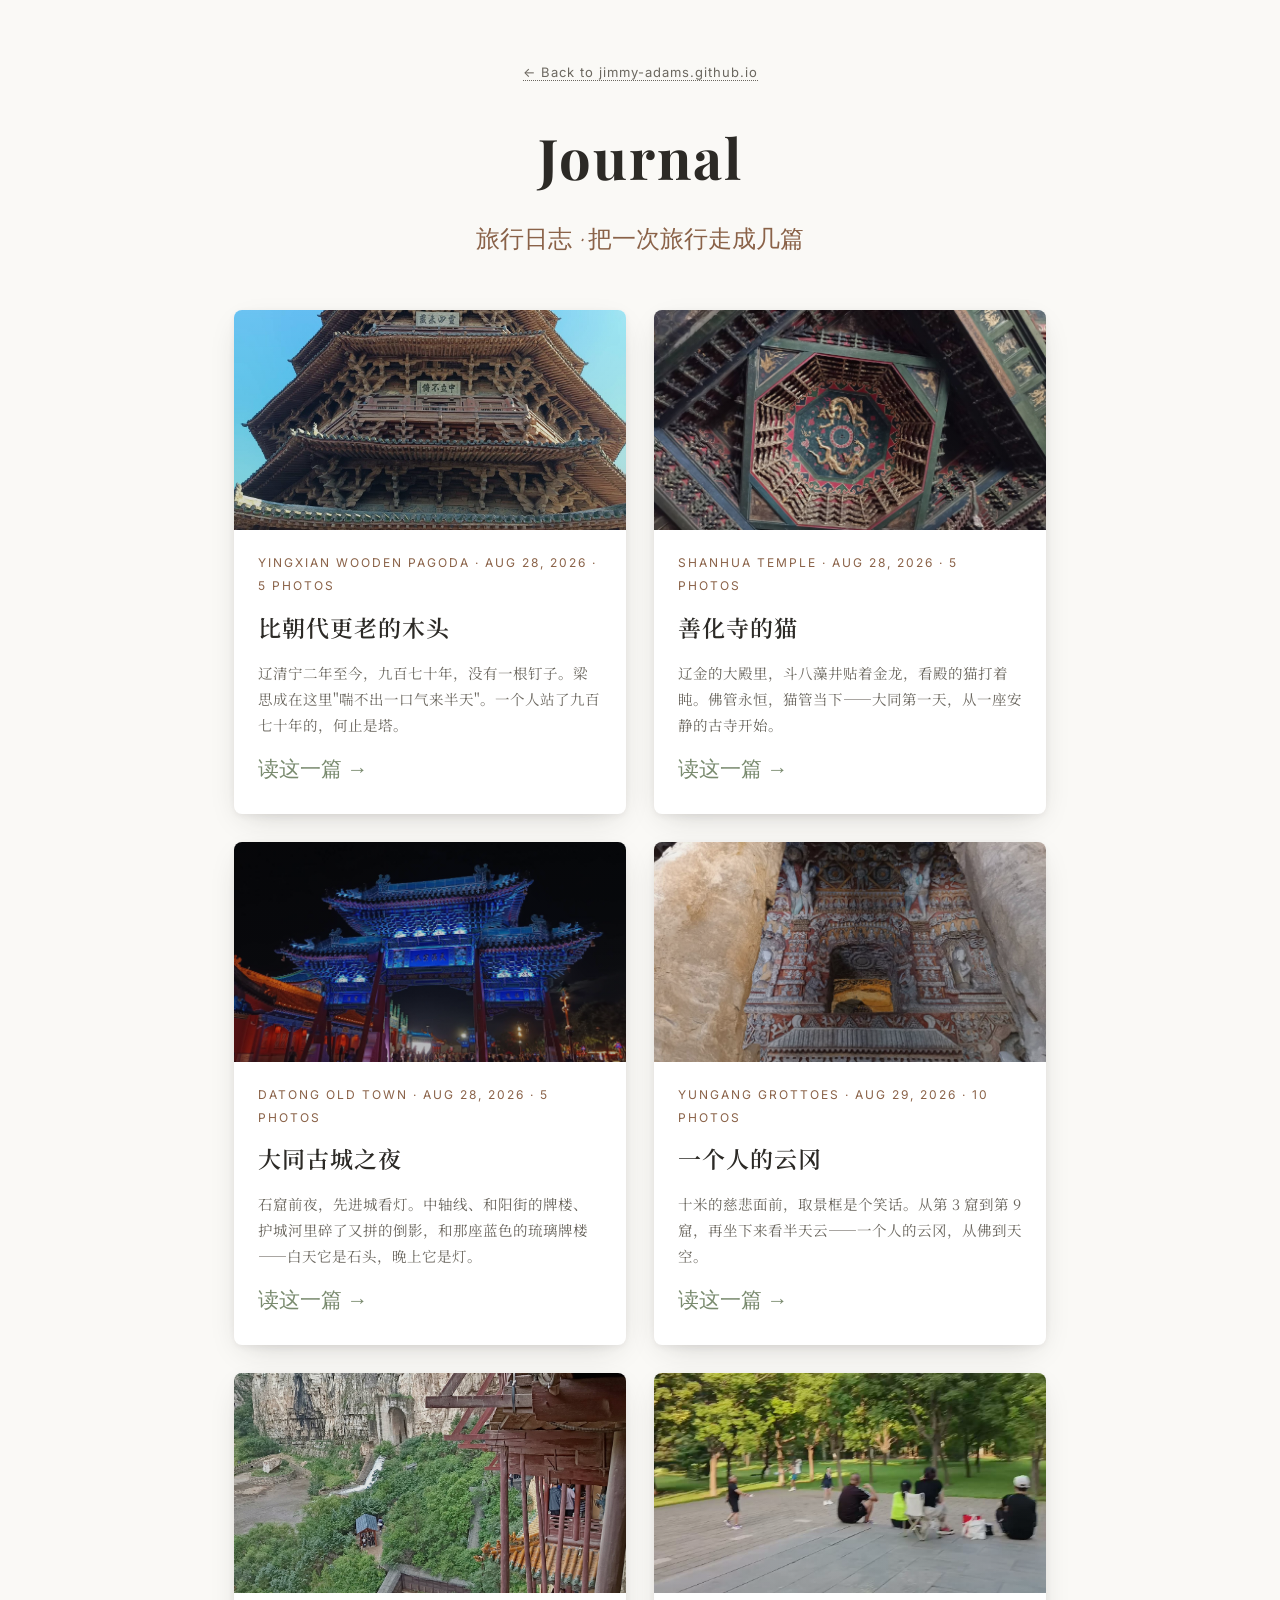
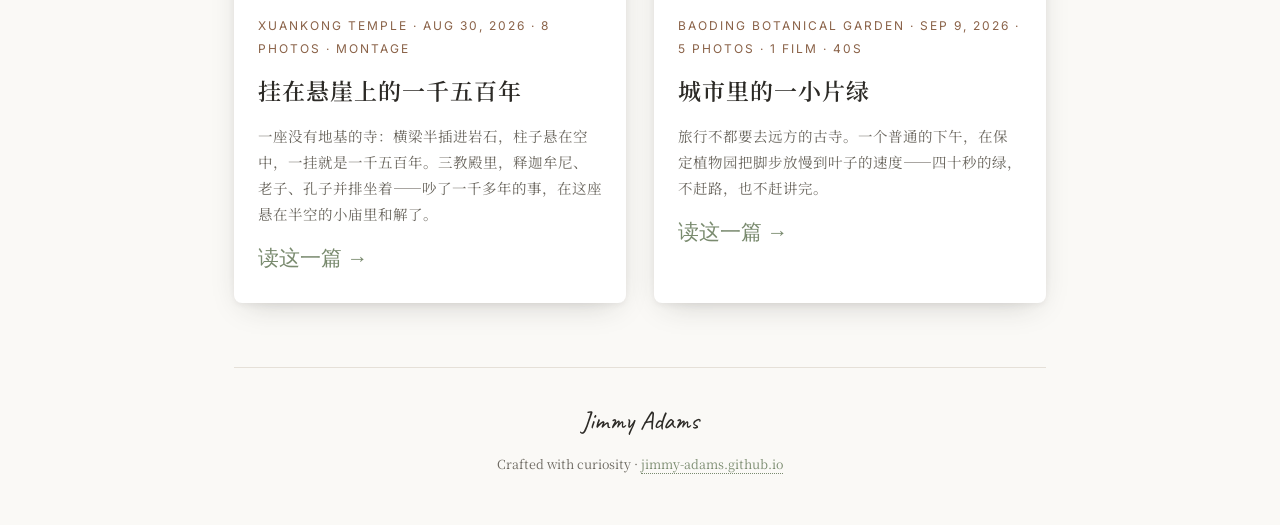
<file: journal/index.html>
<!DOCTYPE html>
<html lang="zh-CN">
<head>
  <meta charset="UTF-8">
  <meta name="viewport" content="width=device-width, initial-scale=1.0">
  <title>Journal · Jimmy's Travel Journals</title>
  <link rel="preconnect" href="https://fonts.googleapis.com">
  <link rel="preconnect" href="https://fonts.gstatic.com" crossorigin>
  <link href="https://fonts.googleapis.com/css2?family=Playfair+Display:ital,wght@0,400;0,700;1,400&family=Inter:wght@300;400;500&family=Caveat:wght@400;700&family=Noto+Serif+SC:wght@400;600&display=swap" rel="stylesheet">
  <style>
    :root {
      --bg: #FAF9F6;
      --ink: #2C2A26;
      --ink-soft: #6B675F;
      --sand: #A67B5B;
      --sand-deep: #8A6248;
      --moss: #7A8B6F;
      --line: #E5E0D8;
    }
    * { margin: 0; padding: 0; box-sizing: border-box; }
    body {
      background: var(--bg);
      color: var(--ink);
      font-family: 'Noto Serif SC', 'Inter', serif;
      line-height: 1.9;
      -webkit-font-smoothing: antialiased;
      min-height: 100vh;
    }

    .page { max-width: 860px; margin: 0 auto; padding: 0 24px; }

    header.top {
      padding: 56px 0 36px;
      text-align: center;
    }
    header.top .back-home {
      font-family: 'Inter', sans-serif;
      font-size: 13px;
      letter-spacing: 1px;
      color: var(--ink-soft);
      text-decoration: none;
      border-bottom: 1px dotted var(--ink-soft);
    }
    header.top h1 {
      font-family: 'Playfair Display', 'Noto Serif SC', serif;
      font-size: clamp(36px, 6vw, 56px);
      font-weight: 700;
      margin-top: 18px;
      letter-spacing: 2px;
    }
    header.top .sub {
      font-family: 'Caveat', cursive;
      font-size: 24px;
      color: var(--sand-deep);
      margin-top: 6px;
    }

    .cards {
      display: grid;
      grid-template-columns: repeat(auto-fit, minmax(340px, 1fr));
      gap: 28px;
      padding: 12px 0 64px;
    }

    a.card {
      display: block;
      text-decoration: none;
      color: var(--ink);
      background: #fff;
      border-radius: 8px;
      overflow: hidden;
      box-shadow: 0 10px 30px -12px rgba(44,42,38,.25), 0 2px 6px rgba(44,42,38,.06);
      transition: transform .35s ease, box-shadow .35s ease;
    }
    a.card:hover {
      transform: translateY(-6px);
      box-shadow: 0 22px 44px -16px rgba(44,42,38,.35), 0 4px 10px rgba(44,42,38,.08);
    }
    .card .cover {
      height: 220px;
      background-size: cover;
      background-position: center;
    }
    .card .body { padding: 22px 24px 24px; }
    .card .meta {
      font-family: 'Inter', sans-serif;
      font-size: 12px;
      letter-spacing: 2px;
      color: var(--sand-deep);
      text-transform: uppercase;
    }
    .card h2 {
      font-family: 'Noto Serif SC', serif;
      font-weight: 600;
      font-size: 23px;
      letter-spacing: 1px;
      margin: 8px 0 10px;
    }
    .card p {
      font-size: 14.5px;
      color: var(--ink-soft);
      line-height: 1.8;
    }
    .card .more {
      font-family: 'Caveat', cursive;
      font-size: 21px;
      color: var(--moss);
      margin-top: 12px;
      display: block;
    }

    footer.page-foot {
      text-align: center;
      padding: 28px 20px 48px;
      color: var(--ink-soft);
      border-top: 1px solid var(--line);
    }
    footer.page-foot a { color: var(--moss); text-decoration: none; border-bottom: 1px dotted var(--moss); }
    footer.page-foot .hand-sign { font-family: 'Caveat', cursive; font-size: 26px; color: var(--ink); }
  </style>
  <style>
    .visits { margin-top: 16px; font-family: 'Inter', -apple-system, sans-serif;
      font-size: 12.5px; letter-spacing: 1px; color: #6B675F; }
  </style>
</head>
<body>
  <div class="page">
    <header class="top">
      <a class="back-home" href="../">← Back to jimmy-adams.github.io</a>
      <h1>Journal</h1>
      <div class="sub">旅行日志 · 把一次旅行走成几篇</div>
    </header>

    <div class="cards">
      <a class="card" href="yingxian/">
        <div class="cover" style="background-image: linear-gradient(180deg, rgba(18,22,30,.05), rgba(18,22,30,.18)), url('yingxian/photos/01-pagoda-north.jpg');"></div>
        <div class="body">
          <div class="meta">Yingxian Wooden Pagoda · Aug 28, 2026 · 5 photos</div>
          <h2>比朝代更老的木头</h2>
          <p>辽清宁二年至今，九百七十年，没有一根钉子。梁思成在这里"喘不出一口气来半天"。一个人站了九百七十年的，何止是塔。</p>
          <span class="more">读这一篇 →</span>
        </div>
      </a>

      <a class="card" href="shanhua/">
        <div class="cover" style="background-image: linear-gradient(180deg, rgba(20,16,12,.05), rgba(20,16,12,.15)), url('shanhua/photos/03-caisson.jpg');"></div>
        <div class="body">
          <div class="meta">Shanhua Temple · Aug 28, 2026 · 5 photos</div>
          <h2>善化寺的猫</h2>
          <p>辽金的大殿里，斗八藻井贴着金龙，看殿的猫打着盹。佛管永恒，猫管当下——大同第一天，从一座安静的古寺开始。</p>
          <span class="more">读这一篇 →</span>
        </div>
      </a>

      <a class="card" href="datong-night/">
        <div class="cover" style="background-image: linear-gradient(180deg, rgba(10,14,22,.1), rgba(10,14,22,.3)), url('datong-night/photos/05-blue-paifang.jpg');"></div>
        <div class="body">
          <div class="meta">Datong Old Town · Aug 28, 2026 · 5 photos</div>
          <h2>大同古城之夜</h2>
          <p>石窟前夜，先进城看灯。中轴线、和阳街的牌楼、护城河里碎了又拼的倒影，和那座蓝色的琉璃牌楼——白天它是石头，晚上它是灯。</p>
          <span class="more">读这一篇 →</span>
        </div>
      </a>

      <a class="card" href="yungang/">
        <div class="cover" style="background-image: linear-gradient(180deg, rgba(20,16,12,.05), rgba(20,16,12,.15)), url('yungang/photos/06-cave9-gateway.jpg');"></div>
        <div class="body">
          <div class="meta">Yungang Grottoes · Aug 29, 2026 · 10 photos</div>
          <h2>一个人的云冈</h2>
          <p>十米的慈悲面前，取景框是个笑话。从第 3 窟到第 9 窟，再坐下来看半天云——一个人的云冈，从佛到天空。</p>
          <span class="more">读这一篇 →</span>
        </div>
      </a>

      <a class="card" href="xuankong/">
        <div class="cover" style="background-image: linear-gradient(180deg, rgba(20,16,12,.05), rgba(20,16,12,.15)), url('xuankong/photos/02-hanging-view.jpg');"></div>
        <div class="body">
          <div class="meta">Xuankong Temple · Aug 30, 2026 · 8 photos · montage</div>
          <h2>挂在悬崖上的一千五百年</h2>
          <p>一座没有地基的寺：横梁半插进岩石，柱子悬在空中，一挂就是一千五百年。三教殿里，释迦牟尼、老子、孔子并排坐着——吵了一千多年的事，在这座悬在半空的小庙里和解了。</p>
          <span class="more">读这一篇 →</span>
        </div>
      </a>

      <a class="card" href="baoding/">
        <div class="cover" style="background-image: linear-gradient(180deg, rgba(20,16,12,.05), rgba(20,16,12,.15)), url('baoding/poster.jpg');"></div>
        <div class="body">
          <div class="meta">Baoding Botanical Garden · Sep 9, 2026 · 5 photos · 1 film · 40s</div>
          <h2>城市里的一小片绿</h2>
          <p>旅行不都要去远方的古寺。一个普通的下午，在保定植物园把脚步放慢到叶子的速度——四十秒的绿，不赶路，也不赶讲完。</p>
          <span class="more">读这一篇 →</span>
        </div>
      </a>

</div>

    <footer class="page-foot">
      <div class="hand-sign">Jimmy Adams</div>
      <p style="font-size:12.5px; margin-top:8px;">Crafted with curiosity · <a href="../">jimmy-adams.github.io</a></p>
        <div id="visit-count" class="visits"></div>
</footer>
  </div>
  <script src="/assets/stats.js" defer></script>
</body>
</html>
</file>
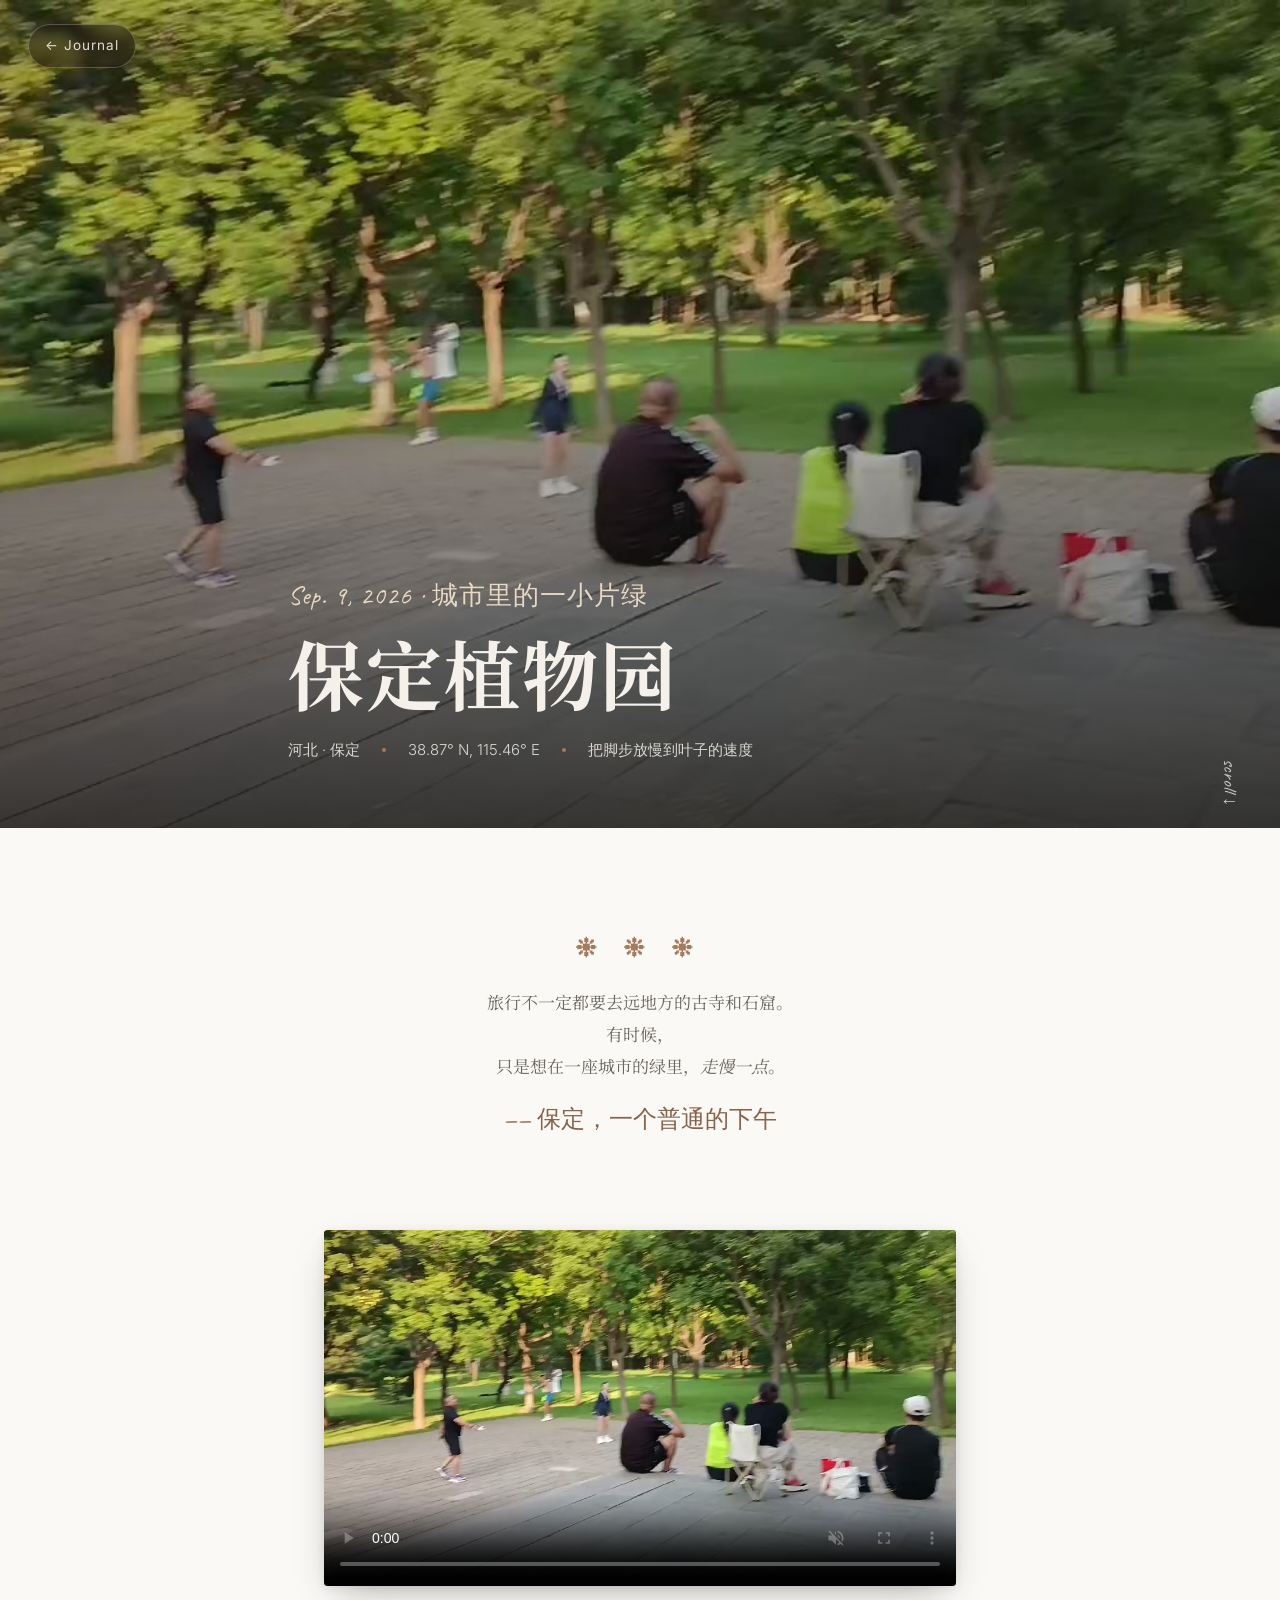
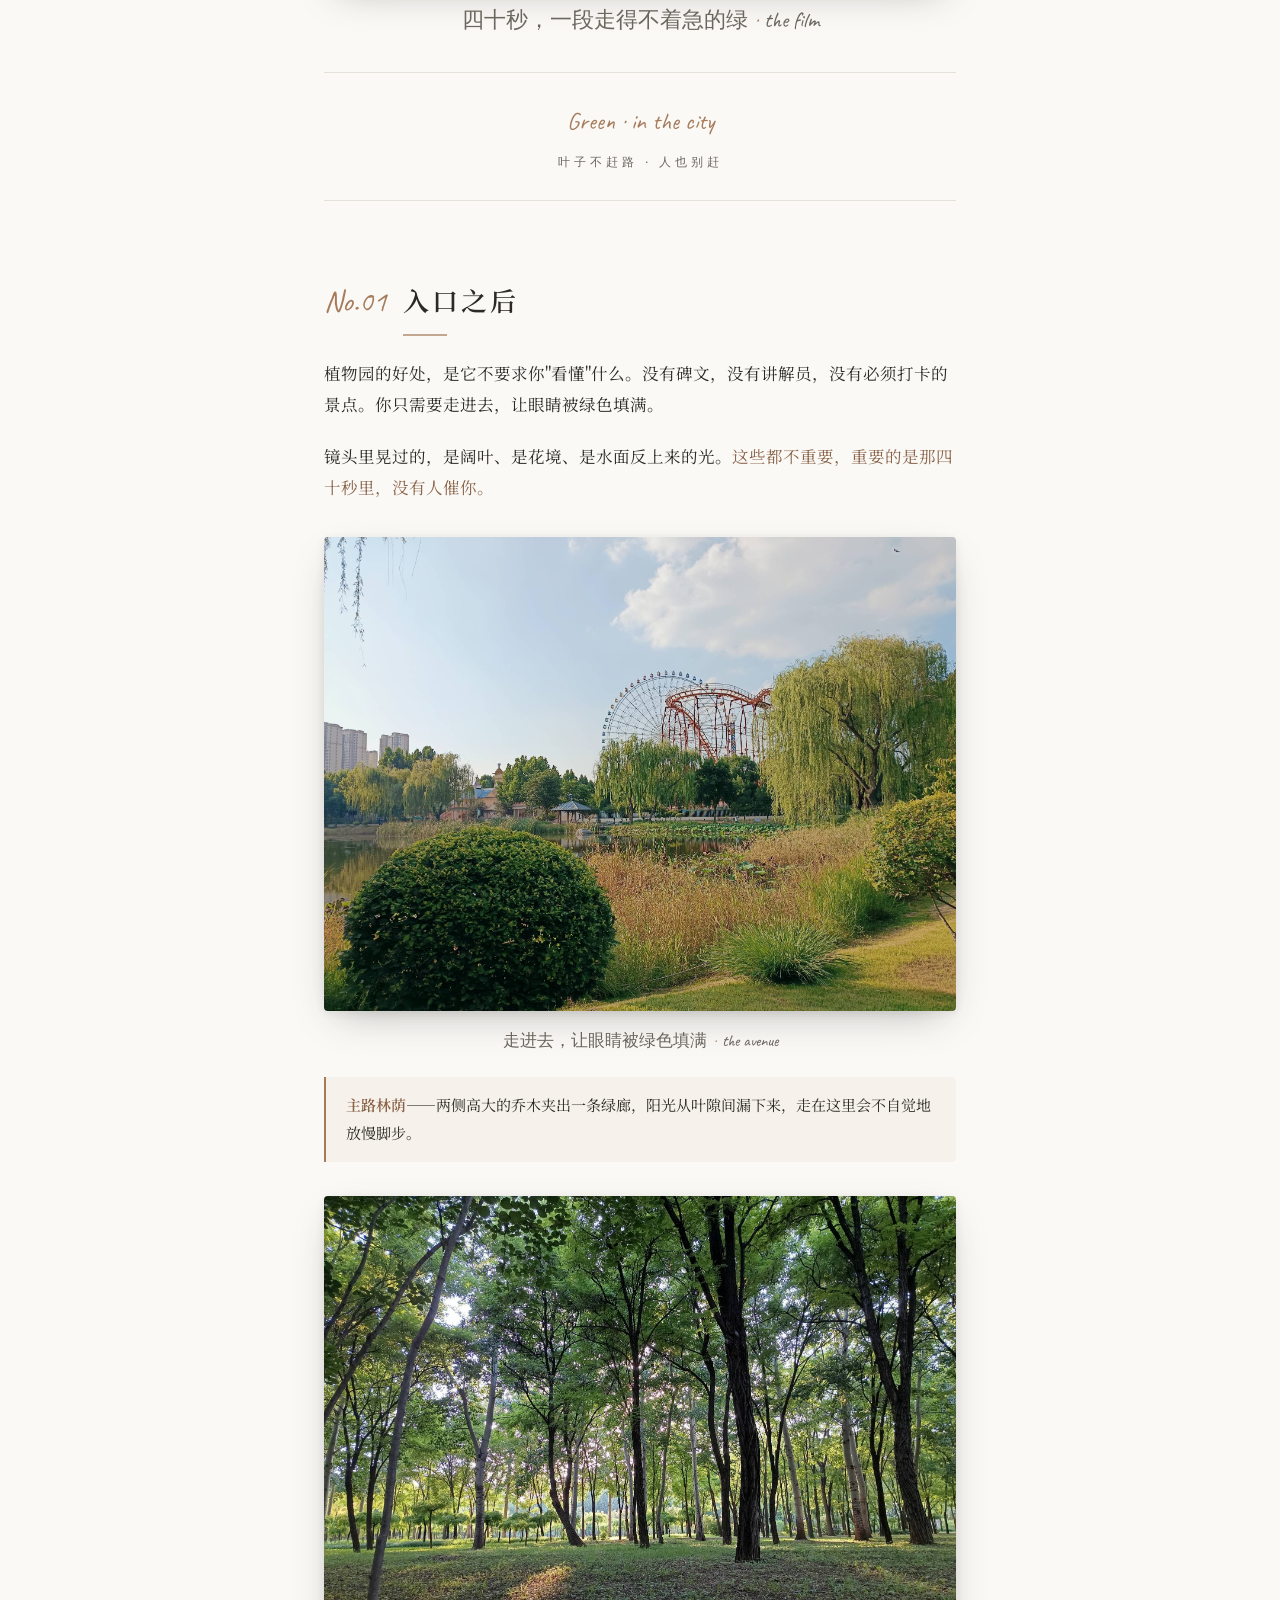
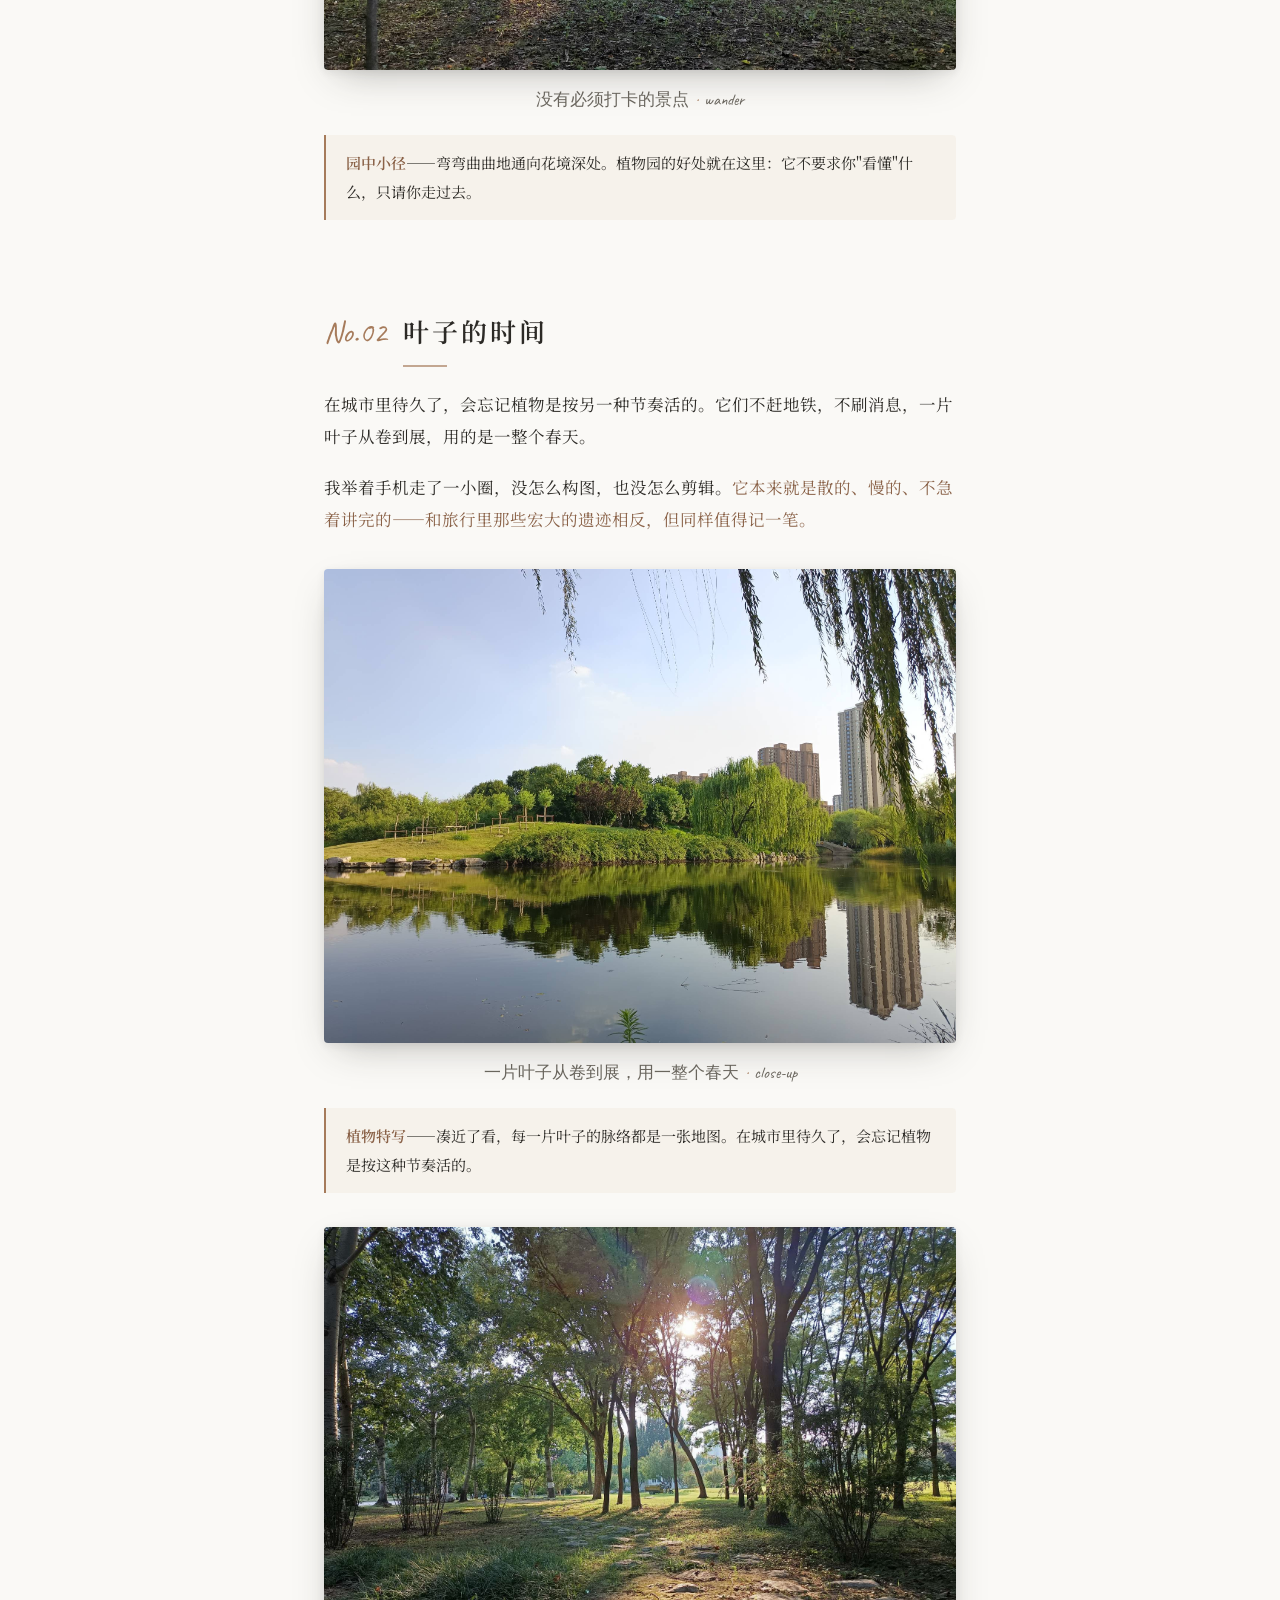
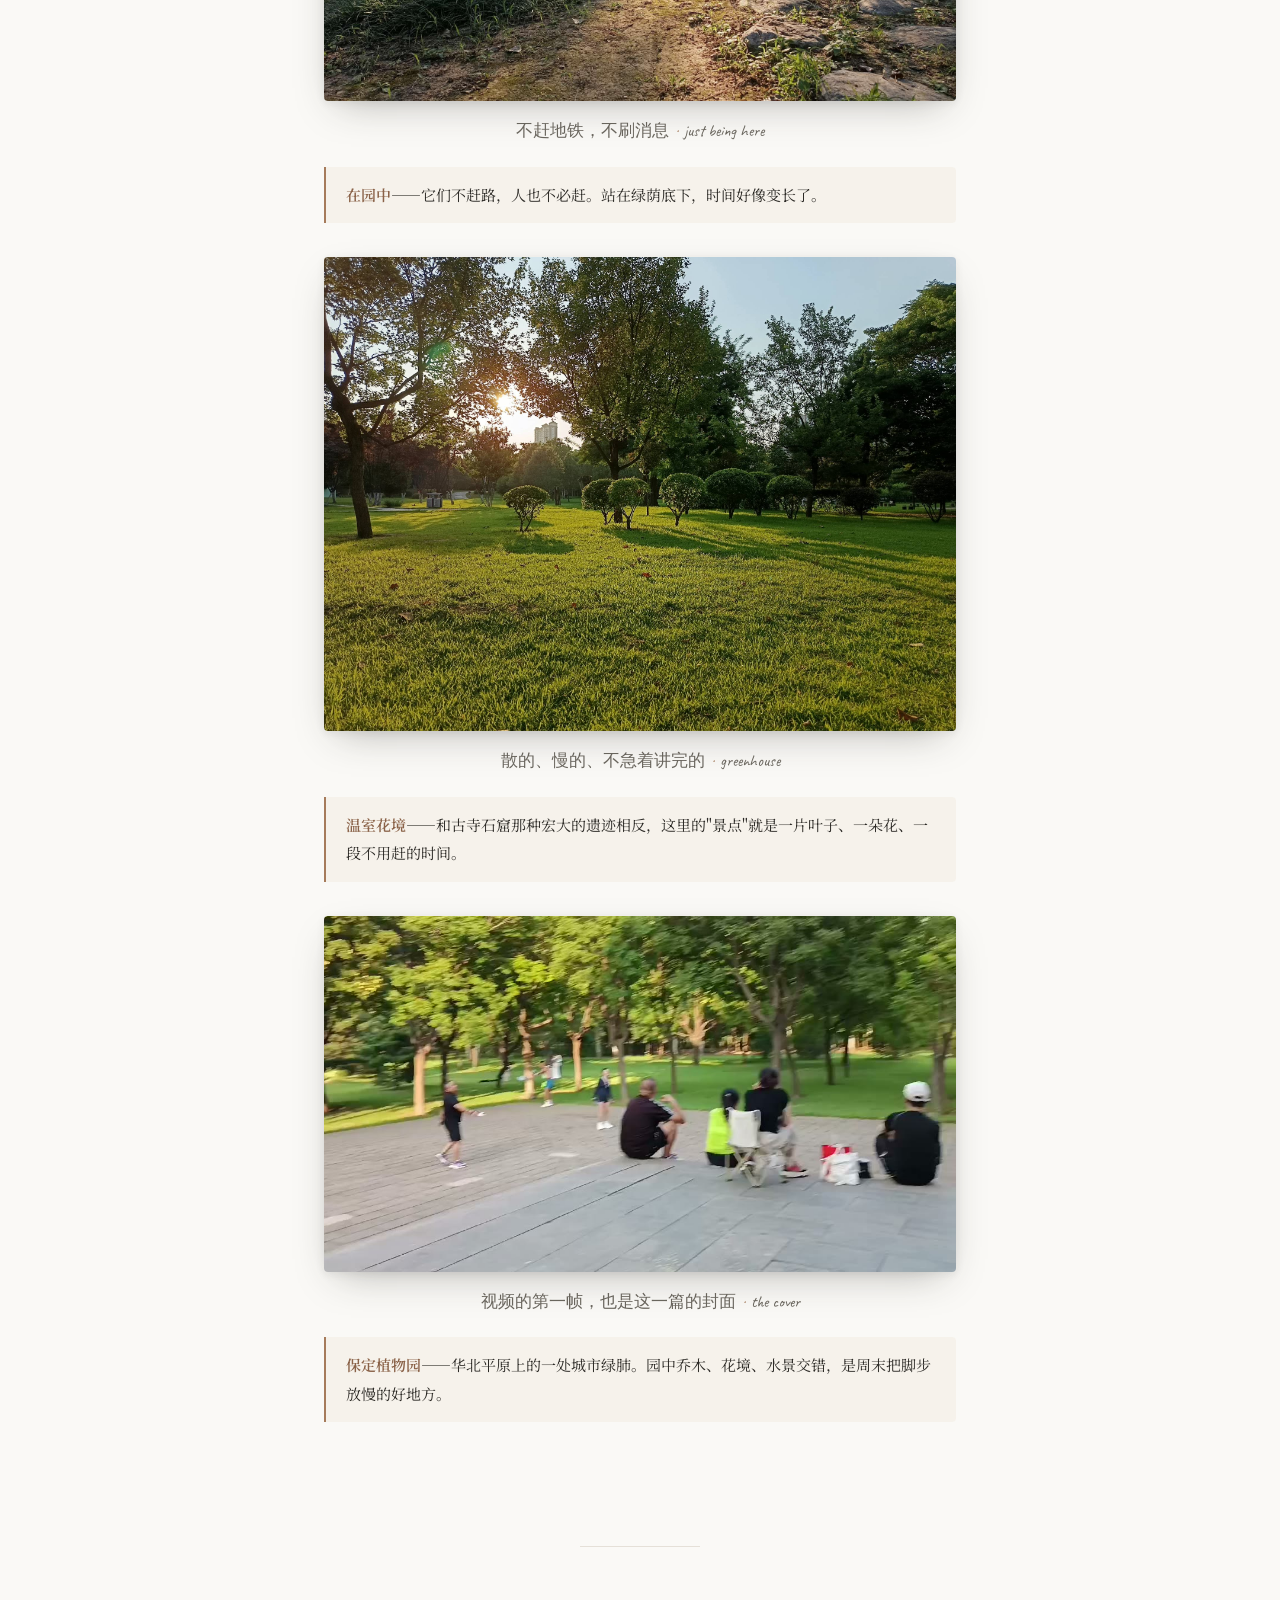
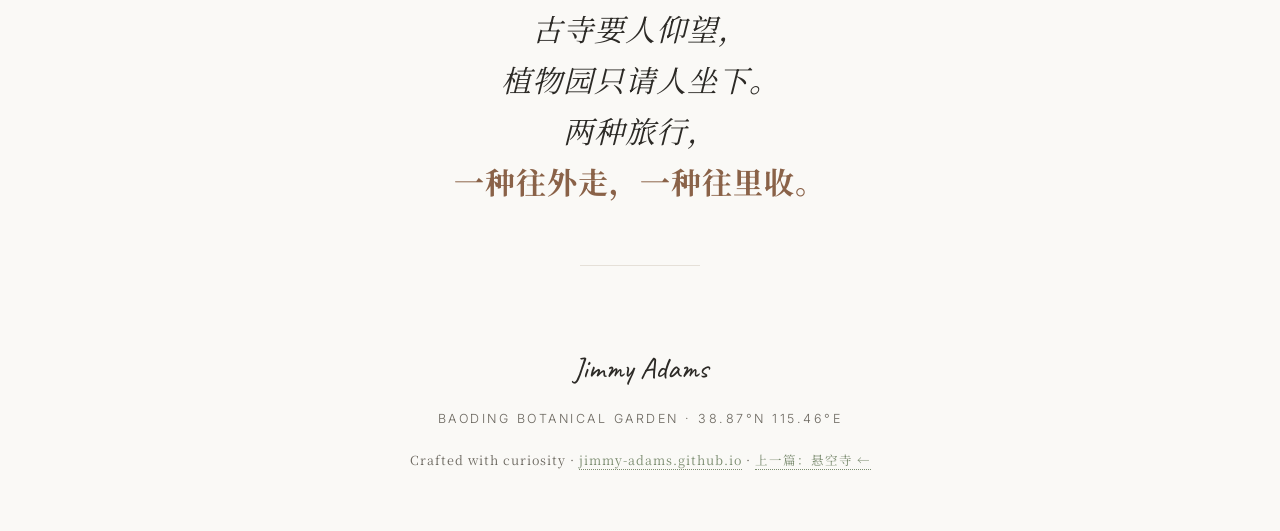
<file: journal/baoding/index.html>
<!DOCTYPE html>
<html lang="zh-CN">
<head>
  <meta charset="UTF-8">
  <meta name="viewport" content="width=device-width, initial-scale=1.0">
  <title>城市里的一小片绿 · Jimmy's Travel Journal</title>
  <link rel="preconnect" href="https://fonts.googleapis.com">
  <link rel="preconnect" href="https://fonts.gstatic.com" crossorigin>
  <link href="https://fonts.googleapis.com/css2?family=Playfair+Display:ital,wght@0,400;0,700;1,400&family=Inter:wght@300;400;500&family=Caveat:wght@400;700&family=Noto+Serif+SC:wght@400;600&display=swap" rel="stylesheet">
  <style>
    :root {
      --bg: #FAF9F6;
      --ink: #2C2A26;
      --ink-soft: #6B675F;
      --sand: #A67B5B;
      --sand-deep: #8A6248;
      --moss: #7A8B6F;
      --line: #E5E0D8;
    }
    * { margin: 0; padding: 0; box-sizing: border-box; }
    html { scroll-behavior: smooth; }
    body {
      background: var(--bg);
      color: var(--ink);
      font-family: 'Noto Serif SC', 'Inter', serif;
      line-height: 1.9;
      -webkit-font-smoothing: antialiased;
    }

    /* ---------- Hero ---------- */
    .hero {
      position: relative;
      min-height: 92vh;
      display: flex;
      align-items: flex-end;
      background-image: linear-gradient(180deg, rgba(20,16,12,.25) 0%, rgba(20,16,12,.15) 40%, rgba(20,16,12,.78) 100%), url('poster.jpg');
      background-size: cover;
      background-position: center 50%;
    }
    .hero-inner {
      width: 100%;
      max-width: 760px;
      margin: 0 auto;
      padding: 0 28px 64px;
      color: #F5F1EA;
    }
    .hero-meta {
      font-family: 'Caveat', cursive;
      font-size: 26px;
      color: #E8D9C4;
      letter-spacing: 1px;
    }
    .hero h1 {
      font-family: 'Playfair Display', 'Noto Serif SC', serif;
      font-size: clamp(44px, 8vw, 76px);
      font-weight: 700;
      line-height: 1.15;
      margin: 10px 0 18px;
      letter-spacing: 2px;
    }
    .hero-sub {
      font-family: 'Inter', sans-serif;
      font-weight: 300;
      font-size: 15px;
      color: rgba(245,241,234,.85);
      display: flex;
      flex-wrap: wrap;
      gap: 8px 22px;
      align-items: center;
    }
    .hero-sub .dot { width: 4px; height: 4px; border-radius: 50%; background: var(--sand); }
    .hero-scroll {
      position: absolute;
      bottom: 22px;
      right: 32px;
      font-family: 'Caveat', cursive;
      color: rgba(245,241,234,.75);
      font-size: 19px;
      writing-mode: vertical-rl;
      animation: floaty 2.6s ease-in-out infinite;
    }
    @keyframes floaty { 0%,100% { transform: translateY(0); } 50% { transform: translateY(8px); } }

    /* ---------- 主体 ---------- */
    .journal { max-width: 680px; margin: 0 auto; padding: 72px 24px 40px; }

    .prologue { text-align: center; padding: 26px 0 54px; }
    .prologue .ornament { font-size: 22px; color: var(--sand); letter-spacing: 10px; }
    .prologue p { font-size: 17px; color: var(--ink-soft); margin-top: 18px; }
    .prologue .hand {
      font-family: 'Caveat', cursive;
      font-size: 24px;
      color: var(--sand-deep);
      display: block;
      margin-top: 14px;
    }

    .part-divider {
      text-align: center;
      margin: 0 0 72px;
      padding: 26px 0;
      border-top: 1px solid var(--line);
      border-bottom: 1px solid var(--line);
    }
    .part-divider .cn { font-family: 'Caveat', cursive; font-size: 24px; color: var(--sand); }
    .part-divider .en { font-family: 'Inter', sans-serif; font-size: 12px; letter-spacing: 4px; color: var(--ink-soft); margin-top: 6px; }

    section.chapter { margin: 0 0 84px; }
    .chapter-head { display: flex; align-items: baseline; gap: 16px; margin-bottom: 22px; }
    .chapter-no { font-family: 'Caveat', cursive; font-size: 30px; color: var(--sand); white-space: nowrap; }
    .chapter-title {
      font-family: 'Noto Serif SC', serif;
      font-weight: 600;
      font-size: 26px;
      letter-spacing: 3px;
    }
    .chapter-title::after {
      content: '';
      display: block;
      width: 44px; height: 2px;
      background: var(--sand);
      margin-top: 10px;
      opacity: .65;
    }
    .chapter p { margin-bottom: 20px; font-size: 16.5px; }
    .chapter p em { font-style: normal; color: var(--sand-deep); }

    /* 视频 */
    .vlog-wrap { margin: 34px 0 30px; }
    .vlog-wrap video {
      width: 100%;
      display: block;
      border-radius: 4px;
      background: #14100C;
      box-shadow: 0 14px 38px -14px rgba(44,42,38,.4), 0 2px 8px rgba(44,42,38,.08);
    }
    .vlog-caption {
      font-family: 'Caveat', cursive;
      font-size: 22px;
      color: var(--ink-soft);
      text-align: center;
      margin: 14px 0 0;
    }
    .vlog-caption span { color: var(--sand); margin: 0 6px; }

    .photo-card { margin: 34px 0 26px; }
    .photo-frame {
      position: relative;
      border-radius: 4px;
      overflow: hidden;
      box-shadow: 0 14px 38px -14px rgba(44,42,38,.35), 0 2px 8px rgba(44,42,38,.08);
    }
    .photo-frame img { width: 100%; display: block; transition: transform 1.2s ease; }
    .photo-frame:hover img { transform: scale(1.025); }
    .photo-caption {
      font-family: 'Caveat', cursive;
      font-size: 22px;
      color: var(--ink-soft);
      text-align: center;
      margin: 14px 0 0;
    }
    .photo-caption span { color: var(--sand); margin: 0 6px; }
    .photo-note {
      background: rgba(244,238,228,.6);
      border-left: 2px solid var(--sand);
      padding: 14px 20px;
      margin-top: 14px;
      font-size: 15px;
      color: var(--ink);
      border-radius: 0 4px 4px 0;
    }
    .photo-note em { font-style: normal; color: var(--sand-deep); font-weight: 600; }

    .reveal { opacity: 0; transform: translateY(26px); transition: opacity .9s ease, transform .9s ease; }
    .reveal.visible { opacity: 1; transform: none; }

    /* ---------- 尾声 ---------- */
    .epilogue {
      max-width: 680px;
      margin: 0 auto 30px;
      padding: 58px 24px;
      text-align: center;
      position: relative;
    }
    .epilogue::before, .epilogue::after {
      content: '';
      position: absolute;
      left: 50%; transform: translateX(-50%);
      width: 120px; height: 1px;
      background: var(--line);
    }
    .epilogue::before { top: 0; }
    .epilogue::after { bottom: 0; }
    .epilogue .quote {
      font-family: 'Playfair Display', 'Noto Serif SC', serif;
      font-size: clamp(22px, 3.6vw, 30px);
      font-style: italic;
      line-height: 1.7;
      letter-spacing: 1px;
    }
    .epilogue .quote strong { font-style: normal; color: var(--sand-deep); }

    /* ---------- Footer ---------- */
    footer { text-align: center; padding: 44px 20px 58px; color: var(--ink-soft); }
    footer .hand-sign { font-family: 'Caveat', cursive; font-size: 30px; color: var(--ink); }
    footer .coords {
      font-family: 'Inter', sans-serif;
      font-weight: 300;
      font-size: 12.5px;
      letter-spacing: 2.5px;
      color: var(--ink-soft);
      margin-top: 10px;
    }
    footer .foot-note { font-size: 12.5px; margin-top: 18px; letter-spacing: 1px; }
    footer .foot-note a { color: var(--moss); text-decoration: none; border-bottom: 1px dotted var(--moss); }
  </style>
  <style>
    .visits { margin-top: 16px; font-family: 'Inter', -apple-system, sans-serif;
      font-size: 12.5px; letter-spacing: 1px; color: #6B675F; }
  </style>
</head>
<body>

  <!-- Hero -->
  <header class="hero">
    <a class="hero-back" href="../" style="position:absolute;top:24px;left:28px;font-family:Inter,sans-serif;font-size:13.5px;letter-spacing:1px;color:rgba(245,241,234,.9);text-decoration:none;background:rgba(20,16,12,.45);padding:8px 16px;border-radius:999px;backdrop-filter:blur(6px);border:1px solid rgba(245,241,234,.25);z-index:5;">← Journal</a>
    <div class="hero-inner">
      <div class="hero-meta">Sep. 9, 2026 · 城市里的一小片绿</div>
      <h1>保定植物园</h1>
      <div class="hero-sub">
        <span>河北 · 保定</span>
        <span class="dot"></span>
        <span>38.87° N, 115.46° E</span>
        <span class="dot"></span>
        <span>把脚步放慢到叶子的速度</span>
      </div>
    </div>
    <div class="hero-scroll">scroll ↓</div>
  </header>

  <div class="journal">
    <!-- 序 -->
    <div class="prologue reveal">
      <div class="ornament">❋ ❋ ❋</div>
      <p>旅行不一定都要去远地方的古寺和石窟。<br>
      有时候，<br>
      只是想在一座城市的绿里，<em>走慢一点</em>。</p>
      <span class="hand">—— 保定，一个普通的下午</span>
    </div>

    <!-- 视频 -->
    <div class="vlog-wrap reveal">
      <video src="baoding.mp4" controls muted playsinline preload="metadata" poster="poster.jpg"></video>
      <p class="photo-caption">四十秒，一段走得不着急的绿<span>·</span>the film</p>
    </div>

    <!-- ============ 上篇 · 绿 ============ -->
    <div class="part-divider reveal">
      <div class="cn">Green · in the city</div>
      <div class="en">叶子不赶路 · 人也别赶</div>
    </div>

    <!-- 第一章 -->
    <section class="chapter reveal">
      <div class="chapter-head">
        <span class="chapter-no">No.01</span>
        <h2 class="chapter-title">入口之后</h2>
      </div>
      <p>植物园的好处，是它不要求你"看懂"什么。没有碑文，没有讲解员，没有必须打卡的景点。你只需要走进去，让眼睛被绿色填满。</p>
      <p>镜头里晃过的，是阔叶、是花境、是水面反上来的光。<em>这些都不重要，重要的是那四十秒里，没有人催你。</em></p>
      <div class="photo-card">
        <div class="photo-frame">
          <img src="photos/01-avenue.jpg" alt="植物园林荫大道" loading="lazy">
        </div>
        <p class="photo-caption">走进去，让眼睛被绿色填满<span>·</span>the avenue</p>
        <div class="photo-note"><em>主路林荫</em>——两侧高大的乔木夹出一条绿廊，阳光从叶隙间漏下来，走在这里会不自觉地放慢脚步。</div>
      </div>
      <div class="photo-card">
        <div class="photo-frame">
          <img src="photos/04-garden-path.jpg" alt="园中小径" loading="lazy">
        </div>
        <p class="photo-caption">没有必须打卡的景点<span>·</span>wander</p>
        <div class="photo-note"><em>园中小径</em>——弯弯曲曲地通向花境深处。植物园的好处就在这里：它不要求你"看懂"什么，只请你走过去。</div>
      </div>
    </section>

    <!-- 第二章 -->
    <section class="chapter reveal">
      <div class="chapter-head">
        <span class="chapter-no">No.02</span>
        <h2 class="chapter-title">叶子的时间</h2>
      </div>
      <p>在城市里待久了，会忘记植物是按另一种节奏活的。它们不赶地铁，不刷消息，一片叶子从卷到展，用的是一整个春天。</p>
      <p>我举着手机走了一小圈，没怎么构图，也没怎么剪辑。<em>它本来就是散的、慢的、不急着讲完的——和旅行里那些宏大的遗迹相反，但同样值得记一笔。</em></p>
      <div class="photo-card">
        <div class="photo-frame">
          <img src="photos/02-plants-close.jpg" alt="植物特写" loading="lazy">
        </div>
        <p class="photo-caption">一片叶子从卷到展，用一整个春天<span>·</span>close-up</p>
        <div class="photo-note"><em>植物特写</em>——凑近了看，每一片叶子的脉络都是一张地图。在城市里待久了，会忘记植物是按这种节奏活的。</div>
      </div>
      <div class="photo-card">
        <div class="photo-frame">
          <img src="photos/03-portrait.jpg" alt="在植物园里" loading="lazy">
        </div>
        <p class="photo-caption">不赶地铁，不刷消息<span>·</span>just being here</p>
        <div class="photo-note"><em>在园中</em>——它们不赶路，人也不必赶。站在绿荫底下，时间好像变长了。</div>
      </div>
      <div class="photo-card">
        <div class="photo-frame">
          <img src="photos/05-greenhouse.jpg" alt="温室与花境" loading="lazy">
        </div>
        <p class="photo-caption">散的、慢的、不急着讲完的<span>·</span>greenhouse</p>
        <div class="photo-note"><em>温室花境</em>——和古寺石窟那种宏大的遗迹相反，这里的"景点"就是一片叶子、一朵花、一段不用赶的时间。</div>
      </div>
      <div class="photo-card">
        <div class="photo-frame">
          <img src="poster.jpg" alt="保定植物园" loading="lazy">
        </div>
        <p class="photo-caption">视频的第一帧，也是这一篇的封面<span>·</span>the cover</p>
        <div class="photo-note"><em>保定植物园</em>——华北平原上的一处城市绿肺。园中乔木、花境、水景交错，是周末把脚步放慢的好地方。</div>
      </div>
    </section>

  </div>

  <!-- 尾声 -->
  <div class="epilogue reveal">
    <p class="quote">古寺要人仰望，<br>植物园只请人坐下。<br>两种旅行，<br><strong>一种往外走，一种往里收。</strong></p>
  </div>

  <footer>
    <div class="hand-sign">Jimmy Adams</div>
    <div class="coords">BAODING BOTANICAL GARDEN · 38.87°N 115.46°E</div>
    <p class="foot-note">Crafted with curiosity · <a href="https://jimmy-adams.github.io">jimmy-adams.github.io</a> · <a href="../xuankong/">上一篇：悬空寺 ←</a></p>
    <div id="visit-count" class="visits"></div>
  </footer>

  <script>
    const io = new IntersectionObserver((entries) => {
      entries.forEach(e => { if (e.isIntersecting) { e.target.classList.add('visible'); io.unobserve(e.target); } });
    }, { threshold: 0.08 });
    document.querySelectorAll('.reveal').forEach(el => io.observe(el));
  </script>
  <script src="/assets/stats.js" defer></script>
</body>
</html>
</file>
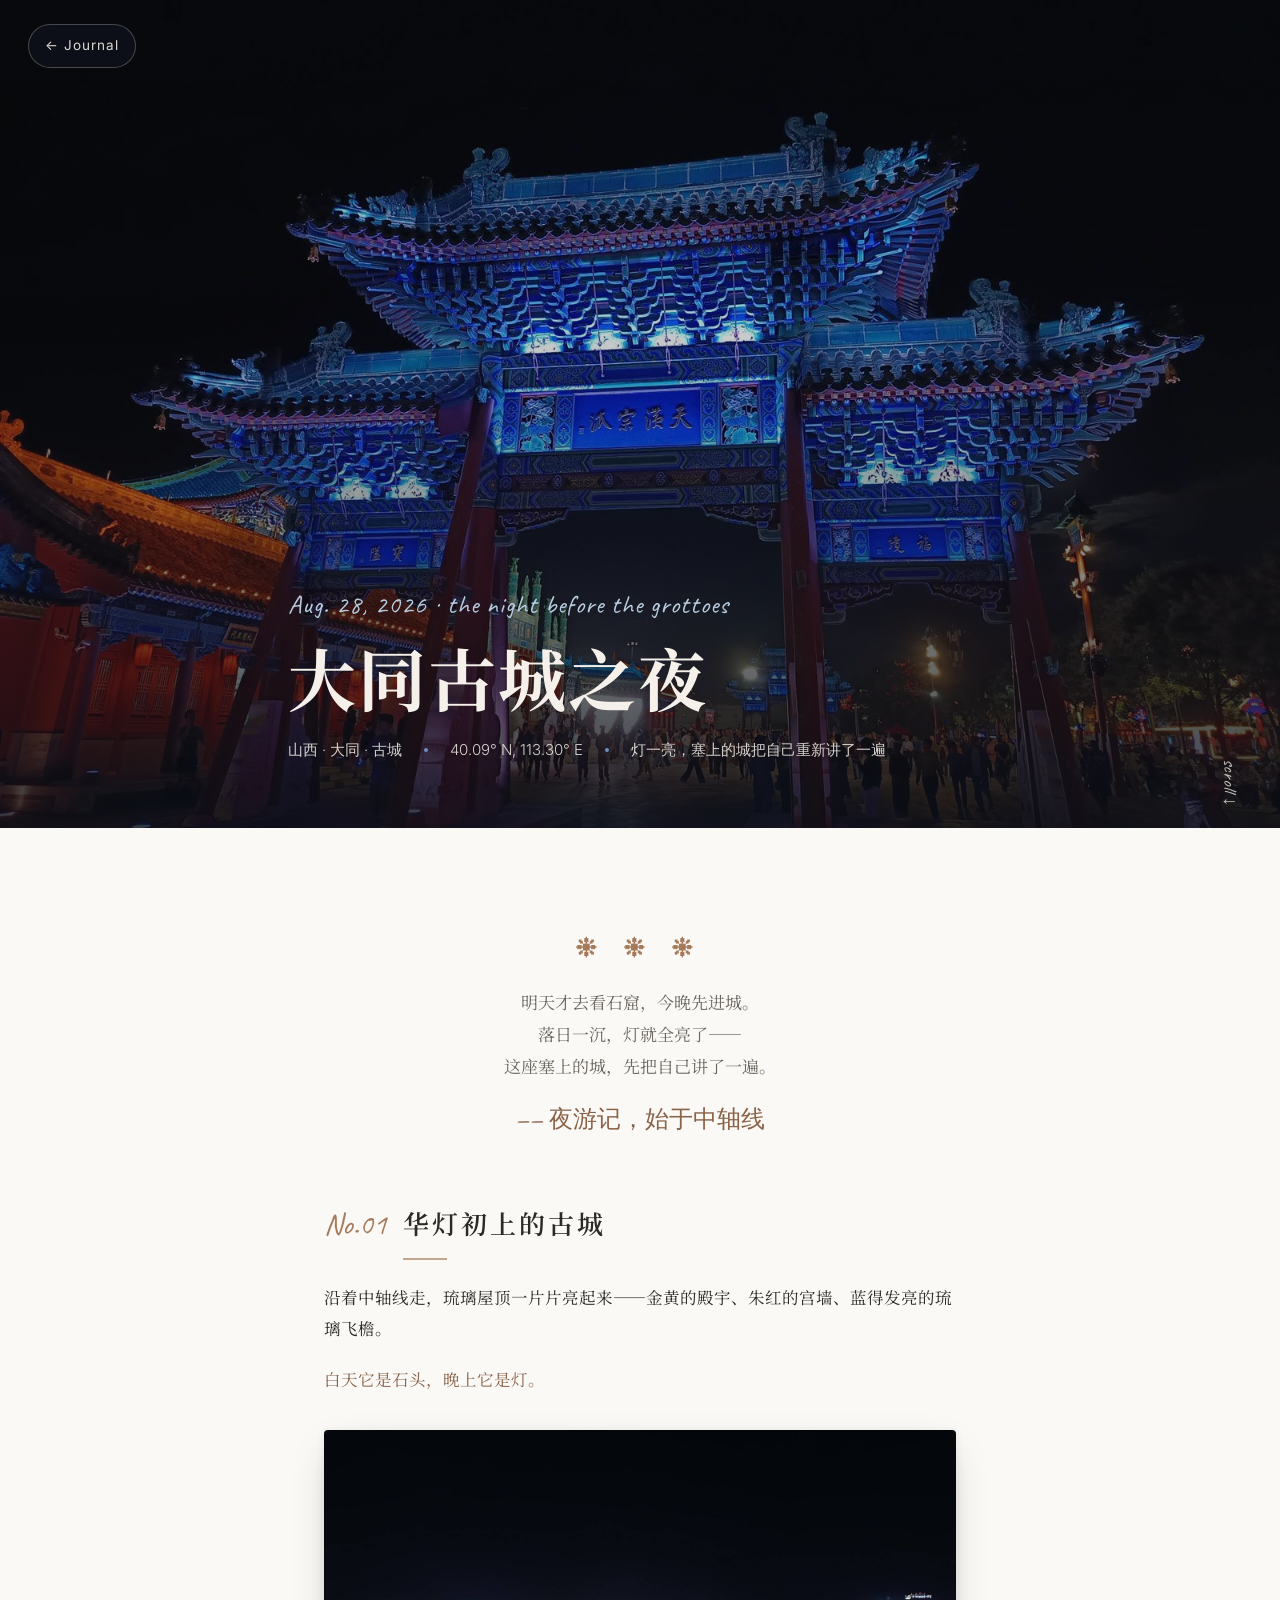
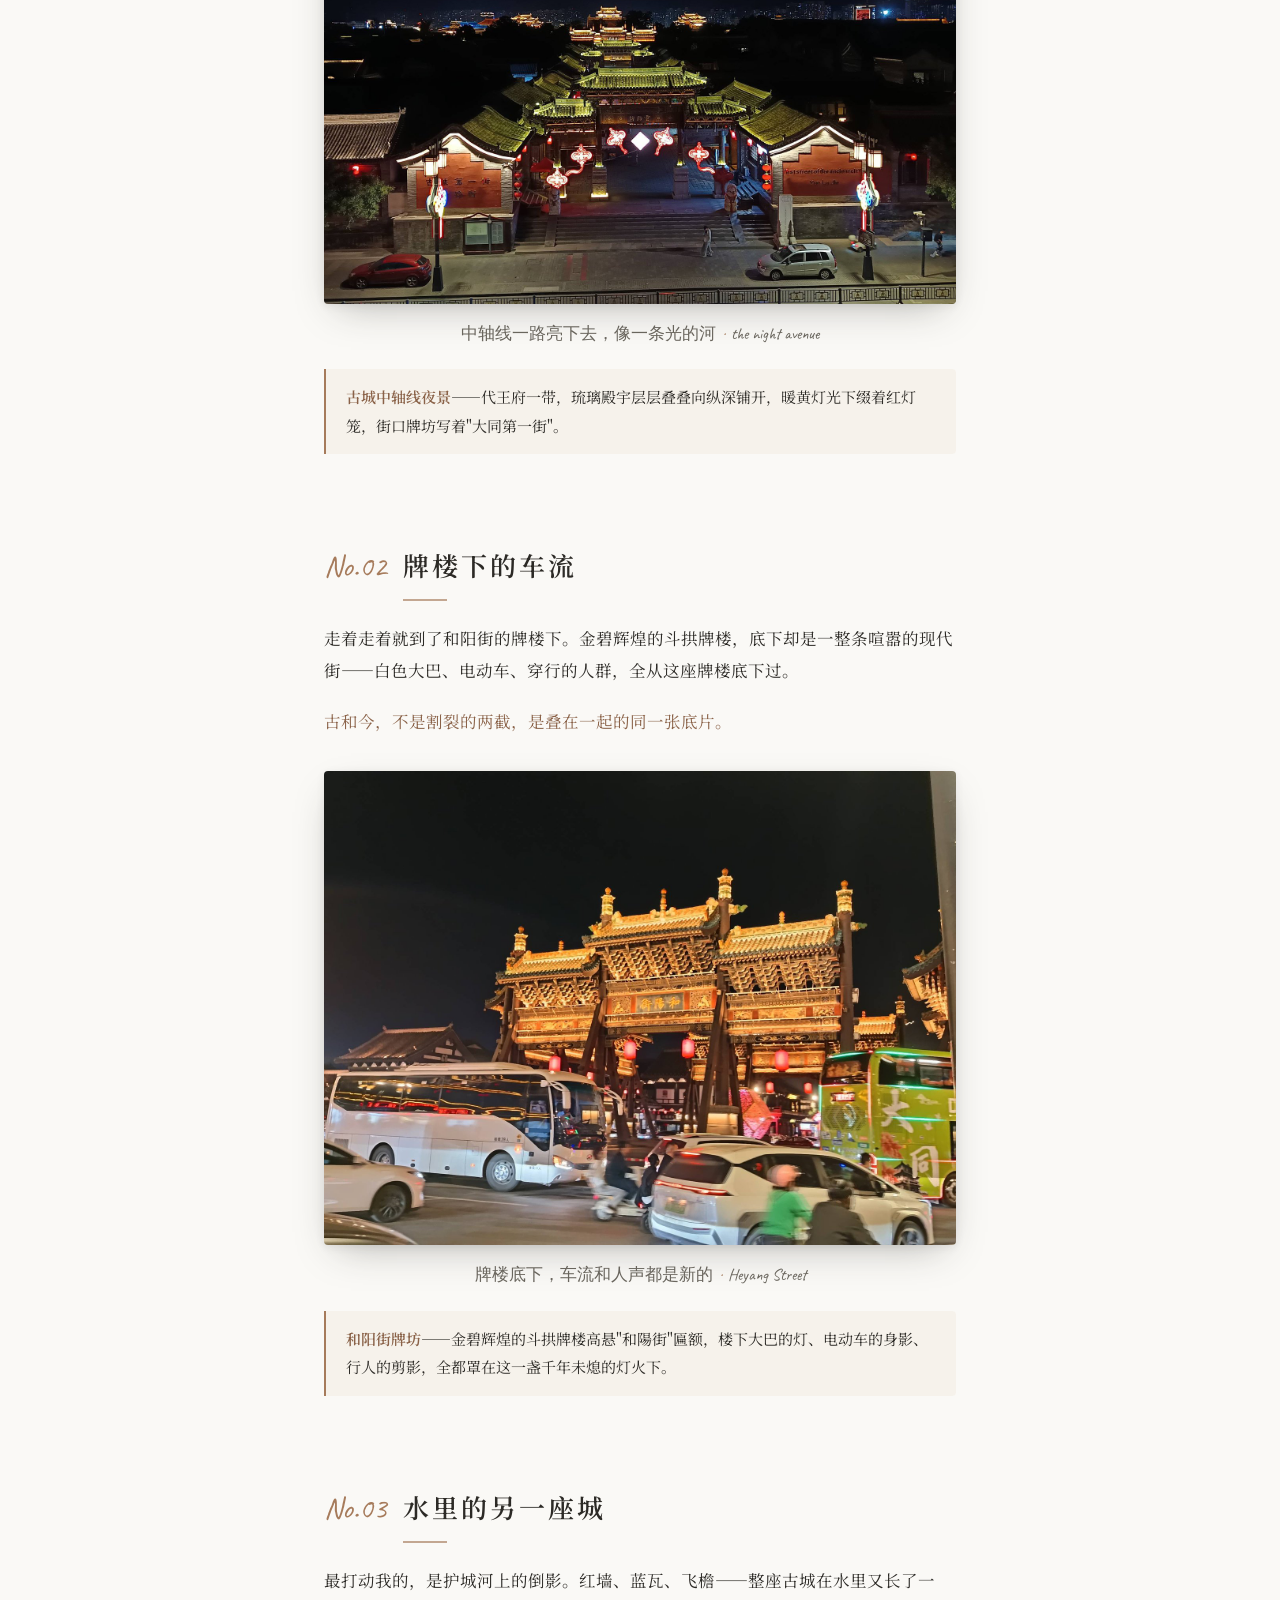
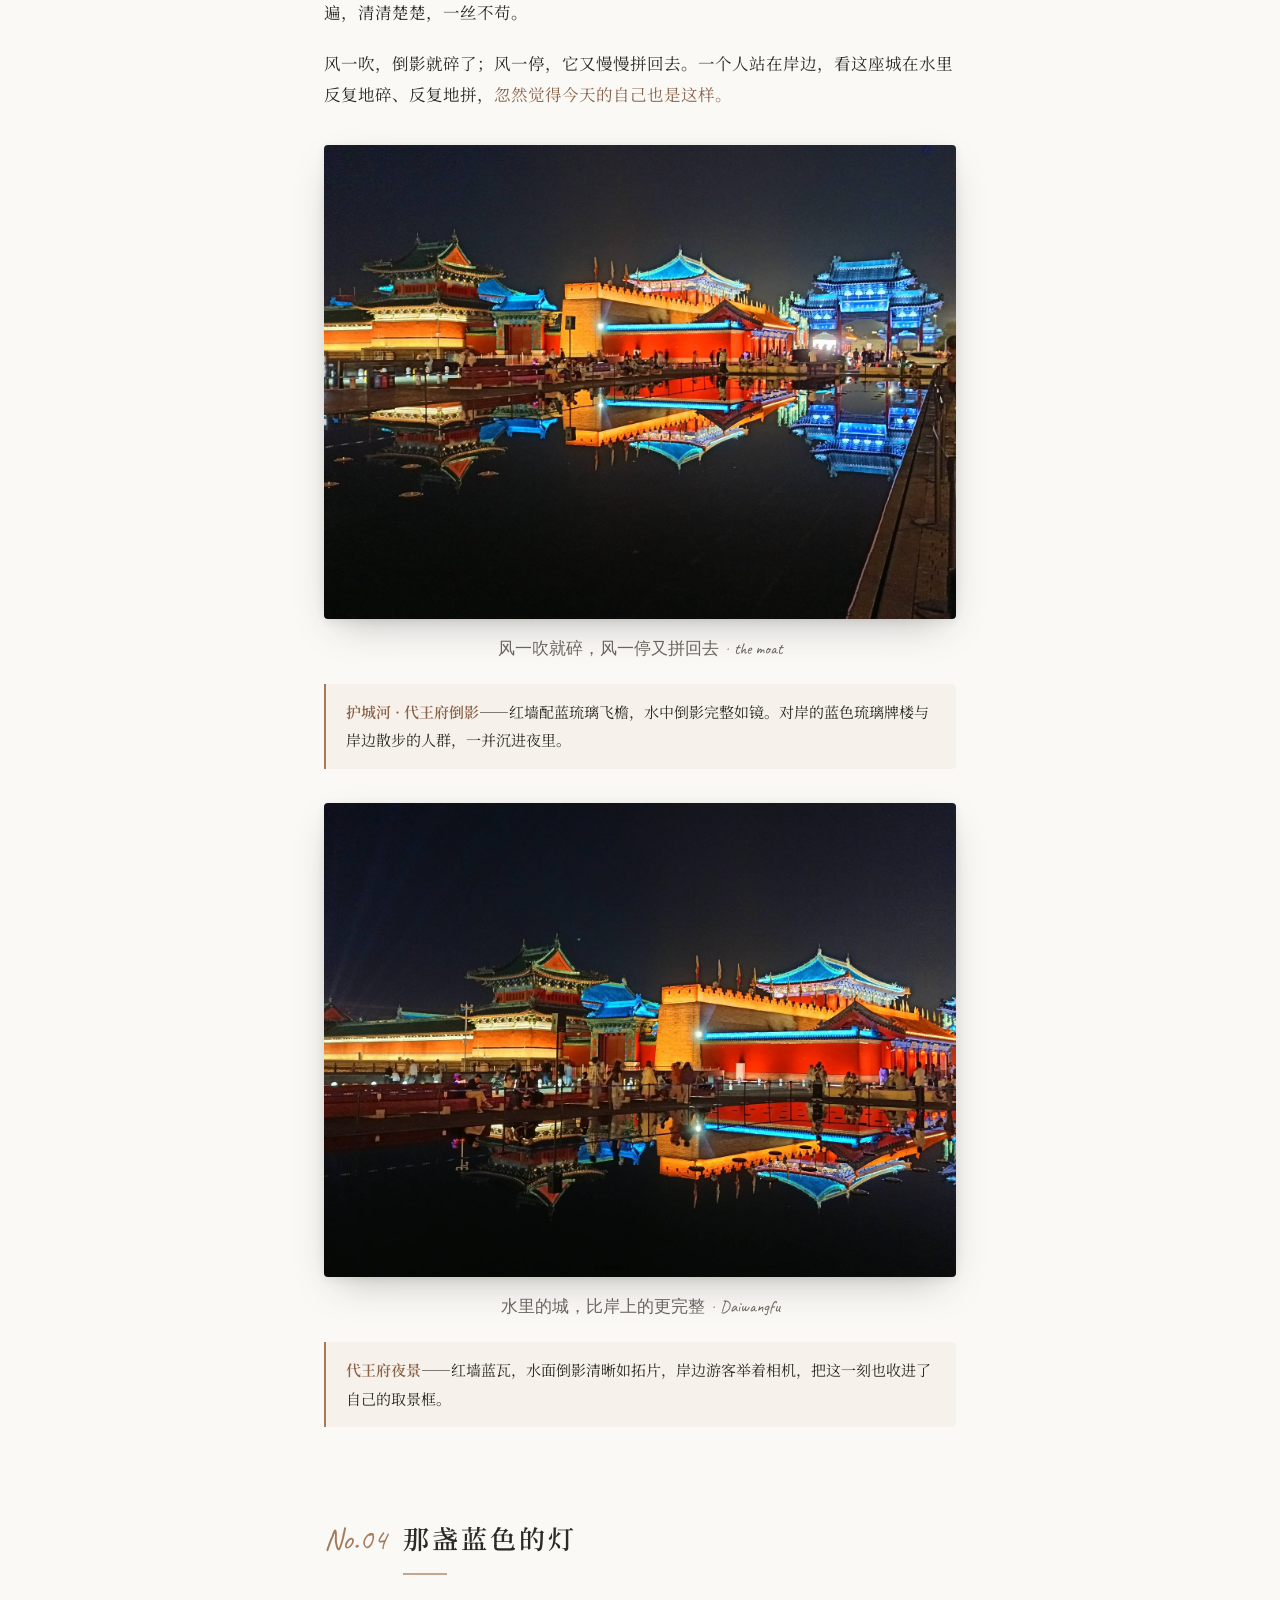
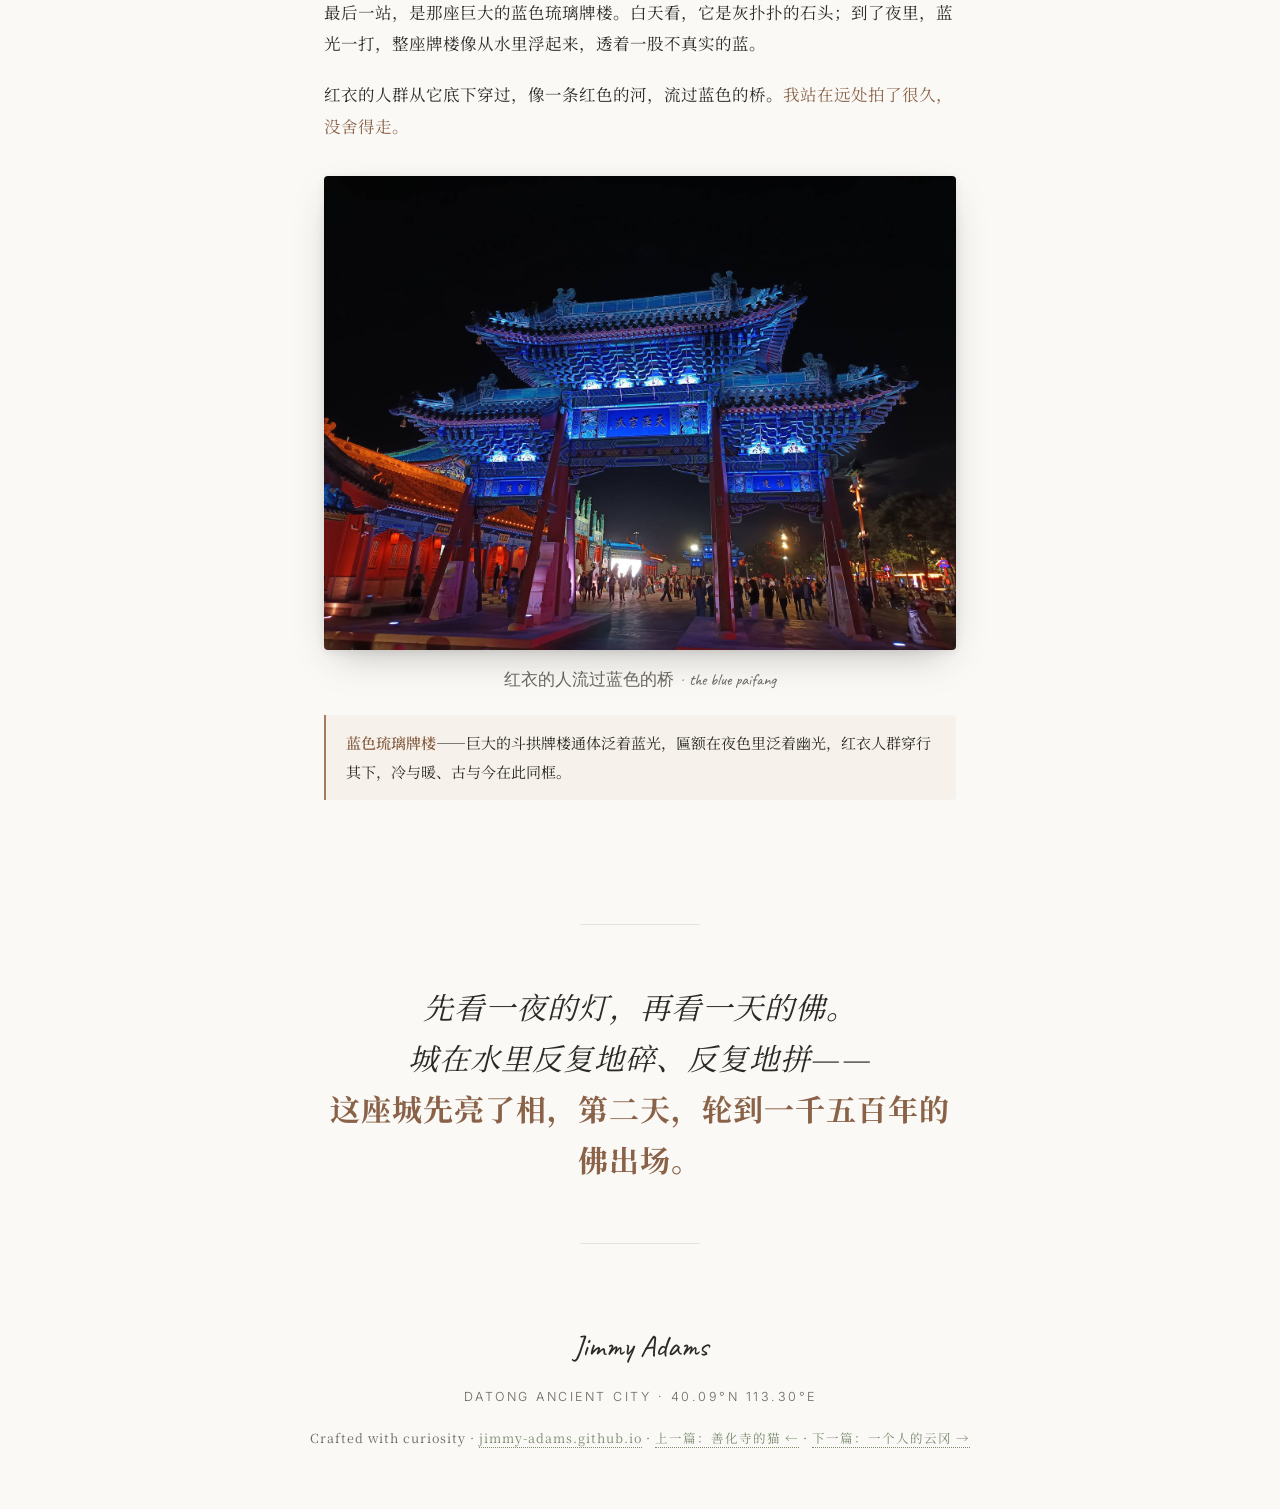
<file: journal/datong-night/index.html>
<!DOCTYPE html>
<html lang="zh-CN">
<head>
  <meta charset="UTF-8">
  <meta name="viewport" content="width=device-width, initial-scale=1.0">
  <title>大同古城之夜 · Jimmy's Travel Journal</title>
  <link rel="preconnect" href="https://fonts.googleapis.com">
  <link rel="preconnect" href="https://fonts.gstatic.com" crossorigin>
  <link href="https://fonts.googleapis.com/css2?family=Playfair+Display:ital,wght@0,400;0,700;1,400&family=Inter:wght@300;400;500&family=Caveat:wght@400;700&family=Noto+Serif+SC:wght@400;600&display=swap" rel="stylesheet">
  <style>
    :root {
      --bg: #FAF9F6;
      --ink: #2C2A26;
      --ink-soft: #6B675F;
      --sand: #A67B5B;
      --sand-deep: #8A6248;
      --moss: #7A8B6F;
      --line: #E5E0D8;
      --night: #1E2A3A;
    }
    * { margin: 0; padding: 0; box-sizing: border-box; }
    html { scroll-behavior: smooth; }
    body {
      background: var(--bg);
      color: var(--ink);
      font-family: 'Noto Serif SC', 'Inter', serif;
      line-height: 1.9;
      -webkit-font-smoothing: antialiased;
    }

    /* ---------- Hero（夜景深蓝调） ---------- */
    .hero {
      position: relative;
      min-height: 92vh;
      display: flex;
      align-items: flex-end;
      background-image: linear-gradient(180deg, rgba(10,14,22,.35) 0%, rgba(10,14,22,.2) 40%, rgba(10,14,22,.82) 100%), url('photos/05-blue-paifang.jpg');
      background-size: cover;
      background-position: center 60%;
    }
    .hero-inner {
      width: 100%;
      max-width: 760px;
      margin: 0 auto;
      padding: 0 28px 64px;
      color: #F5F1EA;
    }
    .hero-meta {
      font-family: 'Caveat', cursive;
      font-size: 26px;
      color: #B8CCE0;
      letter-spacing: 1px;
    }
    .hero h1 {
      font-family: 'Playfair Display', 'Noto Serif SC', serif;
      font-size: clamp(40px, 7vw, 68px);
      font-weight: 700;
      line-height: 1.15;
      margin: 10px 0 18px;
      letter-spacing: 2px;
    }
    .hero-sub {
      font-family: 'Inter', sans-serif;
      font-weight: 300;
      font-size: 15px;
      color: rgba(245,241,234,.85);
      display: flex;
      flex-wrap: wrap;
      gap: 8px 22px;
      align-items: center;
    }
    .hero-sub .dot { width: 4px; height: 4px; border-radius: 50%; background: #6E93C0; }
    .hero-back {
      position: absolute;
      top: 24px;
      left: 28px;
      font-family: 'Inter', sans-serif;
      font-size: 13.5px;
      letter-spacing: 1px;
      color: rgba(245,241,234,.9);
      text-decoration: none;
      background: rgba(20,26,38,.45);
      padding: 8px 16px;
      border-radius: 999px;
      backdrop-filter: blur(6px);
      border: 1px solid rgba(245,241,234,.25);
      transition: background .3s;
    }
    .hero-back:hover { background: rgba(20,26,38,.7); }
    .hero-scroll {
      position: absolute;
      bottom: 22px;
      right: 32px;
      font-family: 'Caveat', cursive;
      color: rgba(245,241,234,.75);
      font-size: 19px;
      writing-mode: vertical-rl;
      animation: floaty 2.6s ease-in-out infinite;
    }
    @keyframes floaty { 0%,100% { transform: translateY(0); } 50% { transform: translateY(8px); } }

    /* ---------- 主体 ---------- */
    .journal { max-width: 680px; margin: 0 auto; padding: 72px 24px 40px; }

    .prologue {
      text-align: center;
      padding: 26px 0 54px;
    }
    .prologue .ornament { font-size: 22px; color: var(--sand); letter-spacing: 10px; }
    .prologue p {
      font-size: 17px;
      color: var(--ink-soft);
      margin-top: 18px;
    }
    .prologue .hand {
      font-family: 'Caveat', cursive;
      font-size: 24px;
      color: var(--sand-deep);
      display: block;
      margin-top: 14px;
    }

    section.chapter { margin: 0 0 84px; }

    .chapter-head { display: flex; align-items: baseline; gap: 16px; margin-bottom: 22px; }
    .chapter-no {
      font-family: 'Caveat', cursive;
      font-size: 30px;
      color: var(--sand);
      white-space: nowrap;
    }
    .chapter-title {
      font-family: 'Noto Serif SC', serif;
      font-weight: 600;
      font-size: 26px;
      letter-spacing: 3px;
    }
    .chapter-title::after {
      content: '';
      display: block;
      width: 44px; height: 2px;
      background: var(--sand);
      margin-top: 10px;
      opacity: .65;
    }

    .chapter p { margin-bottom: 20px; font-size: 16.5px; }
    .chapter p em { font-style: normal; color: var(--sand-deep); }

    .photo-card { margin: 34px 0 26px; }
    .photo-frame {
      position: relative;
      border-radius: 4px;
      overflow: hidden;
      box-shadow: 0 14px 38px -14px rgba(44,42,38,.35), 0 2px 8px rgba(44,42,38,.08);
    }
    .photo-frame img { width: 100%; display: block; transition: transform 1.2s ease; }
    .photo-frame:hover img { transform: scale(1.025); }
    .photo-caption {
      font-family: 'Caveat', cursive;
      font-size: 22px;
      color: var(--ink-soft);
      text-align: center;
      margin: 14px 0 0;
    }
    .photo-caption span { color: var(--sand); margin: 0 6px; }
    .photo-note {
      background: rgba(244,238,228,.6);
      border-left: 2px solid var(--sand);
      padding: 14px 20px;
      margin-top: 14px;
      font-size: 15px;
      color: var(--ink);
      border-radius: 0 4px 4px 0;
    }
    .photo-note em { font-style: normal; color: var(--sand-deep); font-weight: 600; }

    .reveal { opacity: 0; transform: translateY(26px); transition: opacity .9s ease, transform .9s ease; }
    .reveal.visible { opacity: 1; transform: none; }

    /* ---------- 尾声 ---------- */
    .epilogue {
      max-width: 680px;
      margin: 0 auto 30px;
      padding: 58px 24px;
      text-align: center;
      position: relative;
    }
    .epilogue::before, .epilogue::after {
      content: '';
      position: absolute;
      left: 50%; transform: translateX(-50%);
      width: 120px; height: 1px;
      background: var(--line);
    }
    .epilogue::before { top: 0; }
    .epilogue::after { bottom: 0; }
    .epilogue .quote {
      font-family: 'Playfair Display', 'Noto Serif SC', serif;
      font-size: clamp(22px, 3.6vw, 30px);
      font-style: italic;
      line-height: 1.7;
      letter-spacing: 1px;
    }
    .epilogue .quote strong { font-style: normal; color: var(--sand-deep); }

    footer {
      text-align: center;
      padding: 44px 20px 58px;
      color: var(--ink-soft);
    }
    footer .hand-sign { font-family: 'Caveat', cursive; font-size: 30px; color: var(--ink); }
    footer .coords {
      font-family: 'Inter', sans-serif;
      font-weight: 300;
      font-size: 12.5px;
      letter-spacing: 2.5px;
      color: var(--ink-soft);
      margin-top: 10px;
    }
    footer .foot-note { font-size: 12.5px; margin-top: 18px; letter-spacing: 1px; }
    footer .foot-note a { color: var(--moss); text-decoration: none; border-bottom: 1px dotted var(--moss); }
  </style>
  <style>
    .visits { margin-top: 16px; font-family: 'Inter', -apple-system, sans-serif;
      font-size: 12.5px; letter-spacing: 1px; color: #6B675F; }
  </style>
</head>
<body>

  <!-- Hero -->
  <header class="hero">
    <a class="hero-back" href="../">← Journal</a>
    <div class="hero-inner">
      <div class="hero-meta">Aug. 28, 2026 · the night before the grottoes</div>
      <h1>大同古城之夜</h1>
      <div class="hero-sub">
        <span>山西 · 大同 · 古城</span>
        <span class="dot"></span>
        <span>40.09° N, 113.30° E</span>
        <span class="dot"></span>
        <span>灯一亮，塞上的城把自己重新讲了一遍</span>
      </div>
    </div>
    <div class="hero-scroll">scroll ↓</div>
  </header>

  <!-- 序 -->
  <div class="journal">
    <div class="prologue reveal">
      <div class="ornament">❋ ❋ ❋</div>
      <p>明天才去看石窟，今晚先进城。<br>
      落日一沉，灯就全亮了——<br>
      这座塞上的城，先把自己讲了一遍。</p>
      <span class="hand">—— 夜游记，始于中轴线</span>
    </div>

    <!-- 第一章 -->
    <section class="chapter reveal">
      <div class="chapter-head">
        <span class="chapter-no">No.01</span>
        <h2 class="chapter-title">华灯初上的古城</h2>
      </div>
      <p>沿着中轴线走，琉璃屋顶一片片亮起来——金黄的殿宇、朱红的宫墙、蓝得发亮的琉璃飞檐。</p>
      <p><em>白天它是石头，晚上它是灯。</em></p>
      <div class="photo-card">
        <div class="photo-frame">
          <img src="photos/01-avenue.jpg" alt="大同古城中轴线夜景" loading="lazy">
        </div>
        <p class="photo-caption">中轴线一路亮下去，像一条光的河<span>·</span>the night avenue</p>
        <div class="photo-note"><em>古城中轴线夜景</em>——代王府一带，琉璃殿宇层层叠叠向纵深铺开，暖黄灯光下缀着红灯笼，街口牌坊写着"大同第一街"。</div>
      </div>
    </section>

    <!-- 第二章 -->
    <section class="chapter reveal">
      <div class="chapter-head">
        <span class="chapter-no">No.02</span>
        <h2 class="chapter-title">牌楼下的车流</h2>
      </div>
      <p>走着走着就到了和阳街的牌楼下。金碧辉煌的斗拱牌楼，底下却是一整条喧嚣的现代街——白色大巴、电动车、穿行的人群，全从这座牌楼底下过。</p>
      <p><em>古和今，不是割裂的两截，是叠在一起的同一张底片。</em></p>
      <div class="photo-card">
        <div class="photo-frame">
          <img src="photos/02-heyang-gate.jpg" alt="和阳街牌坊夜景" loading="lazy">
        </div>
        <p class="photo-caption">牌楼底下，车流和人声都是新的<span>·</span>Heyang Street</p>
        <div class="photo-note"><em>和阳街牌坊</em>——金碧辉煌的斗拱牌楼高悬"和陽街"匾额，楼下大巴的灯、电动车的身影、行人的剪影，全都罩在这一盏千年未熄的灯火下。</div>
      </div>
    </section>

    <!-- 第三章 -->
    <section class="chapter reveal">
      <div class="chapter-head">
        <span class="chapter-no">No.03</span>
        <h2 class="chapter-title">水里的另一座城</h2>
      </div>
      <p>最打动我的，是护城河上的倒影。红墙、蓝瓦、飞檐——整座古城在水里又长了一遍，清清楚楚，一丝不苟。</p>
      <p>风一吹，倒影就碎了；风一停，它又慢慢拼回去。一个人站在岸边，看这座城在水里反复地碎、反复地拼，<em>忽然觉得今天的自己也是这样。</em></p>
      <div class="photo-card">
        <div class="photo-frame">
          <img src="photos/03-moat-reflection.jpg" alt="护城河夜景倒影" loading="lazy">
        </div>
        <p class="photo-caption">风一吹就碎，风一停又拼回去<span>·</span>the moat</p>
        <div class="photo-note"><em>护城河 · 代王府倒影</em>——红墙配蓝琉璃飞檐，水中倒影完整如镜。对岸的蓝色琉璃牌楼与岸边散步的人群，一并沉进夜里。</div>
      </div>
      <div class="photo-card">
        <div class="photo-frame">
          <img src="photos/04-daiwangfu-night.jpg" alt="代王府夜景倒影" loading="lazy">
        </div>
        <p class="photo-caption">水里的城，比岸上的更完整<span>·</span>Daiwangfu</p>
        <div class="photo-note"><em>代王府夜景</em>——红墙蓝瓦，水面倒影清晰如拓片，岸边游客举着相机，把这一刻也收进了自己的取景框。</div>
      </div>
    </section>

    <!-- 第四章 -->
    <section class="chapter reveal">
      <div class="chapter-head">
        <span class="chapter-no">No.04</span>
        <h2 class="chapter-title">那盏蓝色的灯</h2>
      </div>
      <p>最后一站，是那座巨大的蓝色琉璃牌楼。白天看，它是灰扑扑的石头；到了夜里，蓝光一打，整座牌楼像从水里浮起来，透着一股不真实的蓝。</p>
      <p>红衣的人群从它底下穿过，像一条红色的河，流过蓝色的桥。<em>我站在远处拍了很久，没舍得走。</em></p>
      <div class="photo-card">
        <div class="photo-frame">
          <img src="photos/05-blue-paifang.jpg" alt="蓝色琉璃牌楼夜景" loading="lazy">
        </div>
        <p class="photo-caption">红衣的人流过蓝色的桥<span>·</span>the blue paifang</p>
        <div class="photo-note"><em>蓝色琉璃牌楼</em>——巨大的斗拱牌楼通体泛着蓝光，匾额在夜色里泛着幽光，红衣人群穿行其下，冷与暖、古与今在此同框。</div>
      </div>
    </section>
  </div>

  <!-- 尾声 -->
  <div class="epilogue reveal">
    <p class="quote">先看一夜的灯，再看一天的佛。<br>城在水里反复地碎、反复地拼——<br><strong>这座城先亮了相，第二天，轮到一千五百年的佛出场。</strong></p>
  </div>

  <footer>
    <div class="hand-sign">Jimmy Adams</div>
    <div class="coords">DATONG ANCIENT CITY · 40.09°N 113.30°E</div>
    <p class="foot-note">Crafted with curiosity · <a href="https://jimmy-adams.github.io">jimmy-adams.github.io</a> · <a href="../shanhua/">上一篇：善化寺的猫 ←</a> · <a href="../yungang/">下一篇：一个人的云冈 →</a></p>
      <div id="visit-count" class="visits"></div>
</footer>

  <script>
    const io = new IntersectionObserver((entries) => {
      entries.forEach(e => { if (e.isIntersecting) { e.target.classList.add('visible'); io.unobserve(e.target); } });
    }, { threshold: 0.08 });
    document.querySelectorAll('.reveal').forEach(el => io.observe(el));
  </script>
  <script src="/assets/stats.js" defer></script>
</body>
</html>
</file>
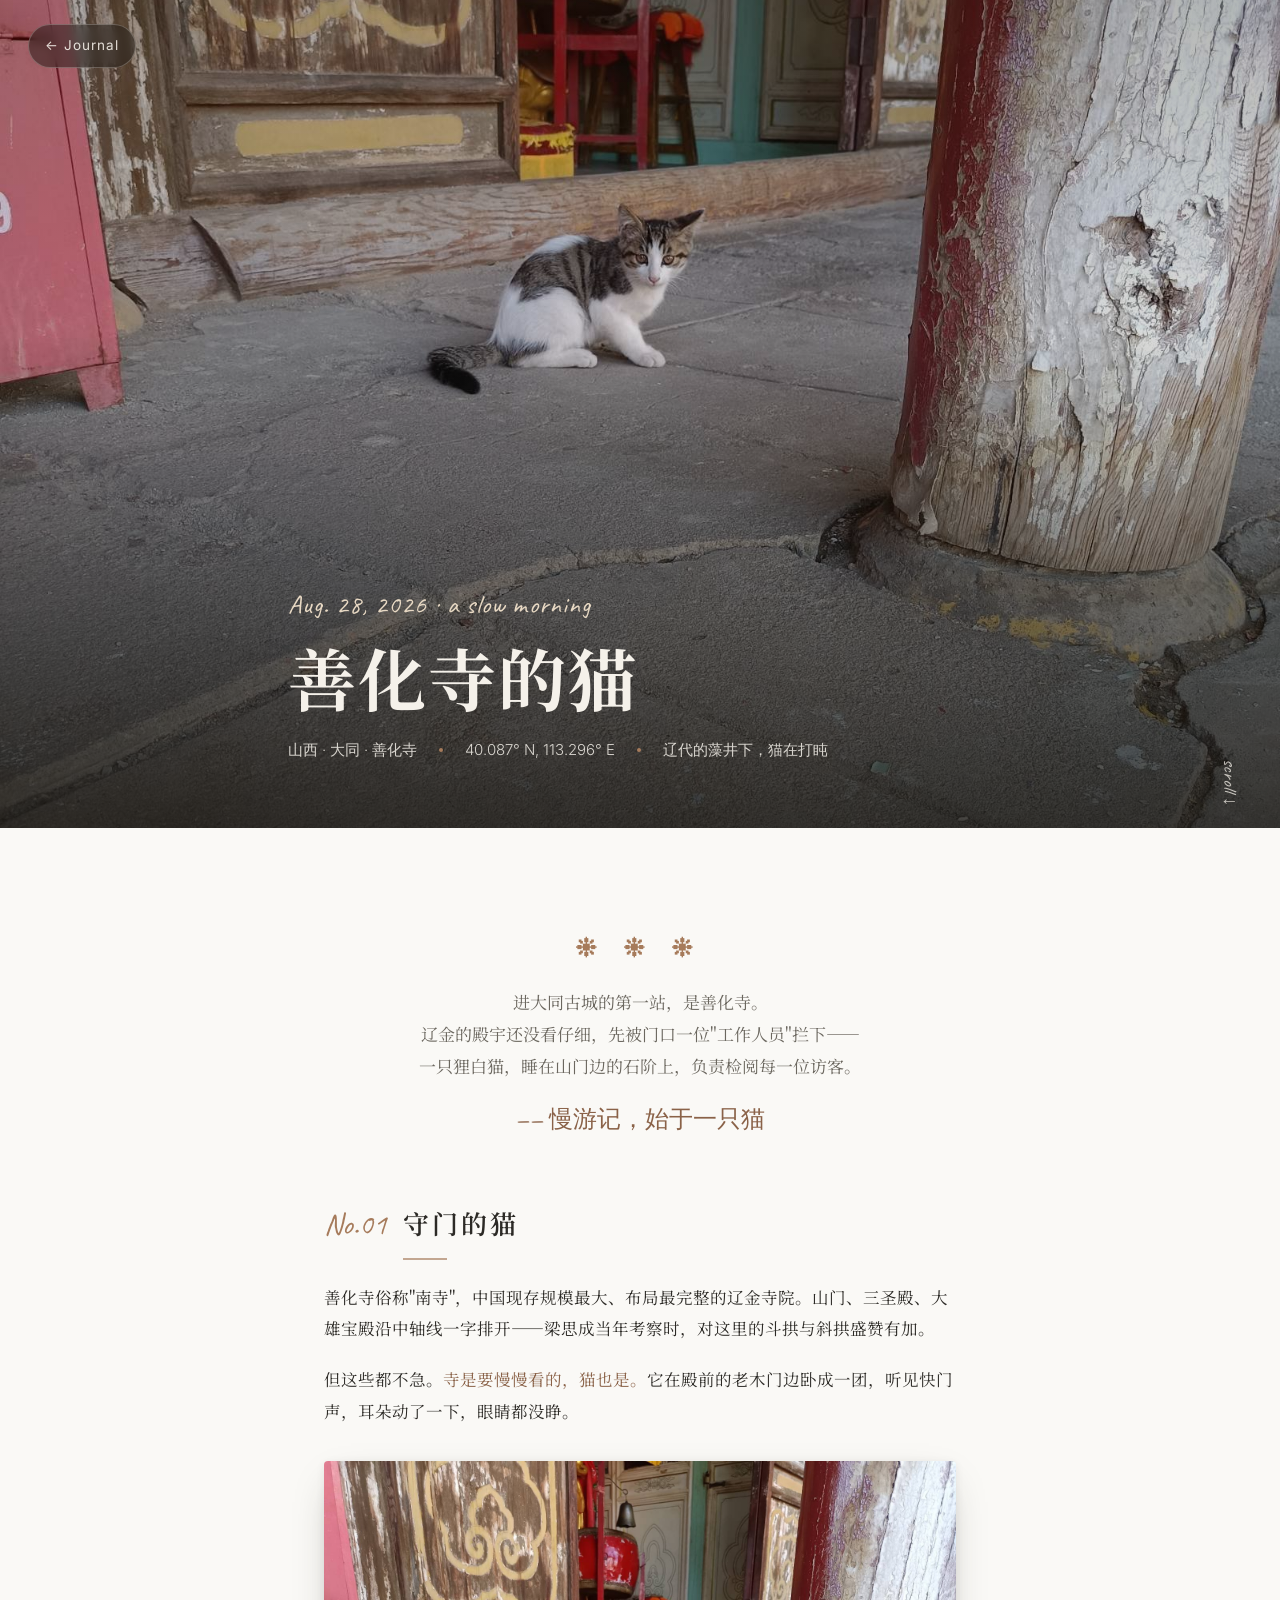
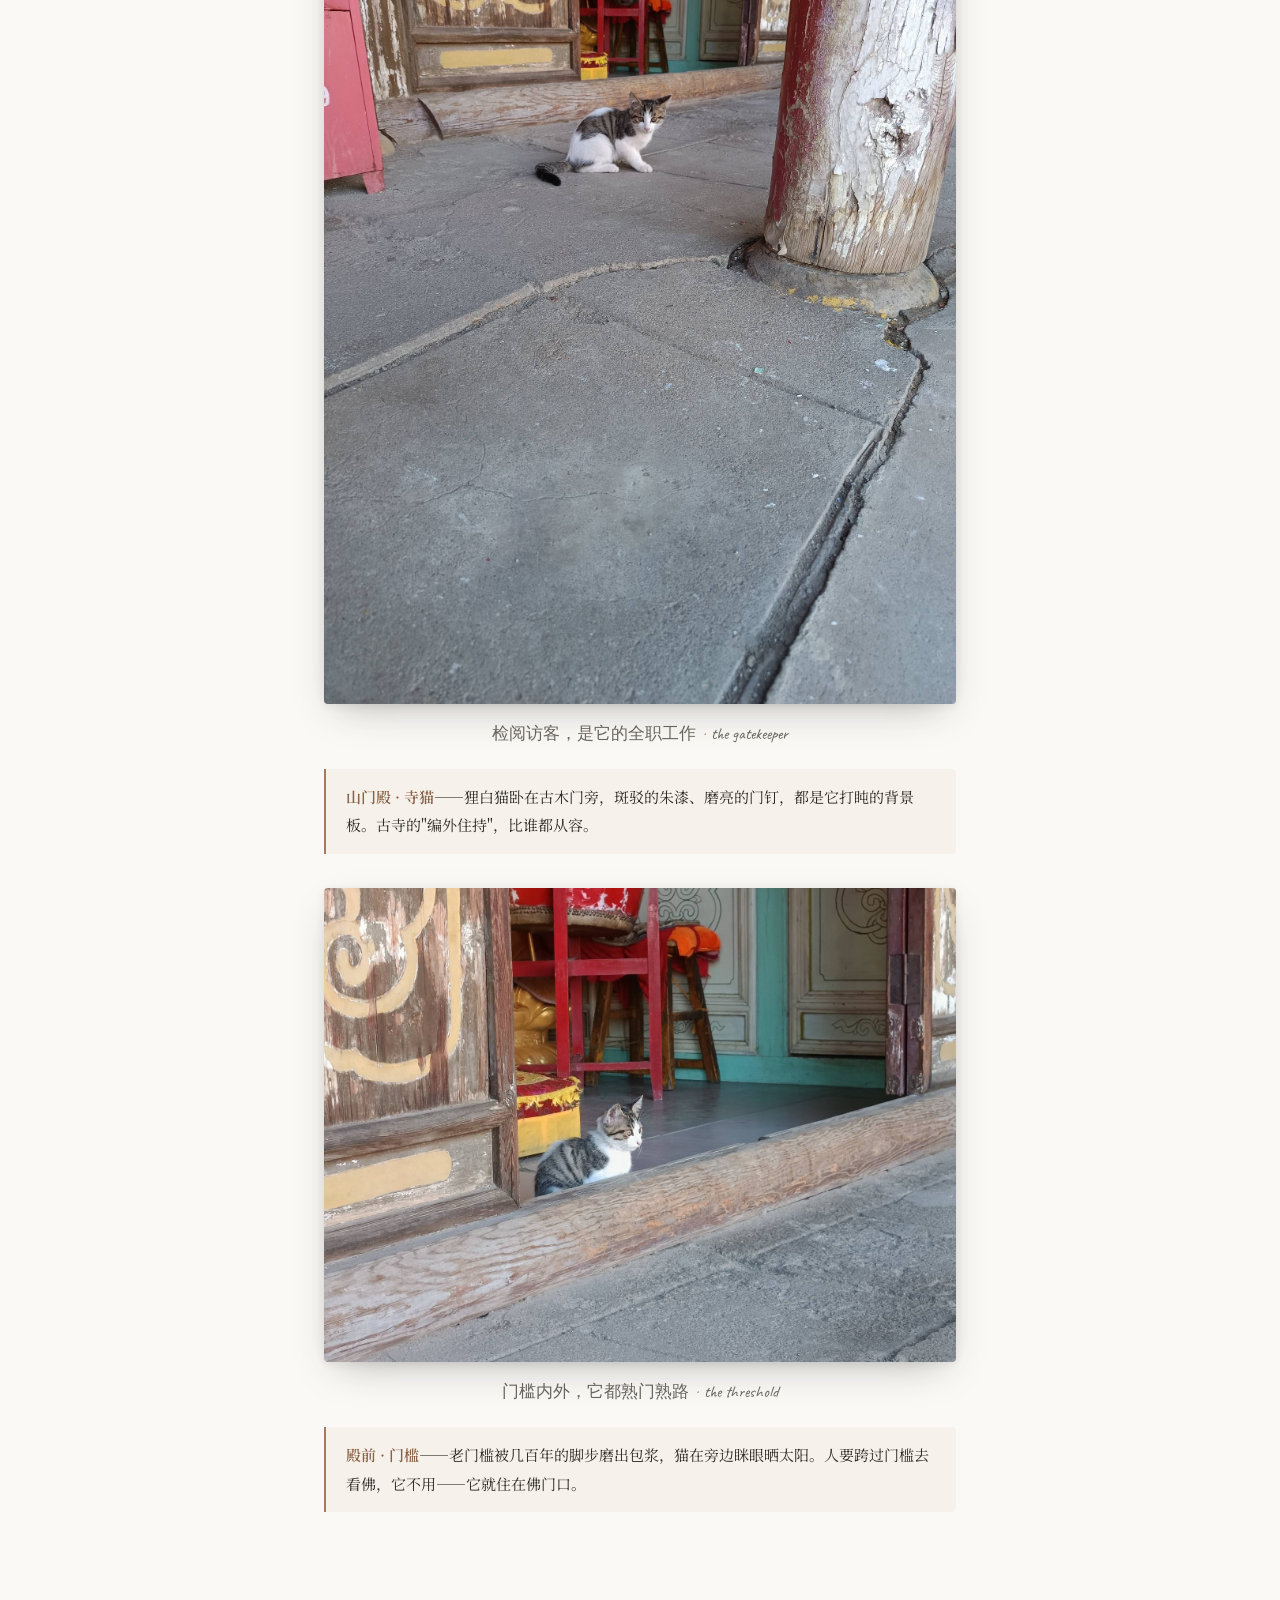
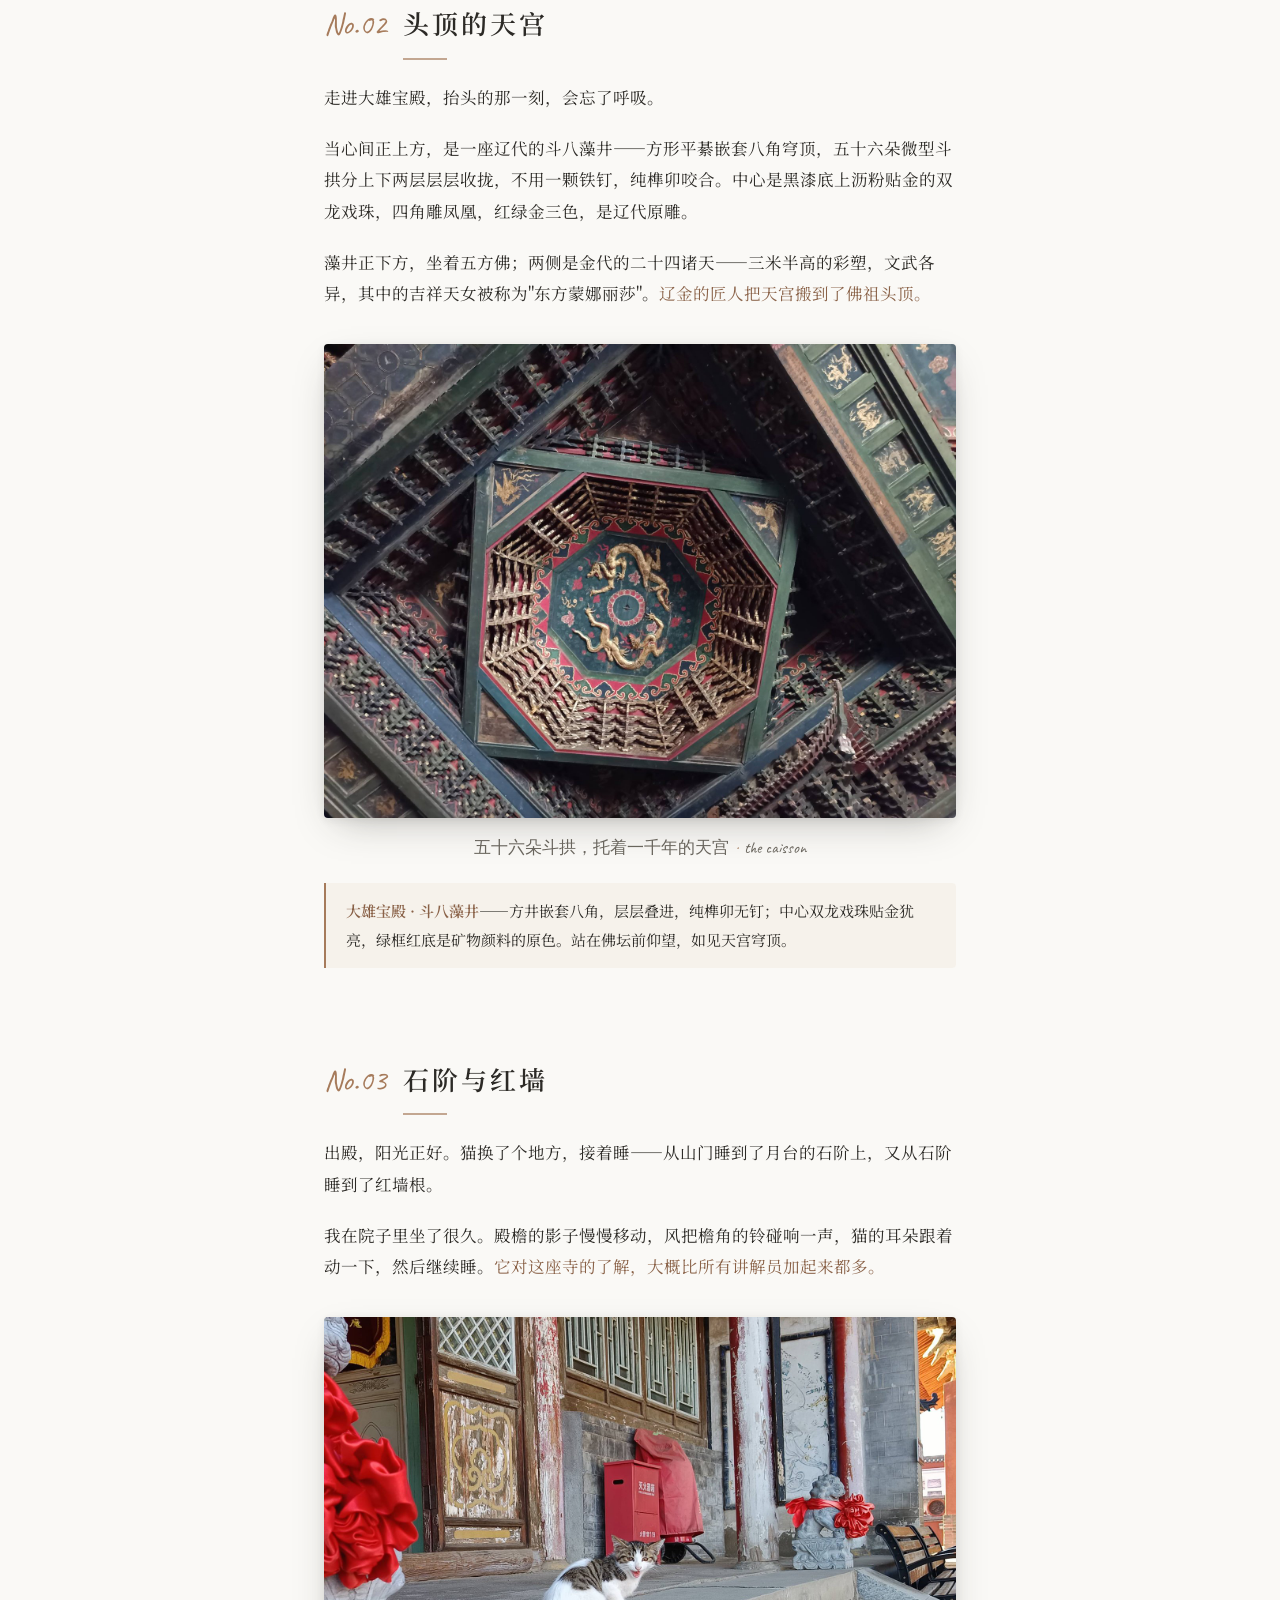
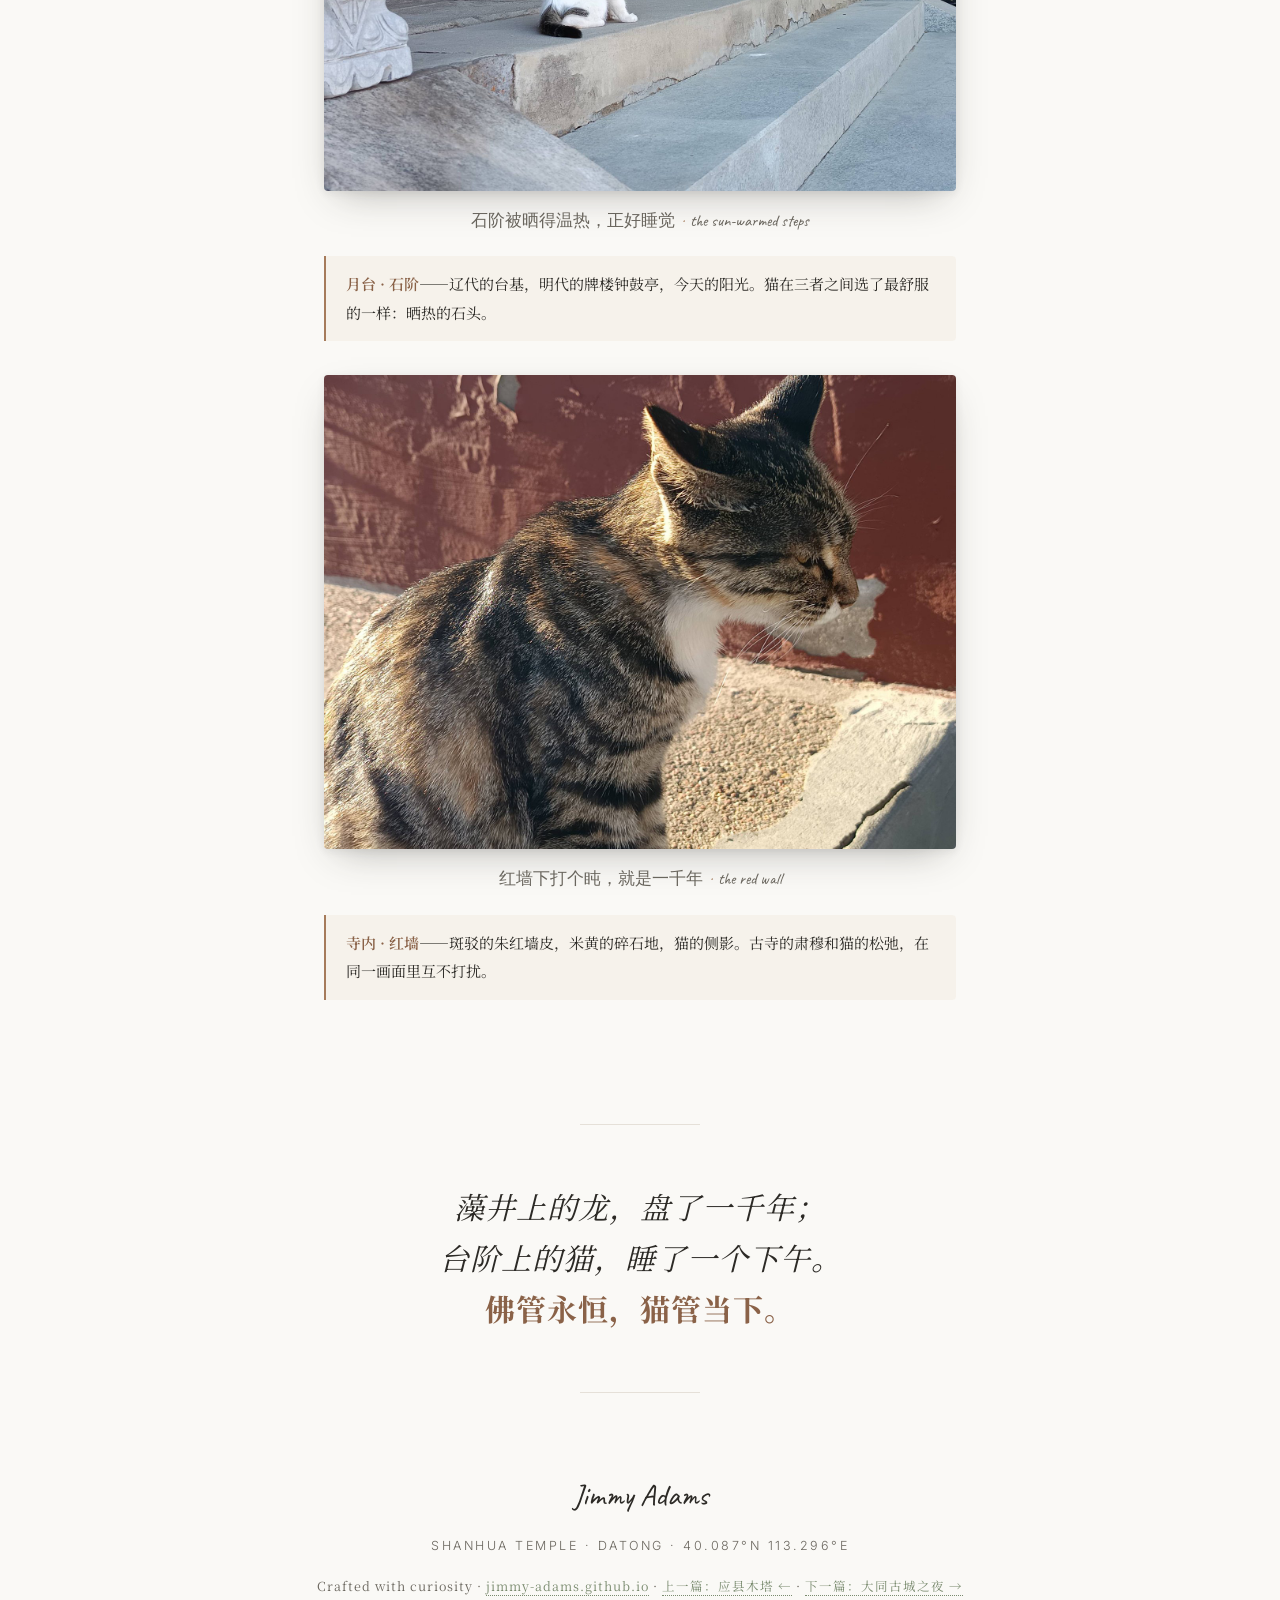
<file: journal/shanhua/index.html>
<!DOCTYPE html>
<html lang="zh-CN">
<head>
  <meta charset="UTF-8">
  <meta name="viewport" content="width=device-width, initial-scale=1.0">
  <title>善化寺的猫 · Jimmy's Travel Journal</title>
  <link rel="preconnect" href="https://fonts.googleapis.com">
  <link rel="preconnect" href="https://fonts.gstatic.com" crossorigin>
  <link href="https://fonts.googleapis.com/css2?family=Playfair+Display:ital,wght@0,400;0,700;1,400&family=Inter:wght@300;400;500&family=Caveat:wght@400;700&family=Noto+Serif+SC:wght@400;600&display=swap" rel="stylesheet">
  <style>
    :root {
      --bg: #FAF9F6;
      --ink: #2C2A26;
      --ink-soft: #6B675F;
      --sand: #A67B5B;
      --sand-deep: #8A6248;
      --moss: #7A8B6F;
      --line: #E5E0D8;
    }
    * { margin: 0; padding: 0; box-sizing: border-box; }
    html { scroll-behavior: smooth; }
    body {
      background: var(--bg);
      color: var(--ink);
      font-family: 'Noto Serif SC', 'Inter', serif;
      line-height: 1.9;
      -webkit-font-smoothing: antialiased;
    }

    .hero {
      position: relative;
      min-height: 92vh;
      display: flex;
      align-items: flex-end;
      background-image: linear-gradient(180deg, rgba(24,20,14,.3) 0%, rgba(24,20,14,.15) 40%, rgba(24,20,14,.8) 100%), url('photos/01-cat-doorway.jpg');
      background-size: cover;
      background-position: center 30%;
    }
    .hero-inner {
      width: 100%;
      max-width: 760px;
      margin: 0 auto;
      padding: 0 28px 64px;
      color: #F5F1EA;
    }
    .hero-meta {
      font-family: 'Caveat', cursive;
      font-size: 26px;
      color: #E8D9C4;
      letter-spacing: 1px;
    }
    .hero h1 {
      font-family: 'Playfair Display', 'Noto Serif SC', serif;
      font-size: clamp(40px, 7vw, 68px);
      font-weight: 700;
      line-height: 1.15;
      margin: 10px 0 18px;
      letter-spacing: 2px;
    }
    .hero-sub {
      font-family: 'Inter', sans-serif;
      font-weight: 300;
      font-size: 15px;
      color: rgba(245,241,234,.85);
      display: flex;
      flex-wrap: wrap;
      gap: 8px 22px;
      align-items: center;
    }
    .hero-sub .dot { width: 4px; height: 4px; border-radius: 50%; background: var(--sand); }
    .hero-back {
      position: absolute;
      top: 24px;
      left: 28px;
      font-family: 'Inter', sans-serif;
      font-size: 13.5px;
      letter-spacing: 1px;
      color: rgba(245,241,234,.9);
      text-decoration: none;
      background: rgba(20,16,12,.45);
      padding: 8px 16px;
      border-radius: 999px;
      backdrop-filter: blur(6px);
      border: 1px solid rgba(245,241,234,.25);
      z-index: 5;
    }
    .hero-back:hover { background: rgba(20,16,12,.7); }
    .hero-scroll {
      position: absolute;
      bottom: 22px;
      right: 32px;
      font-family: 'Caveat', cursive;
      color: rgba(245,241,234,.75);
      font-size: 19px;
      writing-mode: vertical-rl;
      animation: floaty 2.6s ease-in-out infinite;
    }
    @keyframes floaty { 0%,100% { transform: translateY(0); } 50% { transform: translateY(8px); } }

    .journal { max-width: 680px; margin: 0 auto; padding: 72px 24px 40px; }

    .prologue { text-align: center; padding: 26px 0 54px; }
    .prologue .ornament { font-size: 22px; color: var(--sand); letter-spacing: 10px; }
    .prologue p { font-size: 17px; color: var(--ink-soft); margin-top: 18px; }
    .prologue .hand {
      font-family: 'Caveat', cursive;
      font-size: 24px;
      color: var(--sand-deep);
      display: block;
      margin-top: 14px;
    }

    section.chapter { margin: 0 0 84px; }

    .chapter-head { display: flex; align-items: baseline; gap: 16px; margin-bottom: 22px; }
    .chapter-no { font-family: 'Caveat', cursive; font-size: 30px; color: var(--sand); white-space: nowrap; }
    .chapter-title {
      font-family: 'Noto Serif SC', serif;
      font-weight: 600;
      font-size: 26px;
      letter-spacing: 3px;
    }
    .chapter-title::after {
      content: '';
      display: block;
      width: 44px; height: 2px;
      background: var(--sand);
      margin-top: 10px;
      opacity: .65;
    }

    .chapter p { margin-bottom: 20px; font-size: 16.5px; }
    .chapter p em { font-style: normal; color: var(--sand-deep); }

    .photo-card { margin: 34px 0 26px; }
    .photo-frame {
      position: relative;
      border-radius: 4px;
      overflow: hidden;
      box-shadow: 0 14px 38px -14px rgba(44,42,38,.35), 0 2px 8px rgba(44,42,38,.08);
    }
    .photo-frame img { width: 100%; display: block; transition: transform 1.2s ease; }
    .photo-frame:hover img { transform: scale(1.025); }
    .photo-caption {
      font-family: 'Caveat', cursive;
      font-size: 22px;
      color: var(--ink-soft);
      text-align: center;
      margin: 14px 0 0;
    }
    .photo-caption span { color: var(--sand); margin: 0 6px; }
    .photo-note {
      background: rgba(244,238,228,.6);
      border-left: 2px solid var(--sand);
      padding: 14px 20px;
      margin-top: 14px;
      font-size: 15px;
      color: var(--ink);
      border-radius: 0 4px 4px 0;
    }
    .photo-note em { font-style: normal; color: var(--sand-deep); font-weight: 600; }

    .reveal { opacity: 0; transform: translateY(26px); transition: opacity .9s ease, transform .9s ease; }
    .reveal.visible { opacity: 1; transform: none; }

    .epilogue {
      max-width: 680px;
      margin: 0 auto 30px;
      padding: 58px 24px;
      text-align: center;
      position: relative;
    }
    .epilogue::before, .epilogue::after {
      content: '';
      position: absolute;
      left: 50%; transform: translateX(-50%);
      width: 120px; height: 1px;
      background: var(--line);
    }
    .epilogue::before { top: 0; }
    .epilogue::after { bottom: 0; }
    .epilogue .quote {
      font-family: 'Playfair Display', 'Noto Serif SC', serif;
      font-size: clamp(22px, 3.6vw, 30px);
      font-style: italic;
      line-height: 1.7;
      letter-spacing: 1px;
    }
    .epilogue .quote strong { font-style: normal; color: var(--sand-deep); }

    footer { text-align: center; padding: 44px 20px 58px; color: var(--ink-soft); }
    footer .hand-sign { font-family: 'Caveat', cursive; font-size: 30px; color: var(--ink); }
    footer .coords {
      font-family: 'Inter', sans-serif;
      font-weight: 300;
      font-size: 12.5px;
      letter-spacing: 2.5px;
      color: var(--ink-soft);
      margin-top: 10px;
    }
    footer .foot-note { font-size: 12.5px; margin-top: 18px; letter-spacing: 1px; }
    footer .foot-note a { color: var(--moss); text-decoration: none; border-bottom: 1px dotted var(--moss); }
  </style>
  <style>
    .visits { margin-top: 16px; font-family: 'Inter', -apple-system, sans-serif;
      font-size: 12.5px; letter-spacing: 1px; color: #6B675F; }
  </style>
</head>
<body>

  <!-- Hero -->
  <header class="hero">
    <a class="hero-back" href="../">← Journal</a>
    <div class="hero-inner">
      <div class="hero-meta">Aug. 28, 2026 · a slow morning</div>
      <h1>善化寺的猫</h1>
      <div class="hero-sub">
        <span>山西 · 大同 · 善化寺</span>
        <span class="dot"></span>
        <span>40.087° N, 113.296° E</span>
        <span class="dot"></span>
        <span>辽代的藻井下，猫在打盹</span>
      </div>
    </div>
    <div class="hero-scroll">scroll ↓</div>
  </header>

  <!-- 序 -->
  <div class="journal">
    <div class="prologue reveal">
      <div class="ornament">❋ ❋ ❋</div>
      <p>进大同古城的第一站，是善化寺。<br>
      辽金的殿宇还没看仔细，先被门口一位"工作人员"拦下——<br>
      一只狸白猫，睡在山门边的石阶上，负责检阅每一位访客。</p>
      <span class="hand">—— 慢游记，始于一只猫</span>
    </div>

    <!-- 第一章 -->
    <section class="chapter reveal">
      <div class="chapter-head">
        <span class="chapter-no">No.01</span>
        <h2 class="chapter-title">守门的猫</h2>
      </div>
      <p>善化寺俗称"南寺"，中国现存规模最大、布局最完整的辽金寺院。山门、三圣殿、大雄宝殿沿中轴线一字排开——梁思成当年考察时，对这里的斗拱与斜拱盛赞有加。</p>
      <p>但这些都不急。<em>寺是要慢慢看的，猫也是。</em>它在殿前的老木门边卧成一团，听见快门声，耳朵动了一下，眼睛都没睁。</p>
      <div class="photo-card">
        <div class="photo-frame">
          <img src="photos/01-cat-doorway.jpg" alt="殿门边的寺猫" loading="lazy">
        </div>
        <p class="photo-caption">检阅访客，是它的全职工作<span>·</span>the gatekeeper</p>
        <div class="photo-note"><em>山门殿 · 寺猫</em>——狸白猫卧在古木门旁，斑驳的朱漆、磨亮的门钉，都是它打盹的背景板。古寺的"编外住持"，比谁都从容。</div>
      </div>
      <div class="photo-card">
        <div class="photo-frame">
          <img src="photos/02-cat-threshold.jpg" alt="门槛边的猫" loading="lazy">
        </div>
        <p class="photo-caption">门槛内外，它都熟门熟路<span>·</span>the threshold</p>
        <div class="photo-note"><em>殿前 · 门槛</em>——老门槛被几百年的脚步磨出包浆，猫在旁边眯眼晒太阳。人要跨过门槛去看佛，它不用——它就住在佛门口。</div>
      </div>
    </section>

    <!-- 第二章 -->
    <section class="chapter reveal">
      <div class="chapter-head">
        <span class="chapter-no">No.02</span>
        <h2 class="chapter-title">头顶的天宫</h2>
      </div>
      <p>走进大雄宝殿，抬头的那一刻，会忘了呼吸。</p>
      <p>当心间正上方，是一座辽代的斗八藻井——方形平綦嵌套八角穹顶，五十六朵微型斗拱分上下两层层层收拢，不用一颗铁钉，纯榫卯咬合。中心是黑漆底上沥粉贴金的双龙戏珠，四角雕凤凰，红绿金三色，是辽代原雕。</p>
      <p>藻井正下方，坐着五方佛；两侧是金代的二十四诸天——三米半高的彩塑，文武各异，其中的吉祥天女被称为"东方蒙娜丽莎"。<em>辽金的匠人把天宫搬到了佛祖头顶。</em></p>
      <div class="photo-card">
        <div class="photo-frame">
          <img src="photos/03-caisson.jpg" alt="大雄宝殿斗八藻井" loading="lazy">
        </div>
        <p class="photo-caption">五十六朵斗拱，托着一千年的天宫<span>·</span>the caisson</p>
        <div class="photo-note"><em>大雄宝殿 · 斗八藻井</em>——方井嵌套八角，层层叠进，纯榫卯无钉；中心双龙戏珠贴金犹亮，绿框红底是矿物颜料的原色。站在佛坛前仰望，如见天宫穹顶。</div>
      </div>
    </section>

    <!-- 第三章 -->
    <section class="chapter reveal">
      <div class="chapter-head">
        <span class="chapter-no">No.03</span>
        <h2 class="chapter-title">石阶与红墙</h2>
      </div>
      <p>出殿，阳光正好。猫换了个地方，接着睡——从山门睡到了月台的石阶上，又从石阶睡到了红墙根。</p>
      <p>我在院子里坐了很久。殿檐的影子慢慢移动，风把檐角的铃碰响一声，猫的耳朵跟着动一下，然后继续睡。<em>它对这座寺的了解，大概比所有讲解员加起来都多。</em></p>
      <div class="photo-card">
        <div class="photo-frame">
          <img src="photos/04-cat-steps-shicat.jpg" alt="石阶上的猫" loading="lazy">
        </div>
        <p class="photo-caption">石阶被晒得温热，正好睡觉<span>·</span>the sun-warmed steps</p>
        <div class="photo-note"><em>月台 · 石阶</em>——辽代的台基，明代的牌楼钟鼓亭，今天的阳光。猫在三者之间选了最舒服的一样：晒热的石头。</div>
      </div>
      <div class="photo-card">
        <div class="photo-frame">
          <img src="photos/05-cat-redwall.jpg" alt="红墙边的猫" loading="lazy">
        </div>
        <p class="photo-caption">红墙下打个盹，就是一千年<span>·</span>the red wall</p>
        <div class="photo-note"><em>寺内 · 红墙</em>——斑驳的朱红墙皮，米黄的碎石地，猫的侧影。古寺的肃穆和猫的松弛，在同一画面里互不打扰。</div>
      </div>
    </section>
  </div>

  <!-- 尾声 -->
  <div class="epilogue reveal">
    <p class="quote">藻井上的龙，盘了一千年；<br>台阶上的猫，睡了一个下午。<br><strong>佛管永恒，猫管当下。</strong></p>
  </div>

  <footer>
    <div class="hand-sign">Jimmy Adams</div>
    <div class="coords">SHANHUA TEMPLE · DATONG · 40.087°N 113.296°E</div>
    <p class="foot-note">Crafted with curiosity · <a href="https://jimmy-adams.github.io">jimmy-adams.github.io</a> · <a href="../yingxian/">上一篇：应县木塔 ←</a> · <a href="../datong-night/">下一篇：大同古城之夜 →</a></p>
      <div id="visit-count" class="visits"></div>
</footer>

  <script>
    const io = new IntersectionObserver((entries) => {
      entries.forEach(e => { if (e.isIntersecting) { e.target.classList.add('visible'); io.unobserve(e.target); } });
    }, { threshold: 0.08 });
    document.querySelectorAll('.reveal').forEach(el => io.observe(el));
  </script>
  <script src="/assets/stats.js" defer></script>
</body>
</html>
</file>
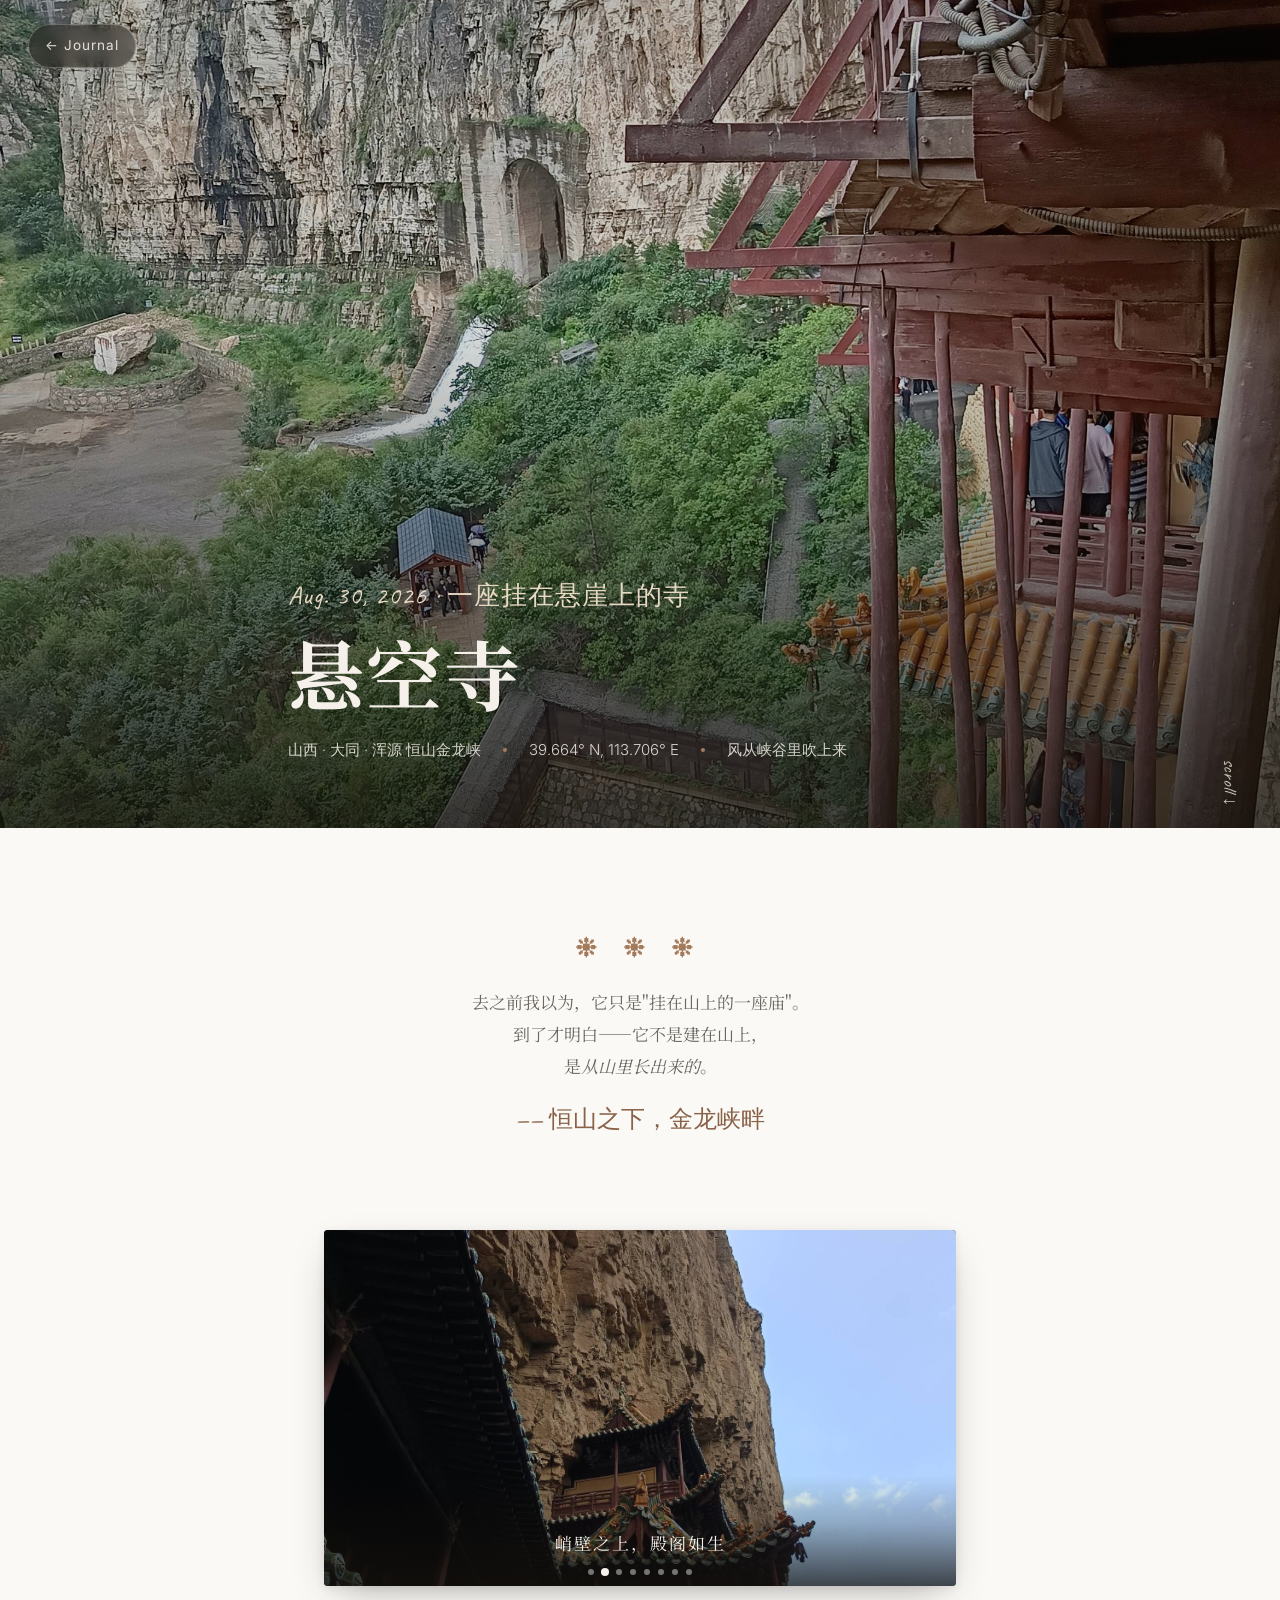
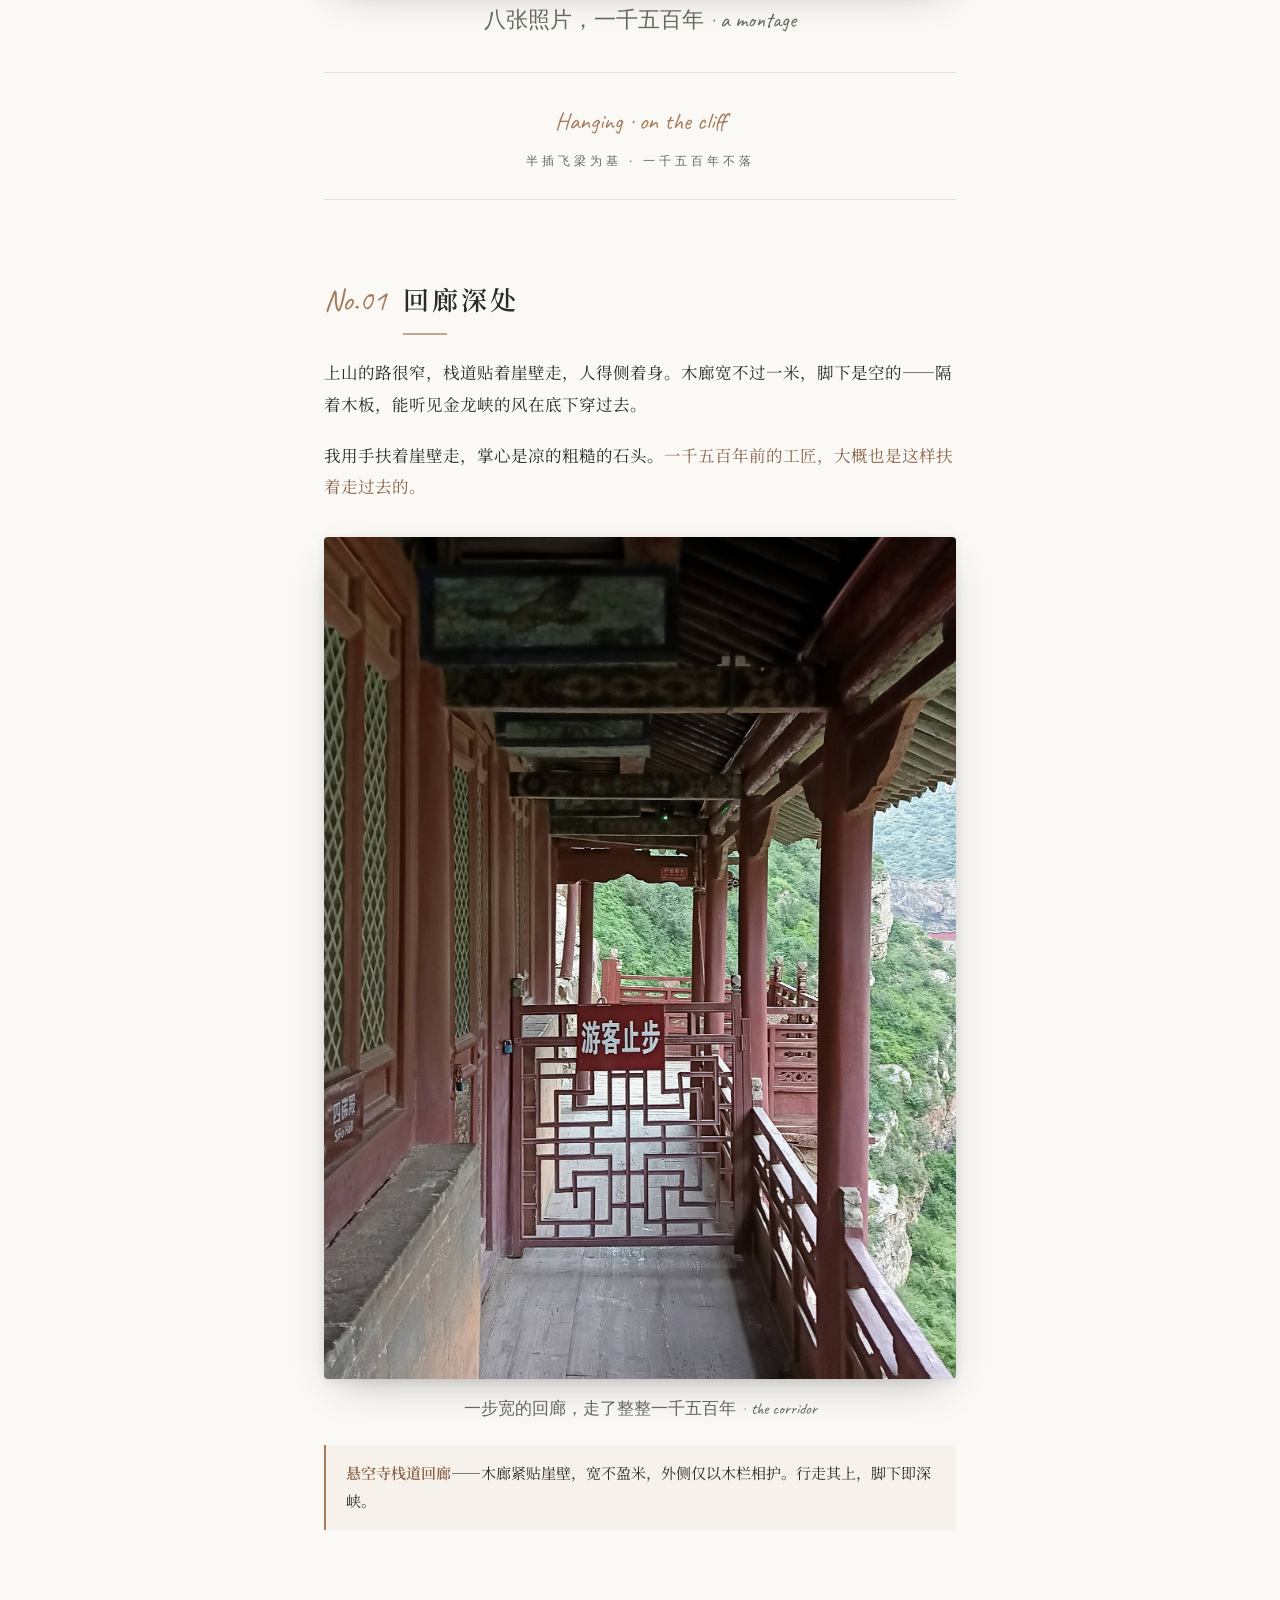
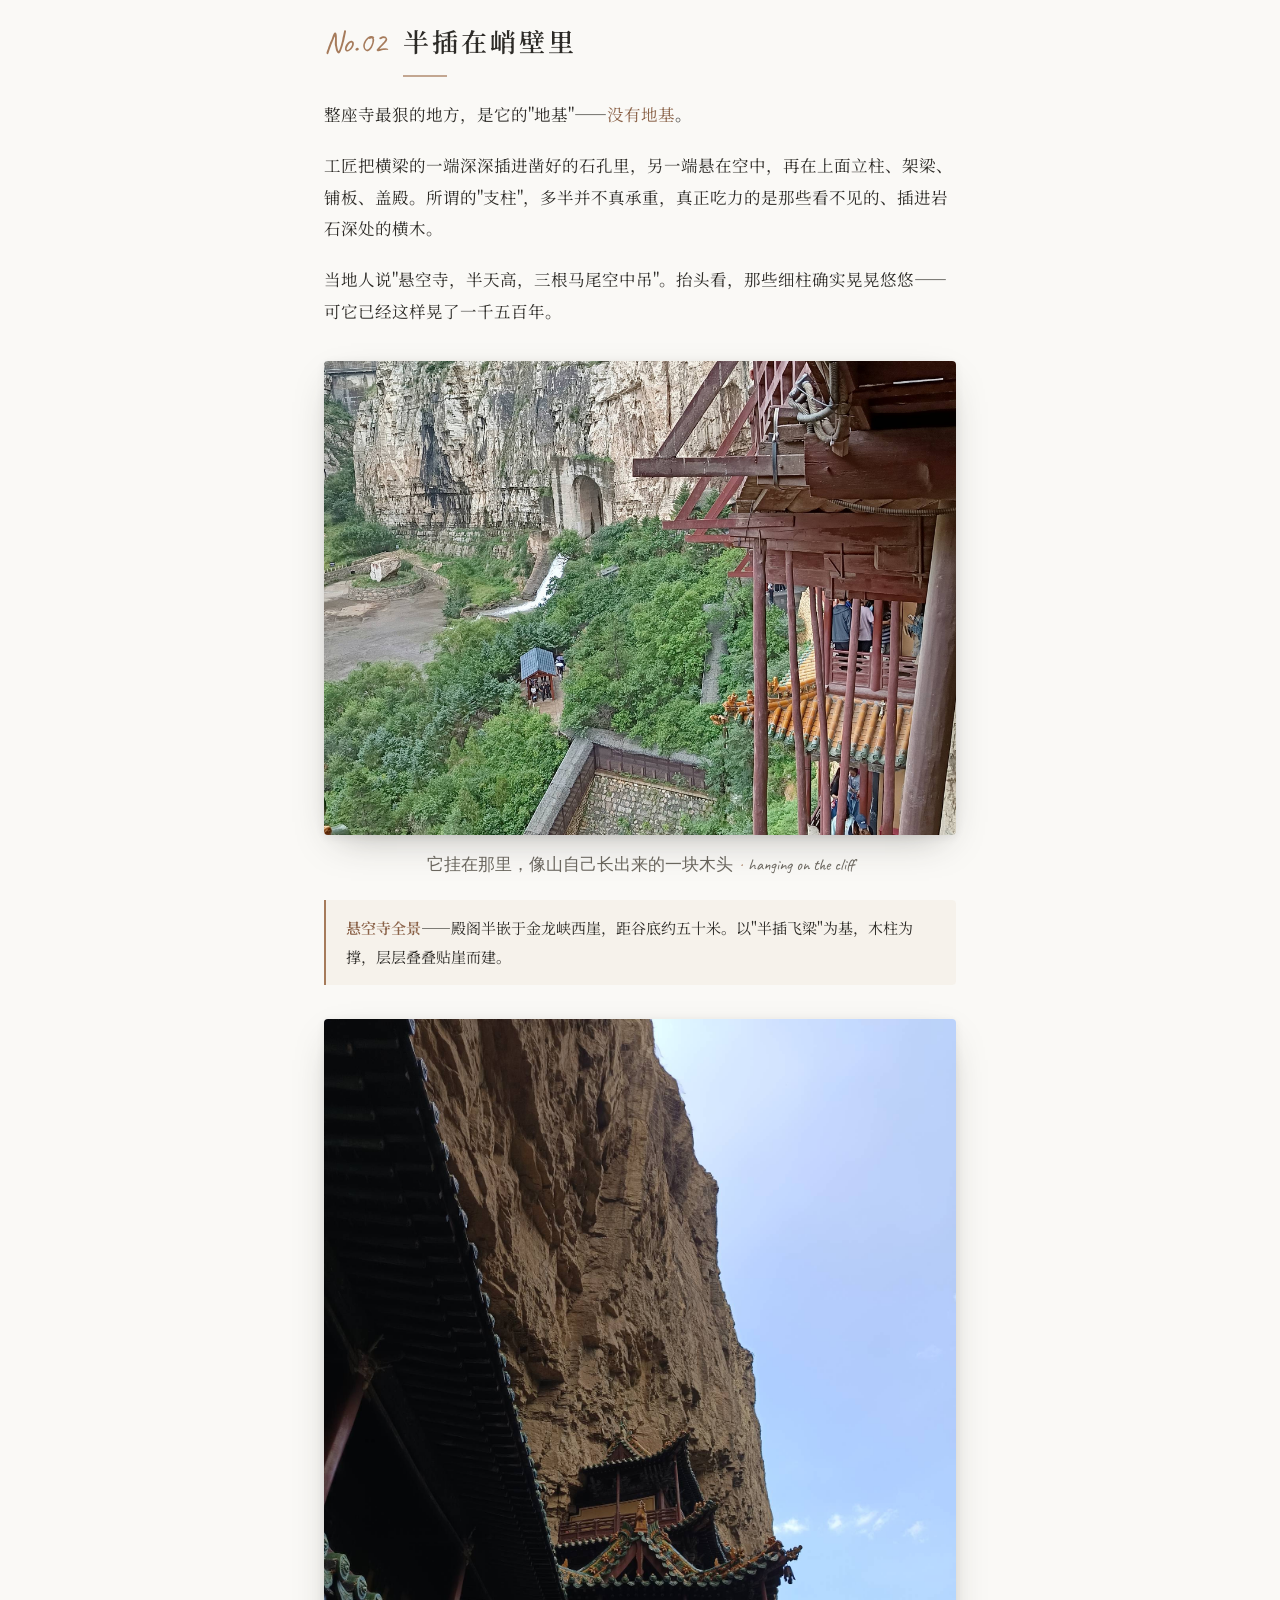
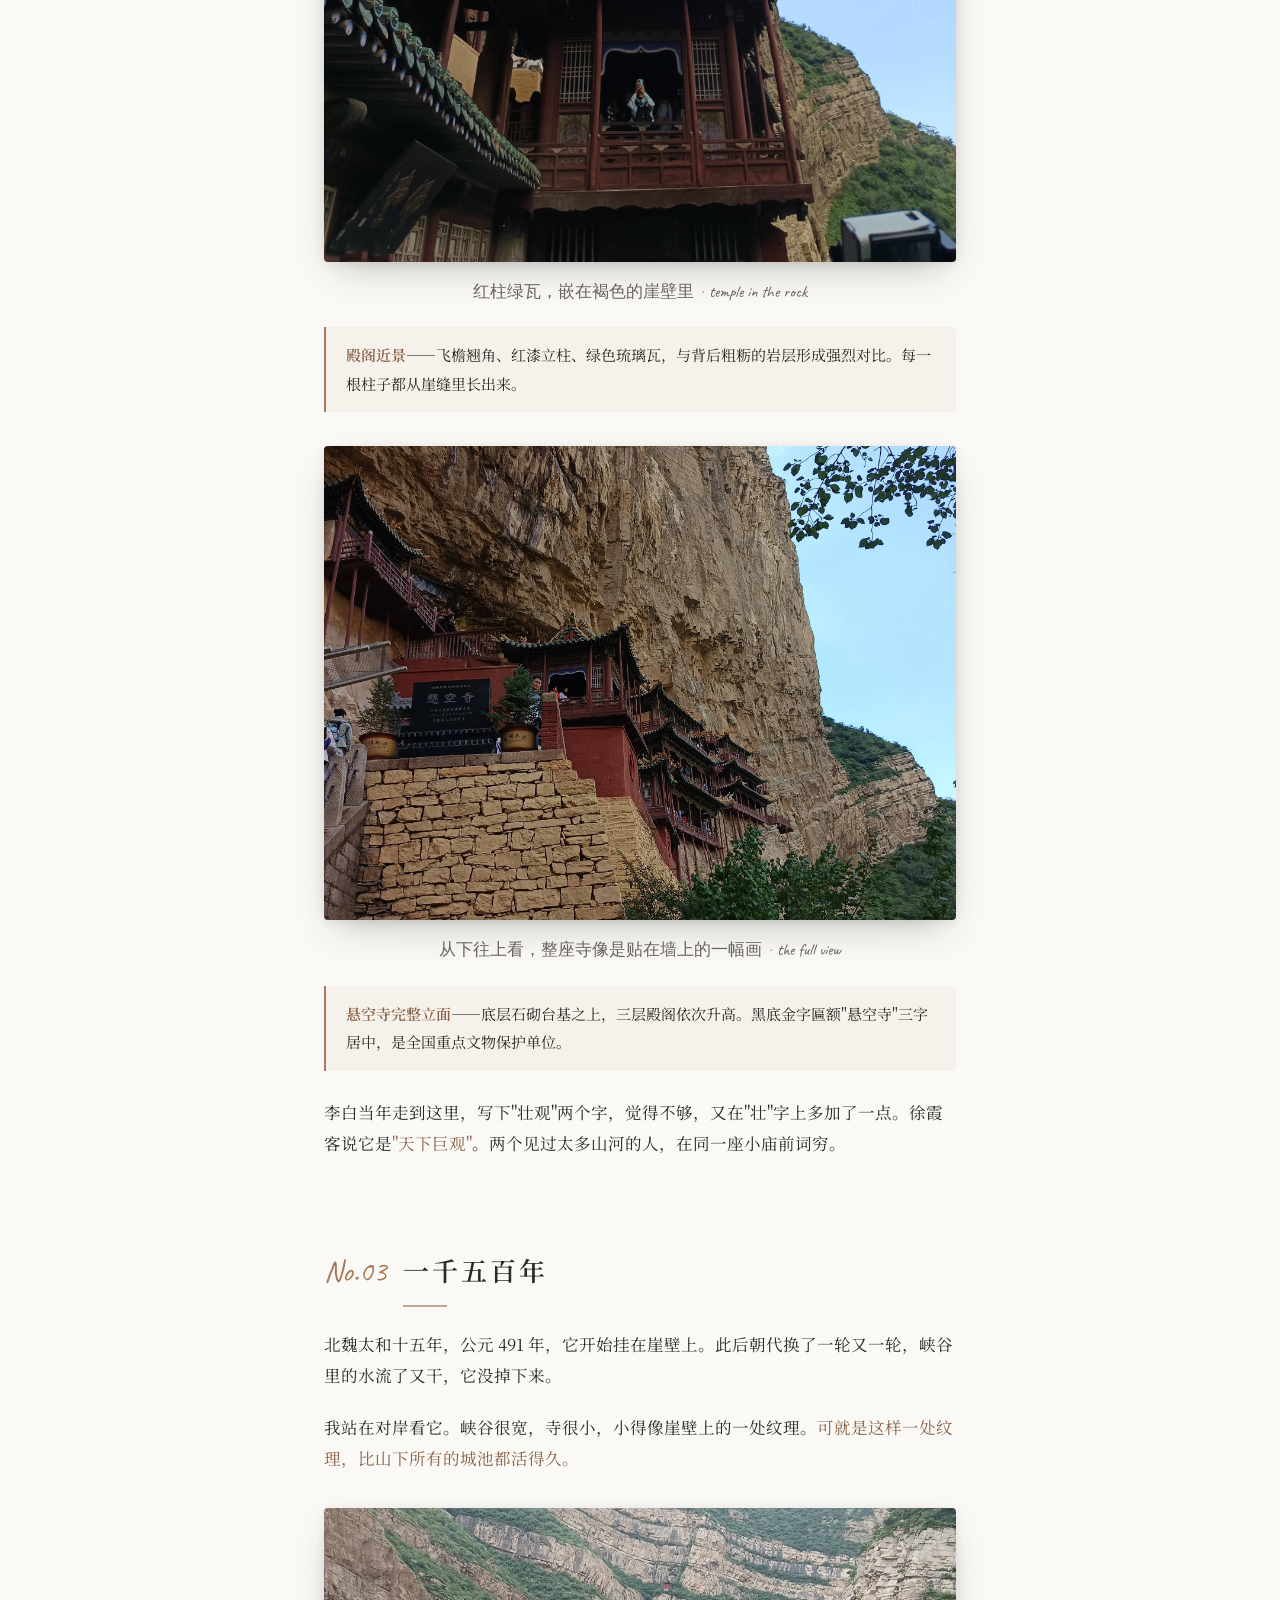
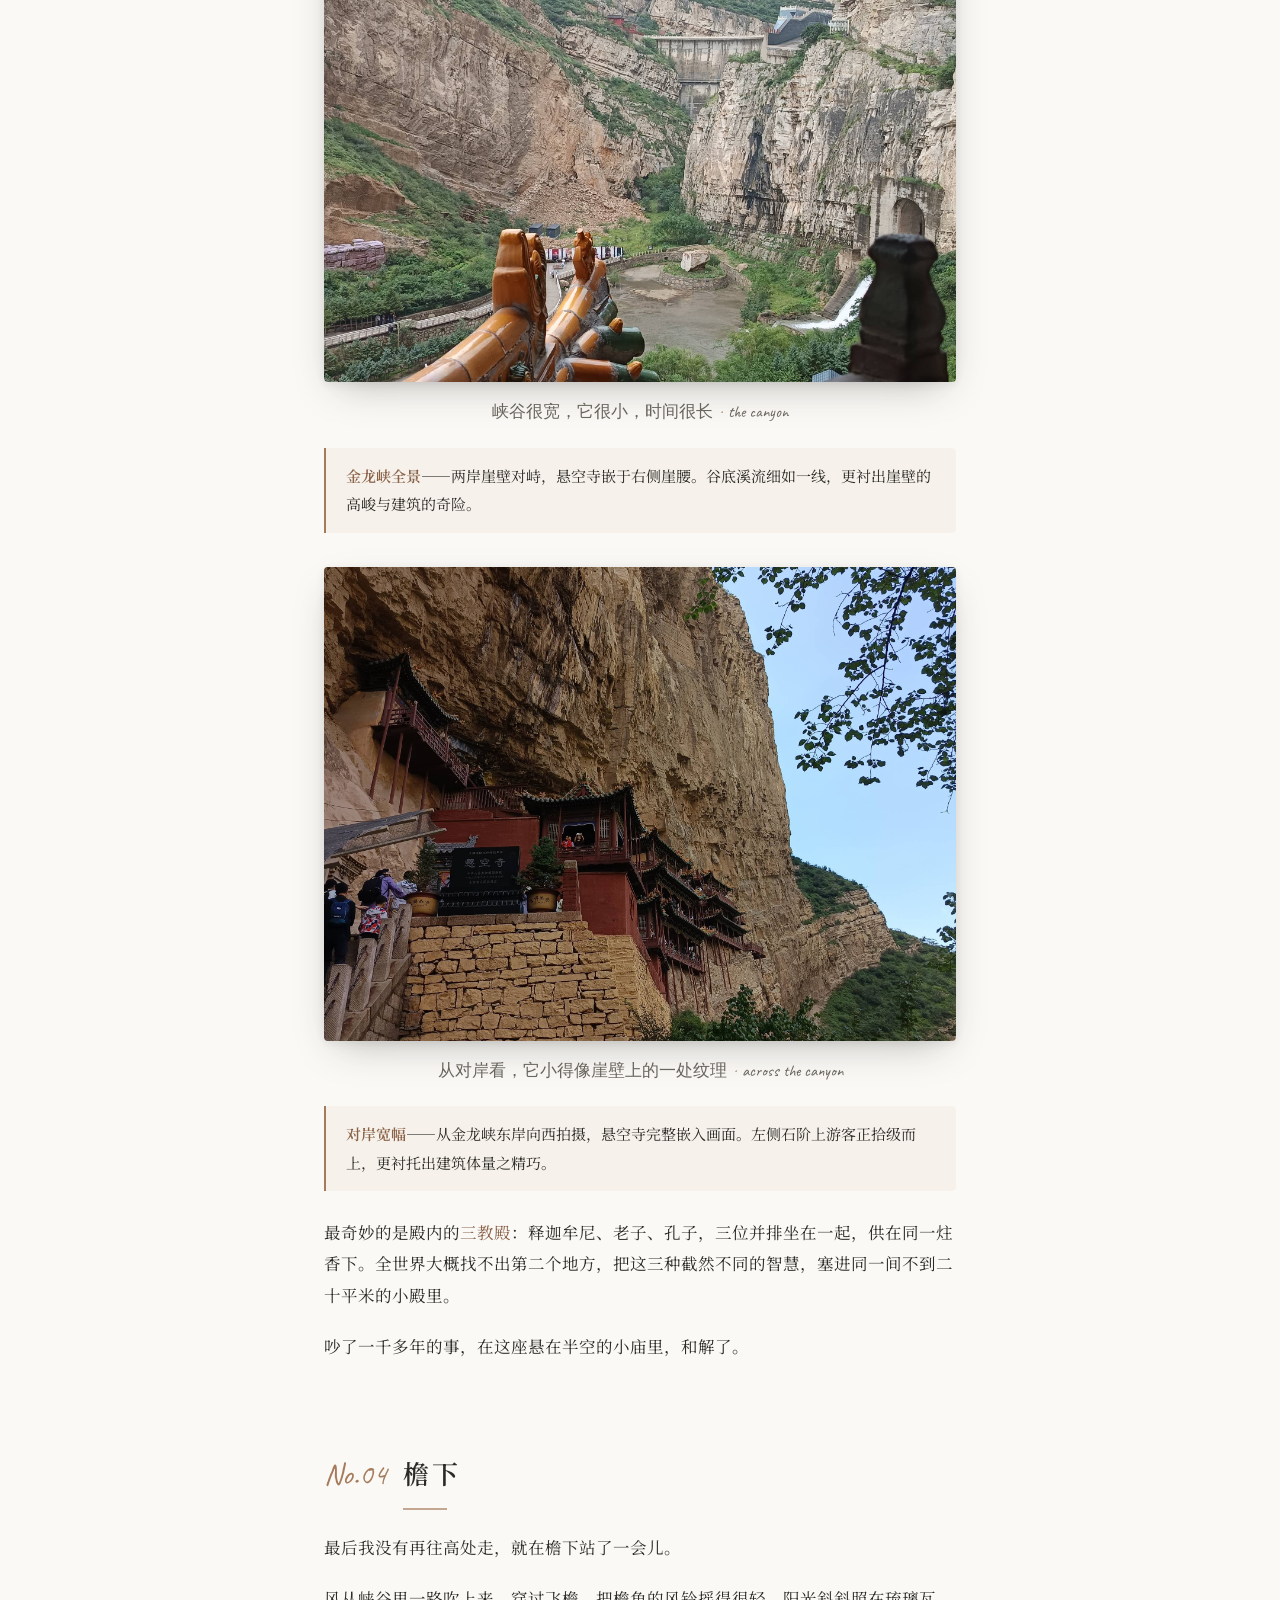
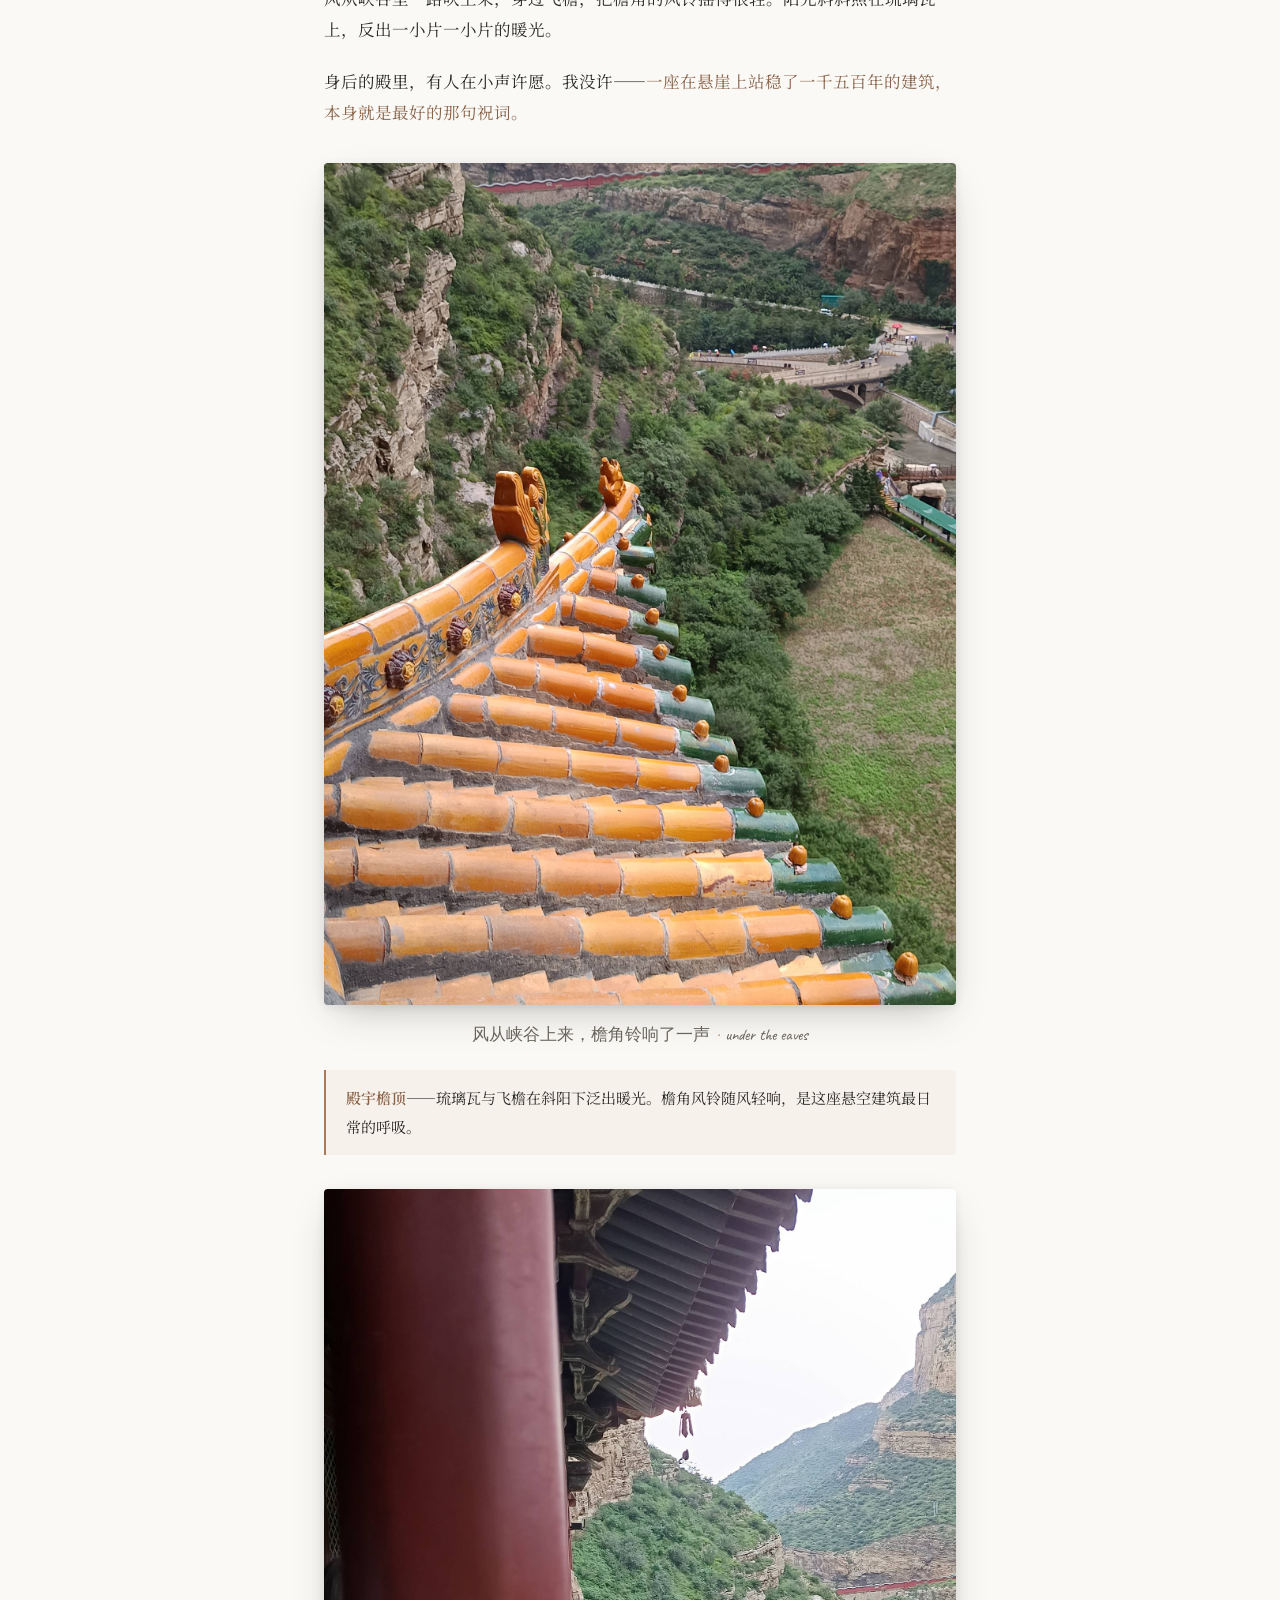
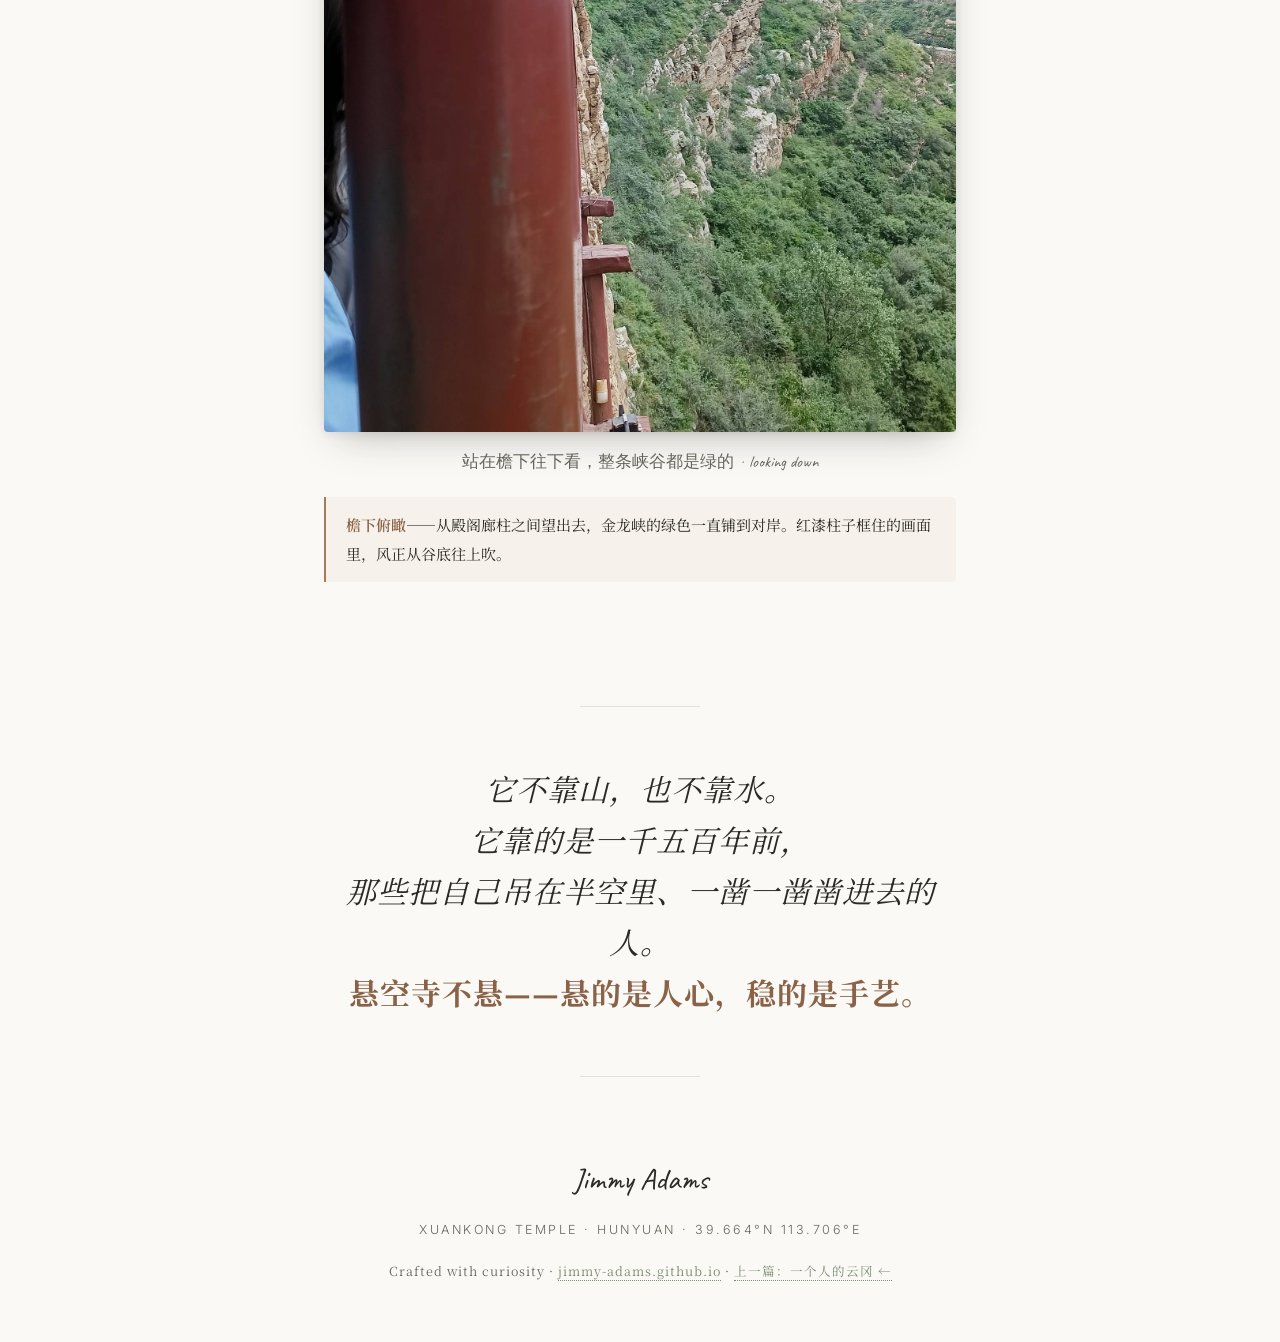
<file: journal/xuankong/index.html>
<!DOCTYPE html>
<html lang="zh-CN">
<head>
  <meta charset="UTF-8">
  <meta name="viewport" content="width=device-width, initial-scale=1.0">
  <title>挂在悬崖上的一千五百年 · Jimmy's Travel Journal</title>
  <link rel="preconnect" href="https://fonts.googleapis.com">
  <link rel="preconnect" href="https://fonts.gstatic.com" crossorigin>
  <link href="https://fonts.googleapis.com/css2?family=Playfair+Display:ital,wght@0,400;0,700;1,400&family=Inter:wght@300;400;500&family=Caveat:wght@400;700&family=Noto+Serif+SC:wght@400;600&display=swap" rel="stylesheet">
  <style>
    :root {
      --bg: #FAF9F6;
      --ink: #2C2A26;
      --ink-soft: #6B675F;
      --sand: #A67B5B;
      --sand-deep: #8A6248;
      --moss: #7A8B6F;
      --line: #E5E0D8;
    }
    * { margin: 0; padding: 0; box-sizing: border-box; }
    html { scroll-behavior: smooth; }
    body {
      background: var(--bg);
      color: var(--ink);
      font-family: 'Noto Serif SC', 'Inter', serif;
      line-height: 1.9;
      -webkit-font-smoothing: antialiased;
    }

    /* ---------- Hero ---------- */
    .hero {
      position: relative;
      min-height: 92vh;
      display: flex;
      align-items: flex-end;
      background-image: linear-gradient(180deg, rgba(20,16,12,.25) 0%, rgba(20,16,12,.15) 40%, rgba(20,16,12,.78) 100%), url('photos/02-hanging-view.jpg');
      background-size: cover;
      background-position: center 55%;
    }
    .hero-inner {
      width: 100%;
      max-width: 760px;
      margin: 0 auto;
      padding: 0 28px 64px;
      color: #F5F1EA;
    }
    .hero-meta {
      font-family: 'Caveat', cursive;
      font-size: 26px;
      color: #E8D9C4;
      letter-spacing: 1px;
    }
    .hero h1 {
      font-family: 'Playfair Display', 'Noto Serif SC', serif;
      font-size: clamp(44px, 8vw, 76px);
      font-weight: 700;
      line-height: 1.15;
      margin: 10px 0 18px;
      letter-spacing: 2px;
    }
    .hero-sub {
      font-family: 'Inter', sans-serif;
      font-weight: 300;
      font-size: 15px;
      color: rgba(245,241,234,.85);
      display: flex;
      flex-wrap: wrap;
      gap: 8px 22px;
      align-items: center;
    }
    .hero-sub .dot { width: 4px; height: 4px; border-radius: 50%; background: var(--sand); }
    .hero-scroll {
      position: absolute;
      bottom: 22px;
      right: 32px;
      font-family: 'Caveat', cursive;
      color: rgba(245,241,234,.75);
      font-size: 19px;
      writing-mode: vertical-rl;
      animation: floaty 2.6s ease-in-out infinite;
    }
    @keyframes floaty { 0%,100% { transform: translateY(0); } 50% { transform: translateY(8px); } }

    /* ---------- 主体 ---------- */
    .journal { max-width: 680px; margin: 0 auto; padding: 72px 24px 40px; }

    .prologue { text-align: center; padding: 26px 0 54px; }
    .prologue .ornament { font-size: 22px; color: var(--sand); letter-spacing: 10px; }
    .prologue p { font-size: 17px; color: var(--ink-soft); margin-top: 18px; }
    .prologue .hand {
      font-family: 'Caveat', cursive;
      font-size: 24px;
      color: var(--sand-deep);
      display: block;
      margin-top: 14px;
    }

    .part-divider {
      text-align: center;
      margin: 0 0 72px;
      padding: 26px 0;
      border-top: 1px solid var(--line);
      border-bottom: 1px solid var(--line);
    }
    .part-divider .cn { font-family: 'Caveat', cursive; font-size: 24px; color: var(--sand); }
    .part-divider .en { font-family: 'Inter', sans-serif; font-size: 12px; letter-spacing: 4px; color: var(--ink-soft); margin-top: 6px; }

    section.chapter { margin: 0 0 84px; }
    .chapter-head { display: flex; align-items: baseline; gap: 16px; margin-bottom: 22px; }
    .chapter-no { font-family: 'Caveat', cursive; font-size: 30px; color: var(--sand); white-space: nowrap; }
    .chapter-title {
      font-family: 'Noto Serif SC', serif;
      font-weight: 600;
      font-size: 26px;
      letter-spacing: 3px;
    }
    .chapter-title::after {
      content: '';
      display: block;
      width: 44px; height: 2px;
      background: var(--sand);
      margin-top: 10px;
      opacity: .65;
    }
    .chapter p { margin-bottom: 20px; font-size: 16.5px; }
    .chapter p em { font-style: normal; color: var(--sand-deep); }

    /* 图片蒙太奇 slideshow */
    .vlog-wrap { margin: 34px 0 30px; }
    .slideshow {
      position: relative;
      width: 100%;
      aspect-ratio: 16 / 9;
      border-radius: 4px;
      overflow: hidden;
      background: #14100C;
      box-shadow: 0 14px 38px -14px rgba(44,42,38,.4), 0 2px 8px rgba(44,42,38,.08);
    }
    .slideshow .slide {
      position: absolute;
      inset: 0;
      opacity: 0;
      transition: opacity 1.4s ease;
    }
    .slideshow .slide.active { opacity: 1; }
    .slideshow .slide img {
      width: 100%;
      height: 100%;
      object-fit: cover;
      display: block;
      transform: scale(1);
      transition: transform 7s linear;
    }
    .slideshow .slide.active img { transform: scale(1.08); }
    .slideshow-caption {
      position: absolute;
      left: 0; right: 0; bottom: 0;
      padding: 52px 22px 26px;
      background: linear-gradient(to top, rgba(20,16,12,.74), rgba(20,16,12,.25) 55%, transparent);
      color: #F5F1EA;
      font-family: 'Noto Serif SC', serif;
      font-size: 17px;
      letter-spacing: 2px;
      text-align: center;
      opacity: 1;
      transition: opacity .5s ease;
      pointer-events: none;
    }
    .slideshow-dots {
      position: absolute;
      bottom: 11px;
      left: 50%;
      transform: translateX(-50%);
      display: flex;
      gap: 8px;
      z-index: 2;
    }
    .slideshow-dots span {
      width: 6px; height: 6px;
      border-radius: 50%;
      background: rgba(245,241,234,.45);
      cursor: pointer;
      transition: background .3s ease, transform .3s ease;
    }
    .slideshow-dots span.on { background: #F5F1EA; transform: scale(1.35); }
    .vlog-caption {
      font-family: 'Caveat', cursive;
      font-size: 22px;
      color: var(--ink-soft);
      text-align: center;
      margin: 14px 0 0;
    }
    .vlog-caption span { color: var(--sand); margin: 0 6px; }

    /* 图文卡片 */
    .photo-card { margin: 34px 0 26px; }
    .photo-frame {
      position: relative;
      border-radius: 4px;
      overflow: hidden;
      box-shadow: 0 14px 38px -14px rgba(44,42,38,.35), 0 2px 8px rgba(44,42,38,.08);
    }
    .photo-frame img { width: 100%; display: block; transition: transform 1.2s ease; }
    .photo-frame:hover img { transform: scale(1.025); }
    .photo-caption {
      font-family: 'Caveat', cursive;
      font-size: 22px;
      color: var(--ink-soft);
      text-align: center;
      margin: 14px 0 0;
    }
    .photo-caption span { color: var(--sand); margin: 0 6px; }
    .photo-note {
      background: rgba(244,238,228,.6);
      border-left: 2px solid var(--sand);
      padding: 14px 20px;
      margin-top: 14px;
      font-size: 15px;
      color: var(--ink);
      border-radius: 0 4px 4px 0;
    }
    .photo-note em { font-style: normal; color: var(--sand-deep); font-weight: 600; }

    .reveal { opacity: 0; transform: translateY(26px); transition: opacity .9s ease, transform .9s ease; }
    .reveal.visible { opacity: 1; transform: none; }

    /* ---------- 尾声 ---------- */
    .epilogue {
      max-width: 680px;
      margin: 0 auto 30px;
      padding: 58px 24px;
      text-align: center;
      position: relative;
    }
    .epilogue::before, .epilogue::after {
      content: '';
      position: absolute;
      left: 50%; transform: translateX(-50%);
      width: 120px; height: 1px;
      background: var(--line);
    }
    .epilogue::before { top: 0; }
    .epilogue::after { bottom: 0; }
    .epilogue .quote {
      font-family: 'Playfair Display', 'Noto Serif SC', serif;
      font-size: clamp(22px, 3.6vw, 30px);
      font-style: italic;
      line-height: 1.7;
      letter-spacing: 1px;
    }
    .epilogue .quote strong { font-style: normal; color: var(--sand-deep); }

    /* ---------- Footer ---------- */
    footer { text-align: center; padding: 44px 20px 58px; color: var(--ink-soft); }
    footer .hand-sign { font-family: 'Caveat', cursive; font-size: 30px; color: var(--ink); }
    footer .coords {
      font-family: 'Inter', sans-serif;
      font-weight: 300;
      font-size: 12.5px;
      letter-spacing: 2.5px;
      color: var(--ink-soft);
      margin-top: 10px;
    }
    footer .foot-note { font-size: 12.5px; margin-top: 18px; letter-spacing: 1px; }
    footer .foot-note a { color: var(--moss); text-decoration: none; border-bottom: 1px dotted var(--moss); }
  </style>
  <style>
    .visits { margin-top: 16px; font-family: 'Inter', -apple-system, sans-serif;
      font-size: 12.5px; letter-spacing: 1px; color: #6B675F; }
  </style>
</head>
<body>

  <!-- Hero -->
  <header class="hero">
    <a class="hero-back" href="../" style="position:absolute;top:24px;left:28px;font-family:Inter,sans-serif;font-size:13.5px;letter-spacing:1px;color:rgba(245,241,234,.9);text-decoration:none;background:rgba(20,16,12,.45);padding:8px 16px;border-radius:999px;backdrop-filter:blur(6px);border:1px solid rgba(245,241,234,.25);z-index:5;">← Journal</a>
    <div class="hero-inner">
      <div class="hero-meta">Aug. 30, 2026 · 一座挂在悬崖上的寺</div>
      <h1>悬空寺</h1>
      <div class="hero-sub">
        <span>山西 · 大同 · 浑源 恒山金龙峡</span>
        <span class="dot"></span>
        <span>39.664° N, 113.706° E</span>
        <span class="dot"></span>
        <span>风从峡谷里吹上来</span>
      </div>
    </div>
    <div class="hero-scroll">scroll ↓</div>
  </header>

  <div class="journal">
    <!-- 序 -->
    <div class="prologue reveal">
      <div class="ornament">❋ ❋ ❋</div>
      <p>去之前我以为，它只是"挂在山上的一座庙"。<br>
      到了才明白——它不是建在山上，<br>
      是<em>从山里长出来的</em>。</p>
      <span class="hand">—— 恒山之下，金龙峡畔</span>
    </div>

    <!-- 图片蒙太奇 -->
    <div class="vlog-wrap reveal">
      <div class="slideshow" id="slideshow">
        <div class="slide active"><img src="photos/01-corridor.jpg" alt="回廊深处"></div>
        <div class="slide"><img src="photos/05-temple-close.jpg" alt="峭壁上的殿阁" loading="lazy"></div>
        <div class="slide"><img src="photos/02-hanging-view.jpg" alt="半插在峭壁里" loading="lazy"></div>
        <div class="slide"><img src="photos/06-temple-wide.jpg" alt="悬空寺全景" loading="lazy"></div>
        <div class="slide"><img src="photos/03-canyon-wide.jpg" alt="一千五百年" loading="lazy"></div>
        <div class="slide"><img src="photos/08-temple-full.jpg" alt="崖壁上的千年" loading="lazy"></div>
        <div class="slide"><img src="photos/04-roof-tiles.jpg" alt="檐下" loading="lazy"></div>
        <div class="slide"><img src="photos/07-eave-valley.jpg" alt="峡谷风吹上来" loading="lazy"></div>
        <div class="slideshow-caption" id="slide-caption">悬空寺 · 回廊深处</div>
        <div class="slideshow-dots" id="slide-dots"></div>
      </div>
      <p class="photo-caption">八张照片，一千五百年<span>·</span>a montage</p>
    </div>

    <!-- ============ 上篇 · 挂在崖上 ============ -->
    <div class="part-divider reveal">
      <div class="cn">Hanging · on the cliff</div>
      <div class="en">半插飞梁为基 · 一千五百年不落</div>
    </div>

    <!-- 第一章 -->
    <section class="chapter reveal">
      <div class="chapter-head">
        <span class="chapter-no">No.01</span>
        <h2 class="chapter-title">回廊深处</h2>
      </div>
      <p>上山的路很窄，栈道贴着崖壁走，人得侧着身。木廊宽不过一米，脚下是空的——隔着木板，能听见金龙峡的风在底下穿过去。</p>
      <p>我用手扶着崖壁走，掌心是凉的粗糙的石头。<em>一千五百年前的工匠，大概也是这样扶着走过去的。</em></p>
      <div class="photo-card">
        <div class="photo-frame">
          <img src="photos/01-corridor.jpg" alt="悬空寺回廊" loading="lazy">
        </div>
        <p class="photo-caption">一步宽的回廊，走了整整一千五百年<span>·</span>the corridor</p>
        <div class="photo-note"><em>悬空寺栈道回廊</em>——木廊紧贴崖壁，宽不盈米，外侧仅以木栏相护。行走其上，脚下即深峡。</div>
      </div>
    </section>

    <!-- 第二章 -->
    <section class="chapter reveal">
      <div class="chapter-head">
        <span class="chapter-no">No.02</span>
        <h2 class="chapter-title">半插在峭壁里</h2>
      </div>
      <p>整座寺最狠的地方，是它的"地基"——<em>没有地基</em>。</p>
      <p>工匠把横梁的一端深深插进凿好的石孔里，另一端悬在空中，再在上面立柱、架梁、铺板、盖殿。所谓的"支柱"，多半并不真承重，真正吃力的是那些看不见的、插进岩石深处的横木。</p>
      <p>当地人说"悬空寺，半天高，三根马尾空中吊"。抬头看，那些细柱确实晃晃悠悠——可它已经这样晃了一千五百年。</p>
      <div class="photo-card">
        <div class="photo-frame">
          <img src="photos/02-hanging-view.jpg" alt="悬空寺挂壁全景" loading="lazy">
        </div>
        <p class="photo-caption">它挂在那里，像山自己长出来的一块木头<span>·</span>hanging on the cliff</p>
        <div class="photo-note"><em>悬空寺全景</em>——殿阁半嵌于金龙峡西崖，距谷底约五十米。以"半插飞梁"为基，木柱为撑，层层叠叠贴崖而建。</div>
      </div>
      <div class="photo-card">
        <div class="photo-frame">
          <img src="photos/05-temple-close.jpg" alt="悬空寺近景殿阁" loading="lazy">
        </div>
        <p class="photo-caption">红柱绿瓦，嵌在褐色的崖壁里<span>·</span>temple in the rock</p>
        <div class="photo-note"><em>殿阁近景</em>——飞檐翘角、红漆立柱、绿色琉璃瓦，与背后粗粝的岩层形成强烈对比。每一根柱子都从崖缝里长出来。</div>
      </div>
      <div class="photo-card">
        <div class="photo-frame">
          <img src="photos/08-temple-full.jpg" alt="悬空寺完整立面" loading="lazy">
        </div>
        <p class="photo-caption">从下往上看，整座寺像是贴在墙上的一幅画<span>·</span>the full view</p>
        <div class="photo-note"><em>悬空寺完整立面</em>——底层石砌台基之上，三层殿阁依次升高。黑底金字匾额"悬空寺"三字居中，是全国重点文物保护单位。</div>
      </div>
      <p>李白当年走到这里，写下"壮观"两个字，觉得不够，又在"壮"字上多加了一点。徐霞客说它是<em>"天下巨观"</em>。两个见过太多山河的人，在同一座小庙前词穷。</p>
    </section>

    <!-- 第三章 -->
    <section class="chapter reveal">
      <div class="chapter-head">
        <span class="chapter-no">No.03</span>
        <h2 class="chapter-title">一千五百年</h2>
      </div>
      <p>北魏太和十五年，公元 491 年，它开始挂在崖壁上。此后朝代换了一轮又一轮，峡谷里的水流了又干，它没掉下来。</p>
      <p>我站在对岸看它。峡谷很宽，寺很小，小得像崖壁上的一处纹理。<em>可就是这样一处纹理，比山下所有的城池都活得久。</em></p>
      <div class="photo-card">
        <div class="photo-frame">
          <img src="photos/03-canyon-wide.jpg" alt="金龙峡全景与悬空寺" loading="lazy">
        </div>
        <p class="photo-caption">峡谷很宽，它很小，时间很长<span>·</span>the canyon</p>
        <div class="photo-note"><em>金龙峡全景</em>——两岸崖壁对峙，悬空寺嵌于右侧崖腰。谷底溪流细如一线，更衬出崖壁的高峻与建筑的奇险。</div>
      </div>
      <div class="photo-card">
        <div class="photo-frame">
          <img src="photos/06-temple-wide.jpg" alt="悬空寺宽幅全景" loading="lazy">
        </div>
        <p class="photo-caption">从对岸看，它小得像崖壁上的一处纹理<span>·</span>across the canyon</p>
        <div class="photo-note"><em>对岸宽幅</em>——从金龙峡东岸向西拍摄，悬空寺完整嵌入画面。左侧石阶上游客正拾级而上，更衬托出建筑体量之精巧。</div>
      </div>
      <p>最奇妙的是殿内的<em>三教殿</em>：释迦牟尼、老子、孔子，三位并排坐在一起，供在同一炷香下。全世界大概找不出第二个地方，把这三种截然不同的智慧，塞进同一间不到二十平米的小殿里。</p>
      <p>吵了一千多年的事，在这座悬在半空的小庙里，和解了。</p>
    </section>

    <!-- 第四章 -->
    <section class="chapter reveal">
      <div class="chapter-head">
        <span class="chapter-no">No.04</span>
        <h2 class="chapter-title">檐下</h2>
      </div>
      <p>最后我没有再往高处走，就在檐下站了一会儿。</p>
      <p>风从峡谷里一路吹上来，穿过飞檐，把檐角的风铃摇得很轻。阳光斜斜照在琉璃瓦上，反出一小片一小片的暖光。</p>
      <p>身后的殿里，有人在小声许愿。我没许——<em>一座在悬崖上站稳了一千五百年的建筑，本身就是最好的那句祝词。</em></p>
      <div class="photo-card">
        <div class="photo-frame">
          <img src="photos/04-roof-tiles.jpg" alt="悬空寺檐顶琉璃瓦" loading="lazy">
        </div>
        <p class="photo-caption">风从峡谷上来，檐角铃响了一声<span>·</span>under the eaves</p>
        <div class="photo-note"><em>殿宇檐顶</em>——琉璃瓦与飞檐在斜阳下泛出暖光。檐角风铃随风轻响，是这座悬空建筑最日常的呼吸。</div>
      </div>
      <div class="photo-card">
        <div class="photo-frame">
          <img src="photos/07-eave-valley.jpg" alt="檐下俯瞰峡谷" loading="lazy">
        </div>
        <p class="photo-caption">站在檐下往下看，整条峡谷都是绿的<span>·</span>looking down</p>
        <div class="photo-note"><em>檐下俯瞰</em>——从殿阁廊柱之间望出去，金龙峡的绿色一直铺到对岸。红漆柱子框住的画面里，风正从谷底往上吹。</div>
      </div>
    </section>

  </div>

  <!-- 尾声 -->
  <div class="epilogue reveal">
    <p class="quote">它不靠山，也不靠水。<br>它靠的是一千五百年前，<br>那些把自己吊在半空里、一凿一凿凿进去的人。<br><strong>悬空寺不悬——悬的是人心，稳的是手艺。</strong></p>
  </div>

  <footer>
    <div class="hand-sign">Jimmy Adams</div>
    <div class="coords">XUANKONG TEMPLE · HUNYUAN · 39.664°N 113.706°E</div>
    <p class="foot-note">Crafted with curiosity · <a href="https://jimmy-adams.github.io">jimmy-adams.github.io</a> · <a href="../yungang/">上一篇：一个人的云冈 ←</a></p>
    <div id="visit-count" class="visits"></div>
  </footer>

  <script>
    const io = new IntersectionObserver((entries) => {
      entries.forEach(e => { if (e.isIntersecting) { e.target.classList.add('visible'); io.unobserve(e.target); } });
    }, { threshold: 0.08 });
    document.querySelectorAll('.reveal').forEach(el => io.observe(el));

    // 图片蒙太奇：交叉淡入 + 缓慢推近
    (function () {
      const box = document.getElementById('slideshow');
      if (!box) return;
      const slides = box.querySelectorAll('.slide');
      const cap = document.getElementById('slide-caption');
      const dotsBox = document.getElementById('slide-dots');
      const captions = [
        '悬空寺 · 回廊深处',
        '峭壁之上，殿阁如生',
        '半插在峭壁里',
        '整座寺挂在崖腰上',
        '一千五百年，它一直挂在这里',
        '李白说"壮观"，多写了一点',
        '一个人站在檐下',
        '风从峡谷里吹上来'
      ];
      let idx = 0, timer = null;

      slides.forEach((_, i) => {
        const d = document.createElement('span');
        if (i === 0) d.className = 'on';
        d.addEventListener('click', () => { go(i); restart(); });
        dotsBox.appendChild(d);
      });
      const dots = dotsBox.querySelectorAll('span');

      function go(n) {
        slides[idx].classList.remove('active');
        dots[idx].classList.remove('on');
        idx = (n + slides.length) % slides.length;
        slides[idx].classList.add('active');
        dots[idx].classList.add('on');
        cap.style.opacity = 0;
        setTimeout(() => { cap.textContent = captions[idx]; cap.style.opacity = 1; }, 320);
      }
      function restart() {
        clearInterval(timer);
        timer = setInterval(() => go(idx + 1), 4600);
      }

      restart();
      box.addEventListener('mouseenter', () => clearInterval(timer));
      box.addEventListener('mouseleave', restart);
    })();
  </script>
  <script src="/assets/stats.js" defer></script>
</body>
</html>
</file>
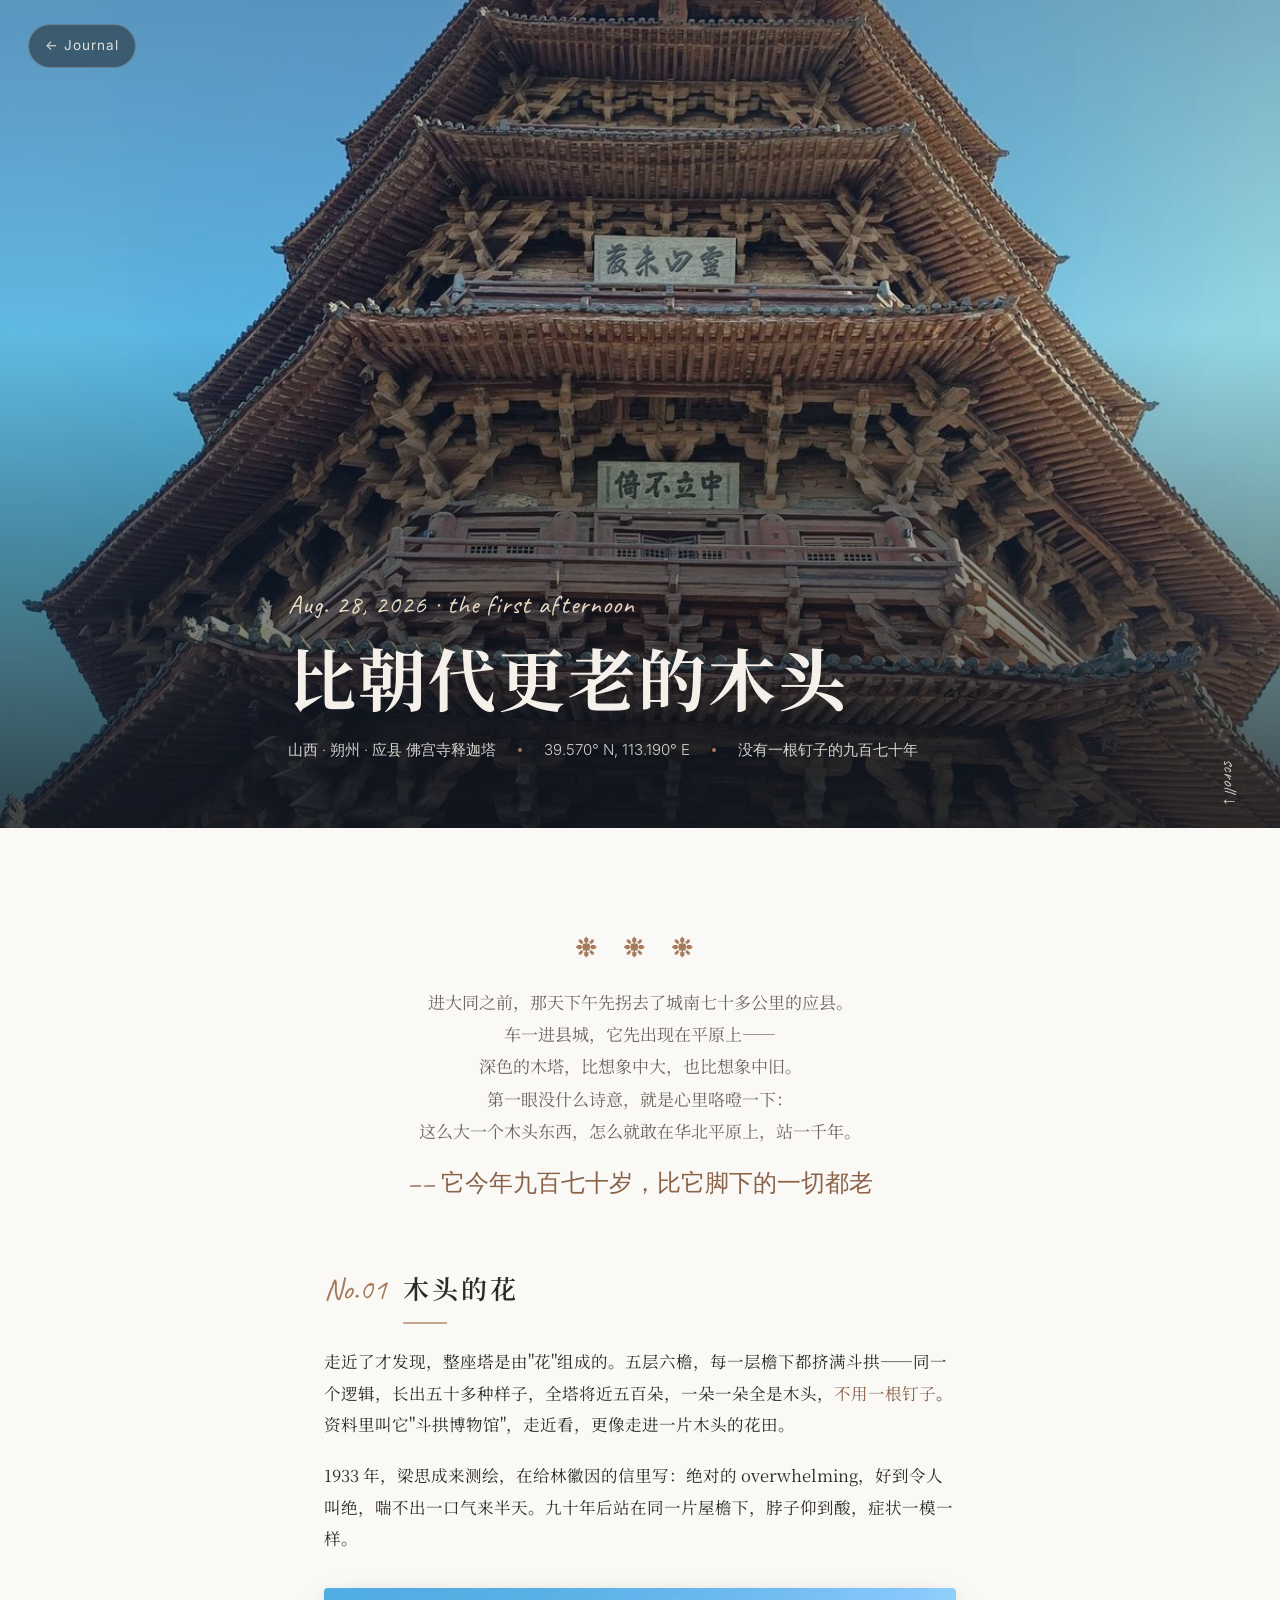
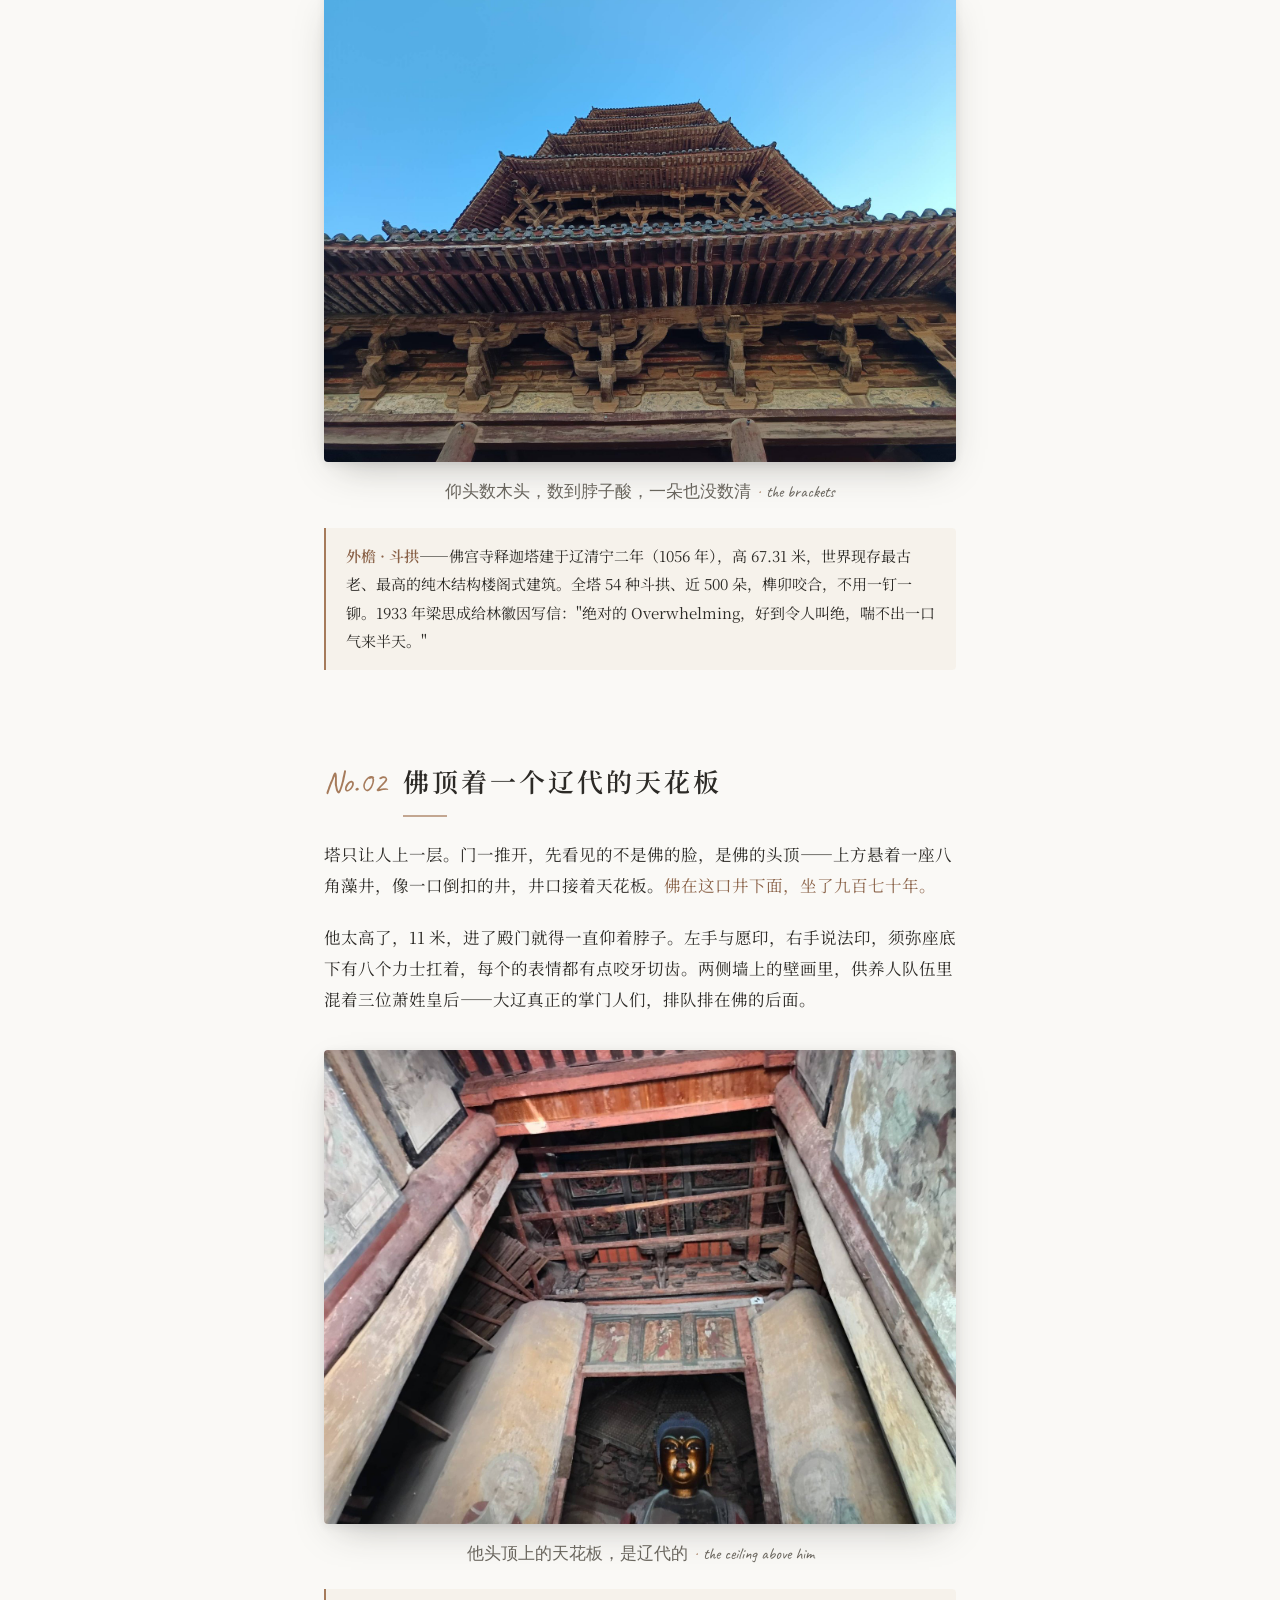
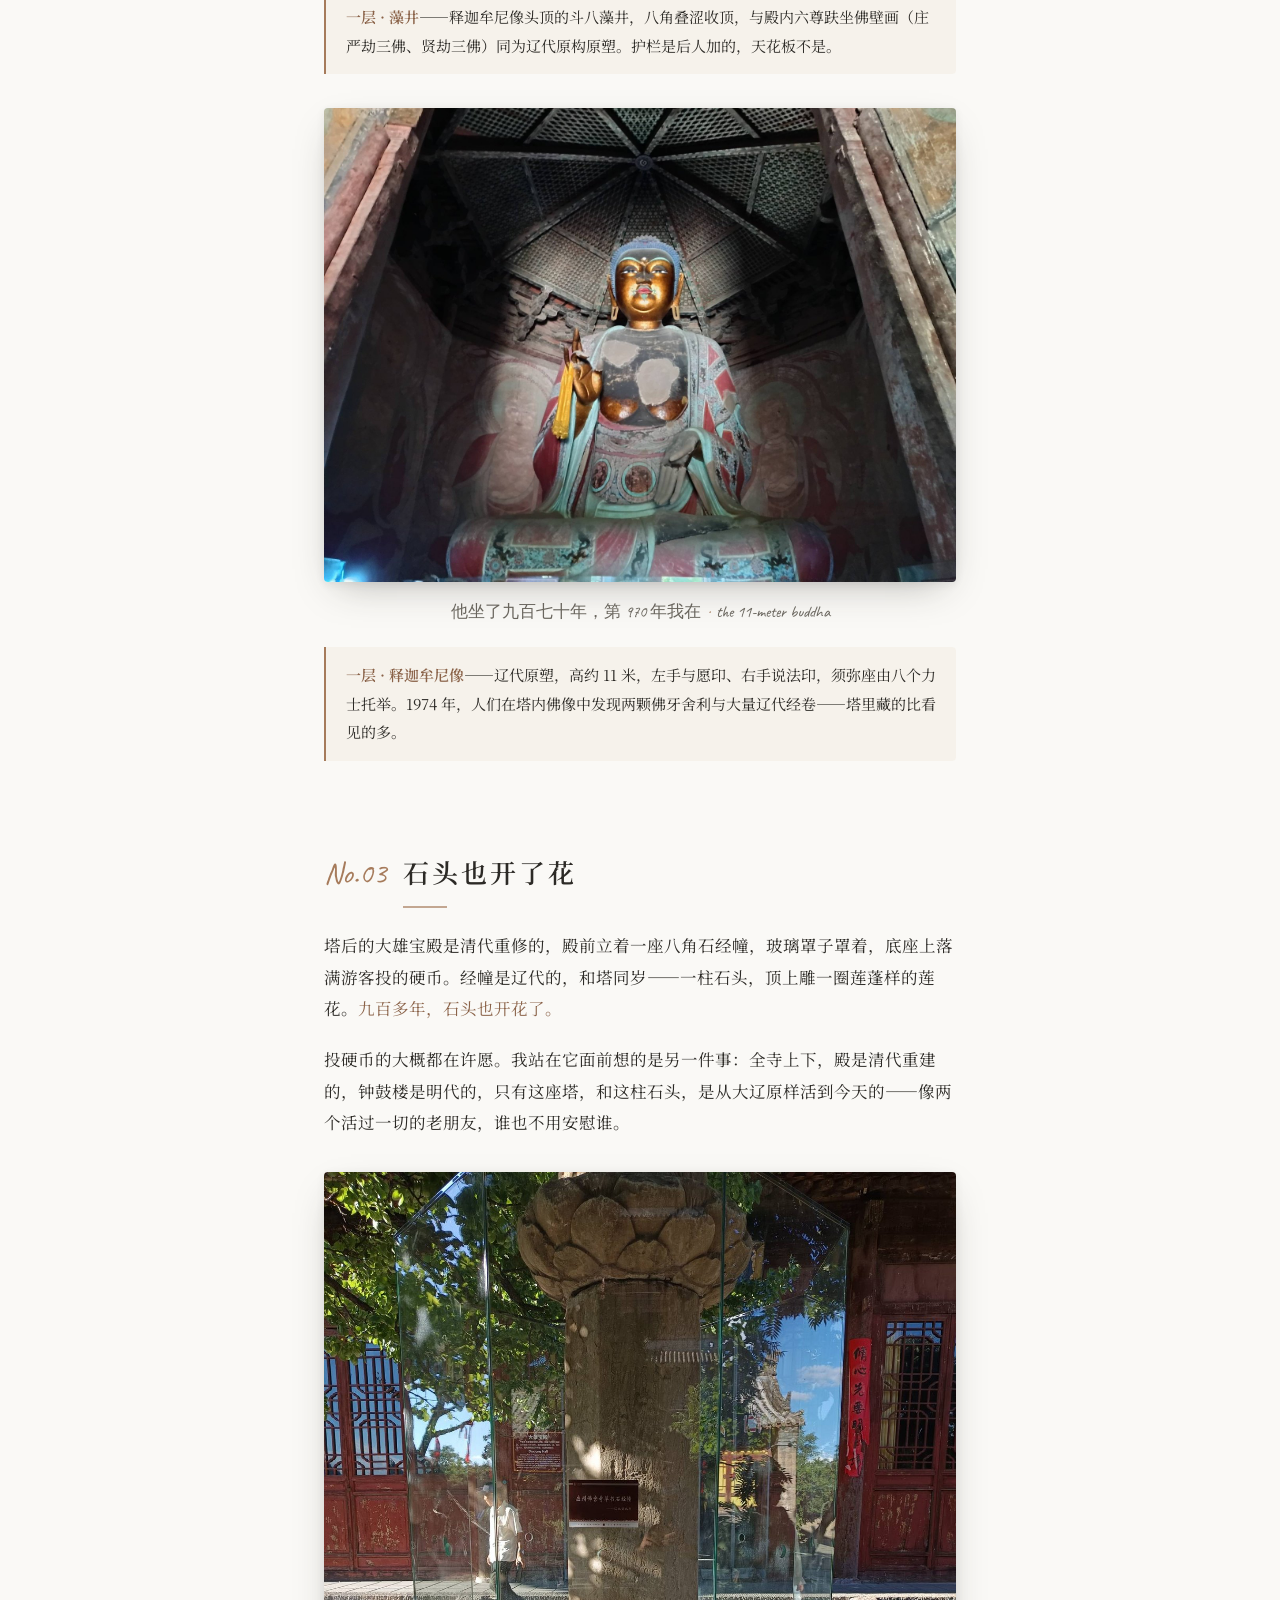
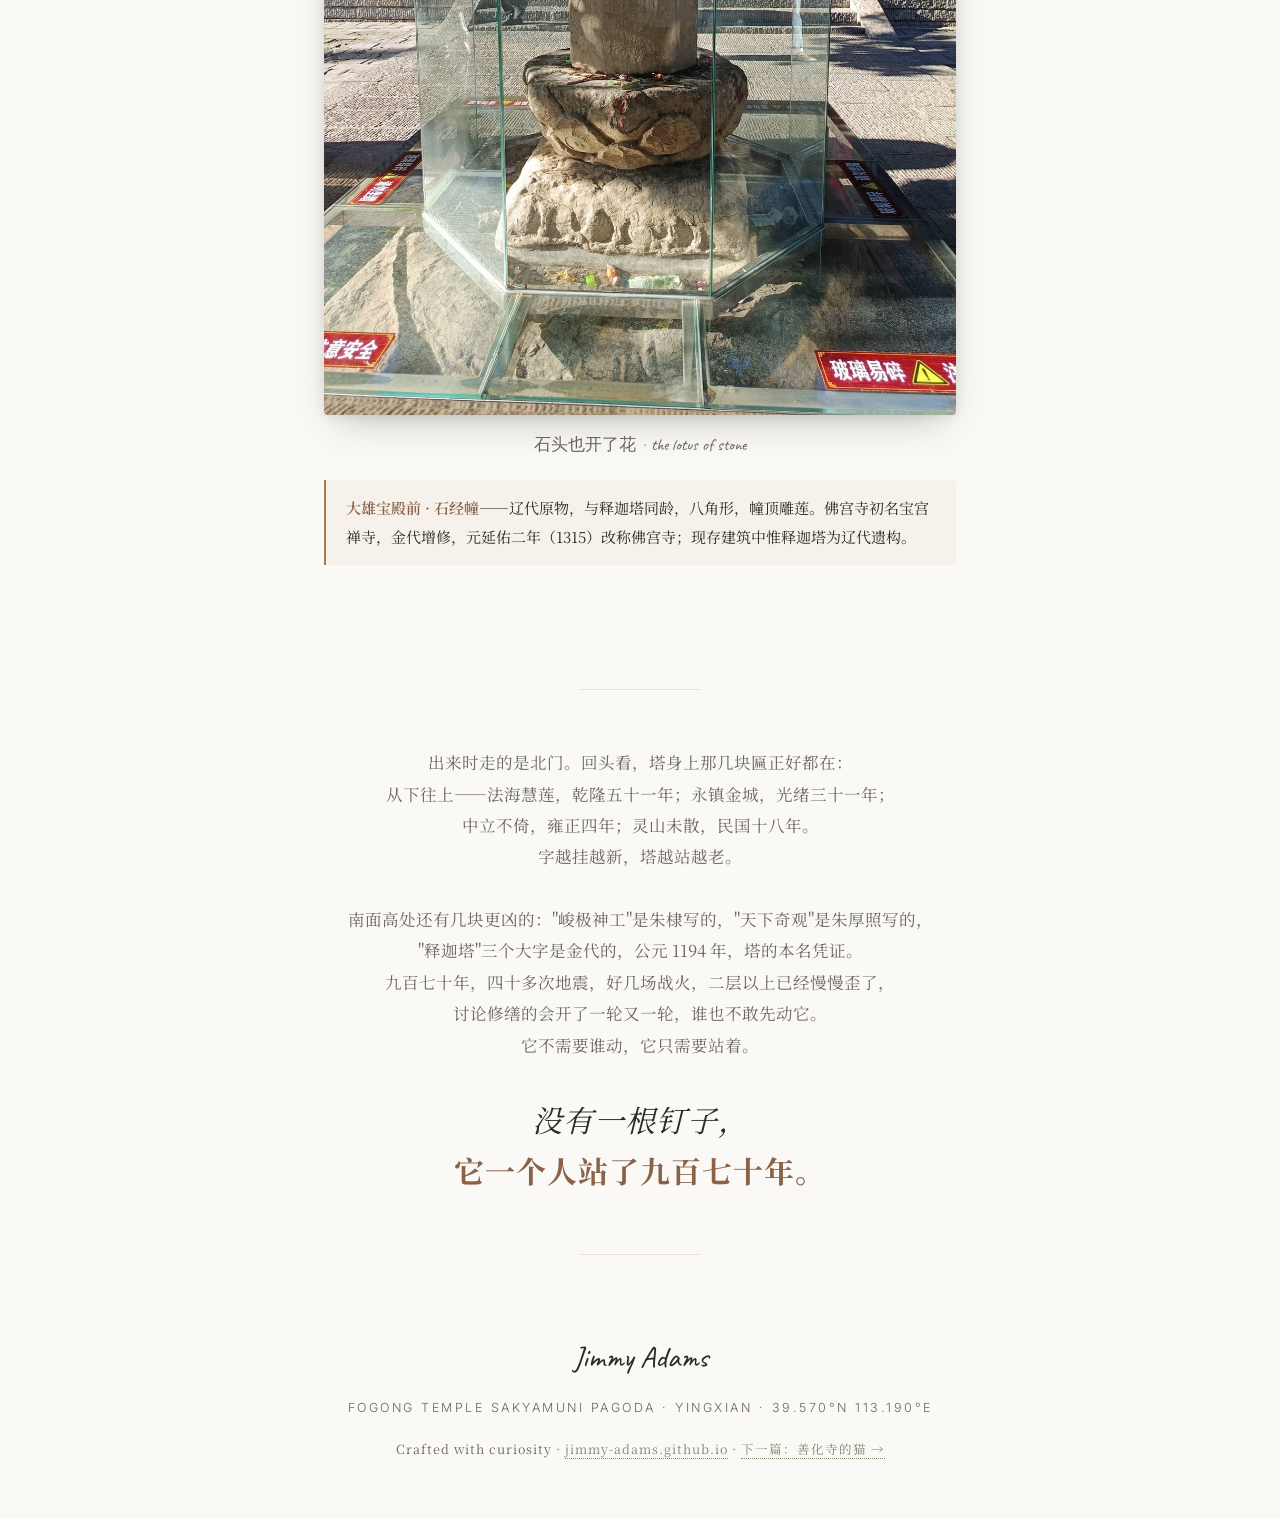
<file: journal/yingxian/index.html>
<!DOCTYPE html>
<html lang="zh-CN">
<head>
  <meta charset="UTF-8">
  <meta name="viewport" content="width=device-width, initial-scale=1.0">
  <title>比朝代更老的木头 · Jimmy's Travel Journal</title>
  <link rel="preconnect" href="https://fonts.googleapis.com">
  <link rel="preconnect" href="https://fonts.gstatic.com" crossorigin>
  <link href="https://fonts.googleapis.com/css2?family=Playfair+Display:ital,wght@0,400;0,700;1,400&family=Inter:wght@300;400;500&family=Caveat:wght@400;700&family=Noto+Serif+SC:wght@400;600&display=swap" rel="stylesheet">
  <style>
    :root {
      --bg: #FAF9F6;
      --ink: #2C2A26;
      --ink-soft: #6B675F;
      --sand: #A67B5B;
      --sand-deep: #8A6248;
      --moss: #7A8B6F;
      --line: #E5E0D8;
    }
    * { margin: 0; padding: 0; box-sizing: border-box; }
    html { scroll-behavior: smooth; }
    body {
      background: var(--bg);
      color: var(--ink);
      font-family: 'Noto Serif SC', 'Inter', serif;
      line-height: 1.9;
      -webkit-font-smoothing: antialiased;
    }

    .hero {
      position: relative;
      min-height: 92vh;
      display: flex;
      align-items: flex-end;
      background-image: linear-gradient(180deg, rgba(18,22,30,.28) 0%, rgba(18,22,30,.12) 40%, rgba(18,22,30,.8) 100%), url('photos/01-pagoda-north.jpg');
      background-size: cover;
      background-position: center 30%;
    }
    .hero-inner {
      width: 100%;
      max-width: 760px;
      margin: 0 auto;
      padding: 0 28px 64px;
      color: #F5F1EA;
    }
    .hero-meta {
      font-family: 'Caveat', cursive;
      font-size: 26px;
      color: #E8D9C4;
      letter-spacing: 1px;
    }
    .hero h1 {
      font-family: 'Playfair Display', 'Noto Serif SC', serif;
      font-size: clamp(40px, 7vw, 68px);
      font-weight: 700;
      line-height: 1.15;
      margin: 10px 0 18px;
      letter-spacing: 2px;
    }
    .hero-sub {
      font-family: 'Inter', sans-serif;
      font-weight: 300;
      font-size: 15px;
      color: rgba(245,241,234,.85);
      display: flex;
      flex-wrap: wrap;
      gap: 8px 22px;
      align-items: center;
    }
    .hero-sub .dot { width: 4px; height: 4px; border-radius: 50%; background: var(--sand); }
    .hero-back {
      position: absolute;
      top: 24px;
      left: 28px;
      font-family: 'Inter', sans-serif;
      font-size: 13.5px;
      letter-spacing: 1px;
      color: rgba(245,241,234,.9);
      text-decoration: none;
      background: rgba(20,16,12,.45);
      padding: 8px 16px;
      border-radius: 999px;
      backdrop-filter: blur(6px);
      border: 1px solid rgba(245,241,234,.25);
      z-index: 5;
    }
    .hero-back:hover { background: rgba(20,16,12,.7); }
    .hero-scroll {
      position: absolute;
      bottom: 22px;
      right: 32px;
      font-family: 'Caveat', cursive;
      color: rgba(245,241,234,.75);
      font-size: 19px;
      writing-mode: vertical-rl;
      animation: floaty 2.6s ease-in-out infinite;
    }
    @keyframes floaty { 0%,100% { transform: translateY(0); } 50% { transform: translateY(8px); } }

    .journal { max-width: 680px; margin: 0 auto; padding: 72px 24px 40px; }

    .prologue { text-align: center; padding: 26px 0 54px; }
    .prologue .ornament { font-size: 22px; color: var(--sand); letter-spacing: 10px; }
    .prologue p { font-size: 17px; color: var(--ink-soft); margin-top: 18px; }
    .prologue .hand {
      font-family: 'Caveat', cursive;
      font-size: 24px;
      color: var(--sand-deep);
      display: block;
      margin-top: 14px;
    }

    section.chapter { margin: 0 0 84px; }

    .chapter-head { display: flex; align-items: baseline; gap: 16px; margin-bottom: 22px; }
    .chapter-no { font-family: 'Caveat', cursive; font-size: 30px; color: var(--sand); white-space: nowrap; }
    .chapter-title {
      font-family: 'Noto Serif SC', serif;
      font-weight: 600;
      font-size: 26px;
      letter-spacing: 3px;
    }
    .chapter-title::after {
      content: '';
      display: block;
      width: 44px; height: 2px;
      background: var(--sand);
      margin-top: 10px;
      opacity: .65;
    }

    .chapter p { margin-bottom: 20px; font-size: 16.5px; }
    .chapter p em { font-style: normal; color: var(--sand-deep); }

    .photo-card { margin: 34px 0 26px; }
    .photo-frame {
      position: relative;
      border-radius: 4px;
      overflow: hidden;
      box-shadow: 0 14px 38px -14px rgba(44,42,38,.35), 0 2px 8px rgba(44,42,38,.08);
    }
    .photo-frame img { width: 100%; display: block; transition: transform 1.2s ease; }
    .photo-frame:hover img { transform: scale(1.025); }
    .photo-caption {
      font-family: 'Caveat', cursive;
      font-size: 22px;
      color: var(--ink-soft);
      text-align: center;
      margin: 14px 0 0;
    }
    .photo-caption span { color: var(--sand); margin: 0 6px; }
    .photo-note {
      background: rgba(244,238,228,.6);
      border-left: 2px solid var(--sand);
      padding: 14px 20px;
      margin-top: 14px;
      font-size: 15px;
      color: var(--ink);
      border-radius: 0 4px 4px 0;
    }
    .photo-note em { font-style: normal; color: var(--sand-deep); font-weight: 600; }

    .reveal { opacity: 0; transform: translateY(26px); transition: opacity .9s ease, transform .9s ease; }
    .reveal.visible { opacity: 1; transform: none; }

    .epilogue {
      max-width: 680px;
      margin: 0 auto 30px;
      padding: 58px 24px;
      text-align: center;
      position: relative;
    }
    .epilogue::before, .epilogue::after {
      content: '';
      position: absolute;
      left: 50%; transform: translateX(-50%);
      width: 120px; height: 1px;
      background: var(--line);
    }
    .epilogue::before { top: 0; }
    .epilogue::after { bottom: 0; }
    .epilogue .quote {
      font-family: 'Playfair Display', 'Noto Serif SC', serif;
      font-size: clamp(22px, 3.6vw, 30px);
      font-style: italic;
      line-height: 1.7;
      letter-spacing: 1px;
    }
    .epilogue .quote strong { font-style: normal; color: var(--sand-deep); }

    footer { text-align: center; padding: 44px 20px 58px; color: var(--ink-soft); }
    footer .hand-sign { font-family: 'Caveat', cursive; font-size: 30px; color: var(--ink); }
    footer .coords {
      font-family: 'Inter', sans-serif;
      font-weight: 300;
      font-size: 12.5px;
      letter-spacing: 2.5px;
      color: var(--ink-soft);
      margin-top: 10px;
    }
    footer .foot-note { font-size: 12.5px; margin-top: 18px; letter-spacing: 1px; }
    footer .foot-note a { color: var(--moss); text-decoration: none; border-bottom: 1px dotted var(--moss); }
  </style>
  <style>
    .visits { margin-top: 16px; font-family: 'Inter', -apple-system, sans-serif;
      font-size: 12.5px; letter-spacing: 1px; color: #6B675F; }
  </style>
</head>
<body>

  <!-- Hero -->
  <header class="hero">
    <a class="hero-back" href="../">← Journal</a>
    <div class="hero-inner">
      <div class="hero-meta">Aug. 28, 2026 · the first afternoon</div>
      <h1>比朝代更老的木头</h1>
      <div class="hero-sub">
        <span>山西 · 朔州 · 应县 佛宫寺释迦塔</span>
        <span class="dot"></span>
        <span>39.570° N, 113.190° E</span>
        <span class="dot"></span>
        <span>没有一根钉子的九百七十年</span>
      </div>
    </div>
    <div class="hero-scroll">scroll ↓</div>
  </header>

  <!-- 序 -->
  <div class="journal">
    <div class="prologue reveal">
      <div class="ornament">❋ ❋ ❋</div>
      <p>进大同之前，那天下午先拐去了城南七十多公里的应县。<br>
      车一进县城，它先出现在平原上——<br>
      深色的木塔，比想象中大，也比想象中旧。<br>
      第一眼没什么诗意，就是心里咯噔一下：<br>
      这么大一个木头东西，怎么就敢在华北平原上，站一千年。</p>
      <span class="hand">—— 它今年九百七十岁，比它脚下的一切都老</span>
    </div>

    <!-- 第一章 -->
    <section class="chapter reveal">
      <div class="chapter-head">
        <span class="chapter-no">No.01</span>
        <h2 class="chapter-title">木头的花</h2>
      </div>
      <p>走近了才发现，整座塔是由"花"组成的。五层六檐，每一层檐下都挤满斗拱——同一个逻辑，长出五十多种样子，全塔将近五百朵，一朵一朵全是木头，<em>不用一根钉子</em>。资料里叫它"斗拱博物馆"，走近看，更像走进一片木头的花田。</p>
      <p>1933 年，梁思成来测绘，在给林徽因的信里写：绝对的 overwhelming，好到令人叫绝，喘不出一口气来半天。九十年后站在同一片屋檐下，脖子仰到酸，症状一模一样。</p>
      <div class="photo-card">
        <div class="photo-frame">
          <img src="photos/02-dougong.jpg" alt="木塔斗拱仰视" loading="lazy">
        </div>
        <p class="photo-caption">仰头数木头，数到脖子酸，一朵也没数清<span>·</span>the brackets</p>
        <div class="photo-note"><em>外檐 · 斗拱</em>——佛宫寺释迦塔建于辽清宁二年（1056 年），高 67.31 米，世界现存最古老、最高的纯木结构楼阁式建筑。全塔 54 种斗拱、近 500 朵，榫卯咬合，不用一钉一铆。1933 年梁思成给林徽因写信："绝对的 Overwhelming，好到令人叫绝，喘不出一口气来半天。"</div>
      </div>
    </section>

    <!-- 第二章 -->
    <section class="chapter reveal">
      <div class="chapter-head">
        <span class="chapter-no">No.02</span>
        <h2 class="chapter-title">佛顶着一个辽代的天花板</h2>
      </div>
      <p>塔只让人上一层。门一推开，先看见的不是佛的脸，是佛的头顶——上方悬着一座八角藻井，像一口倒扣的井，井口接着天花板。<em>佛在这口井下面，坐了九百七十年。</em></p>
      <p>他太高了，11 米，进了殿门就得一直仰着脖子。左手与愿印，右手说法印，须弥座底下有八个力士扛着，每个的表情都有点咬牙切齿。两侧墙上的壁画里，供养人队伍里混着三位萧姓皇后——大辽真正的掌门人们，排队排在佛的后面。</p>
      <div class="photo-card">
        <div class="photo-frame">
          <img src="photos/03-buddha-caisson.jpg" alt="藻井下的佛像仰视" loading="lazy">
        </div>
        <p class="photo-caption">他头顶上的天花板，是辽代的<span>·</span>the ceiling above him</p>
        <div class="photo-note"><em>一层 · 藻井</em>——释迦牟尼像头顶的斗八藻井，八角叠涩收顶，与殿内六尊趺坐佛壁画（庄严劫三佛、贤劫三佛）同为辽代原构原塑。护栏是后人加的，天花板不是。</div>
      </div>
      <div class="photo-card">
        <div class="photo-frame">
          <img src="photos/04-buddha.jpg" alt="一层释迦牟尼大佛正面" loading="lazy">
        </div>
        <p class="photo-caption">他坐了九百七十年，第 970 年我在<span>·</span>the 11-meter buddha</p>
        <div class="photo-note"><em>一层 · 释迦牟尼像</em>——辽代原塑，高约 11 米，左手与愿印、右手说法印，须弥座由八个力士托举。1974 年，人们在塔内佛像中发现两颗佛牙舍利与大量辽代经卷——塔里藏的比看见的多。</div>
      </div>
    </section>

    <!-- 第三章 -->
    <section class="chapter reveal">
      <div class="chapter-head">
        <span class="chapter-no">No.03</span>
        <h2 class="chapter-title">石头也开了花</h2>
      </div>
      <p>塔后的大雄宝殿是清代重修的，殿前立着一座八角石经幢，玻璃罩子罩着，底座上落满游客投的硬币。经幢是辽代的，和塔同岁——一柱石头，顶上雕一圈莲蓬样的莲花。<em>九百多年，石头也开花了。</em></p>
      <p>投硬币的大概都在许愿。我站在它面前想的是另一件事：全寺上下，殿是清代重建的，钟鼓楼是明代的，只有这座塔，和这柱石头，是从大辽原样活到今天的——像两个活过一切的老朋友，谁也不用安慰谁。</p>
      <div class="photo-card">
        <div class="photo-frame">
          <img src="photos/05-jingchuang.jpg" alt="辽代石经幢" loading="lazy">
        </div>
        <p class="photo-caption">石头也开了花<span>·</span>the lotus of stone</p>
        <div class="photo-note"><em>大雄宝殿前 · 石经幢</em>——辽代原物，与释迦塔同龄，八角形，幢顶雕莲。佛宫寺初名宝宫禅寺，金代增修，元延佑二年（1315）改称佛宫寺；现存建筑中惟释迦塔为辽代遗构。</div>
      </div>
    </section>
  </div>

  <!-- 尾声 -->
  <div class="epilogue reveal">
    <p style="font-size:16.5px; color:var(--ink-soft); margin-bottom:34px;">
      出来时走的是北门。回头看，塔身上那几块匾正好都在：<br>
      从下往上——法海慧莲，乾隆五十一年；永镇金城，光绪三十一年；<br>
      中立不倚，雍正四年；灵山未散，民国十八年。<br>
      字越挂越新，塔越站越老。<br><br>
      南面高处还有几块更凶的："峻极神工"是朱棣写的，"天下奇观"是朱厚照写的，<br>
      "释迦塔"三个大字是金代的，公元 1194 年，塔的本名凭证。<br>
      九百七十年，四十多次地震，好几场战火，二层以上已经慢慢歪了，<br>
      讨论修缮的会开了一轮又一轮，谁也不敢先动它。<br>
      它不需要谁动，它只需要站着。
    </p>
    <p class="quote">没有一根钉子，<br><strong>它一个人站了九百七十年。</strong></p>
  </div>

  <footer>
    <div class="hand-sign">Jimmy Adams</div>
    <div class="coords">FOGONG TEMPLE SAKYAMUNI PAGODA · YINGXIAN · 39.570°N 113.190°E</div>
    <p class="foot-note">Crafted with curiosity · <a href="https://jimmy-adams.github.io">jimmy-adams.github.io</a> · <a href="../shanhua/">下一篇：善化寺的猫 →</a></p>
      <div id="visit-count" class="visits"></div>
</footer>

  <script>
    const io = new IntersectionObserver((entries) => {
      entries.forEach(e => { if (e.isIntersecting) { e.target.classList.add('visible'); io.unobserve(e.target); } });
    }, { threshold: 0.08 });
    document.querySelectorAll('.reveal').forEach(el => io.observe(el));
  </script>
  <script src="/assets/stats.js" defer></script>
</body>
</html>
</file>
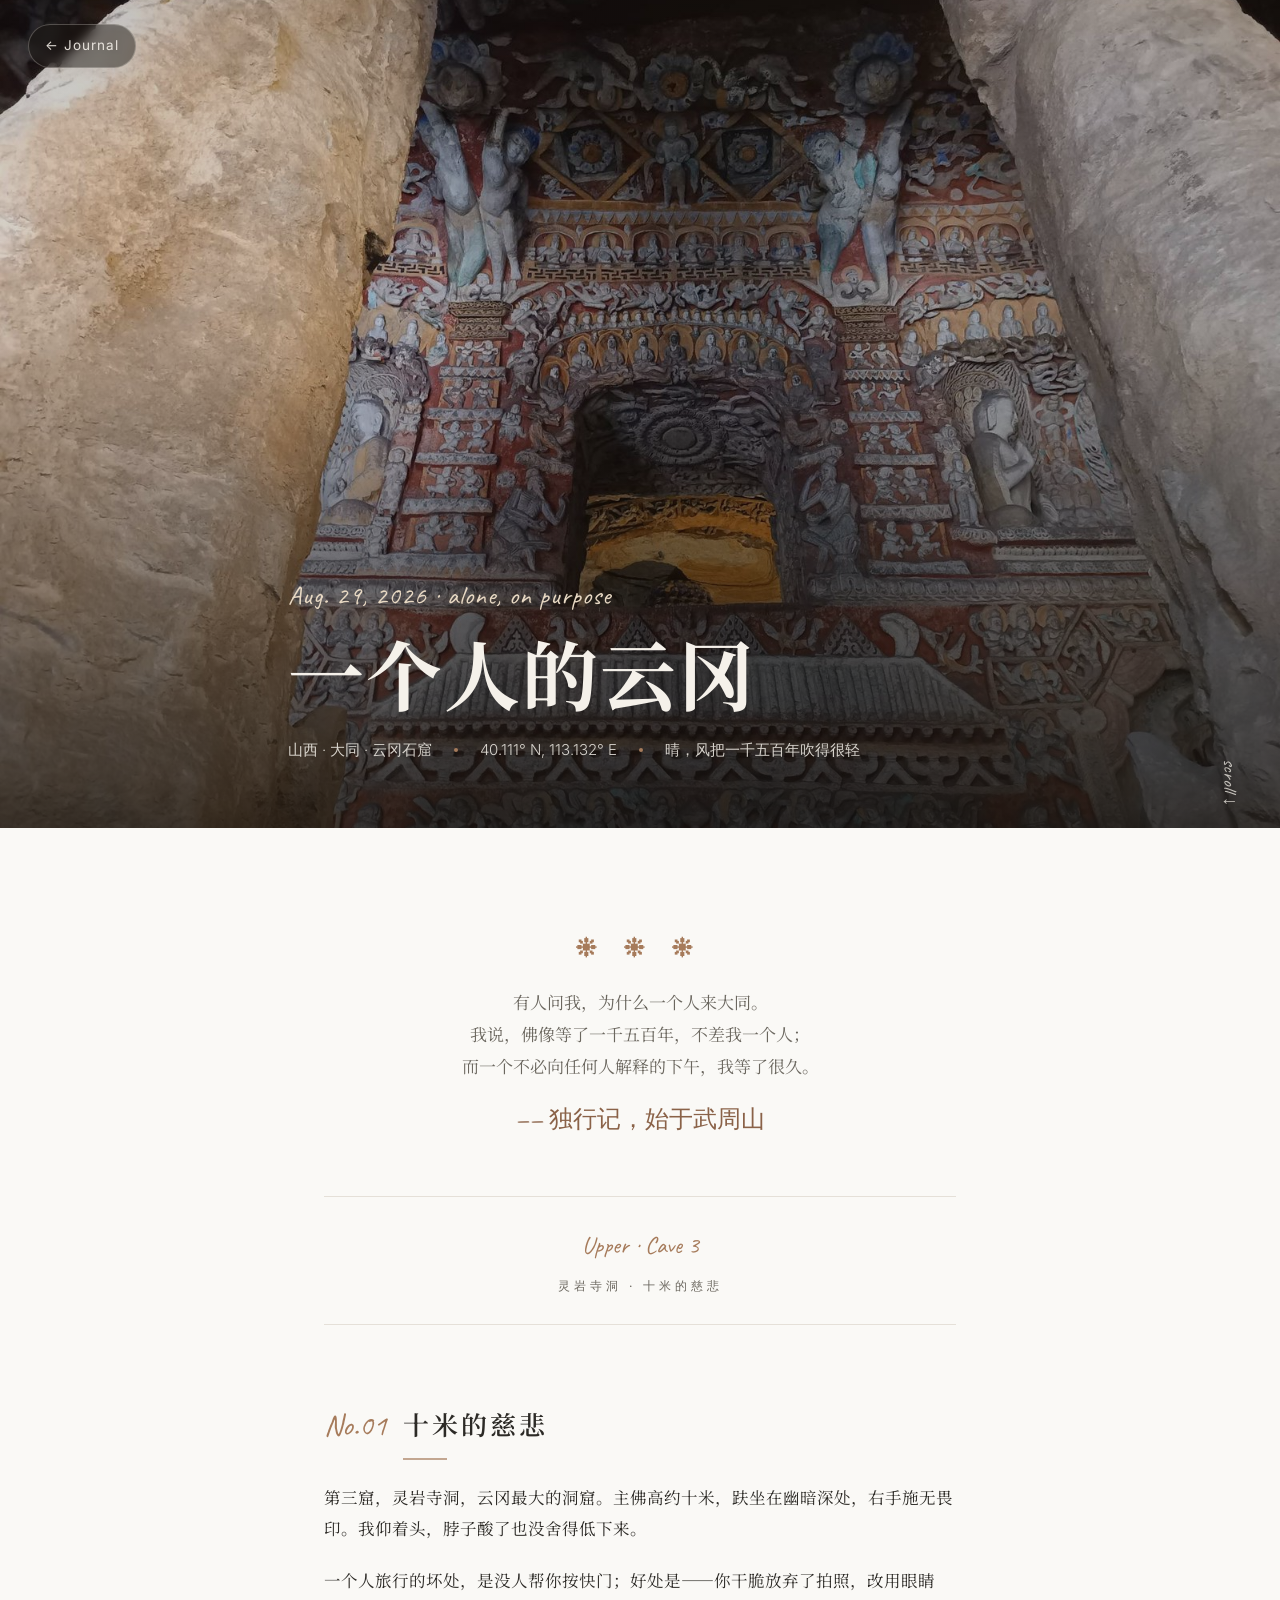
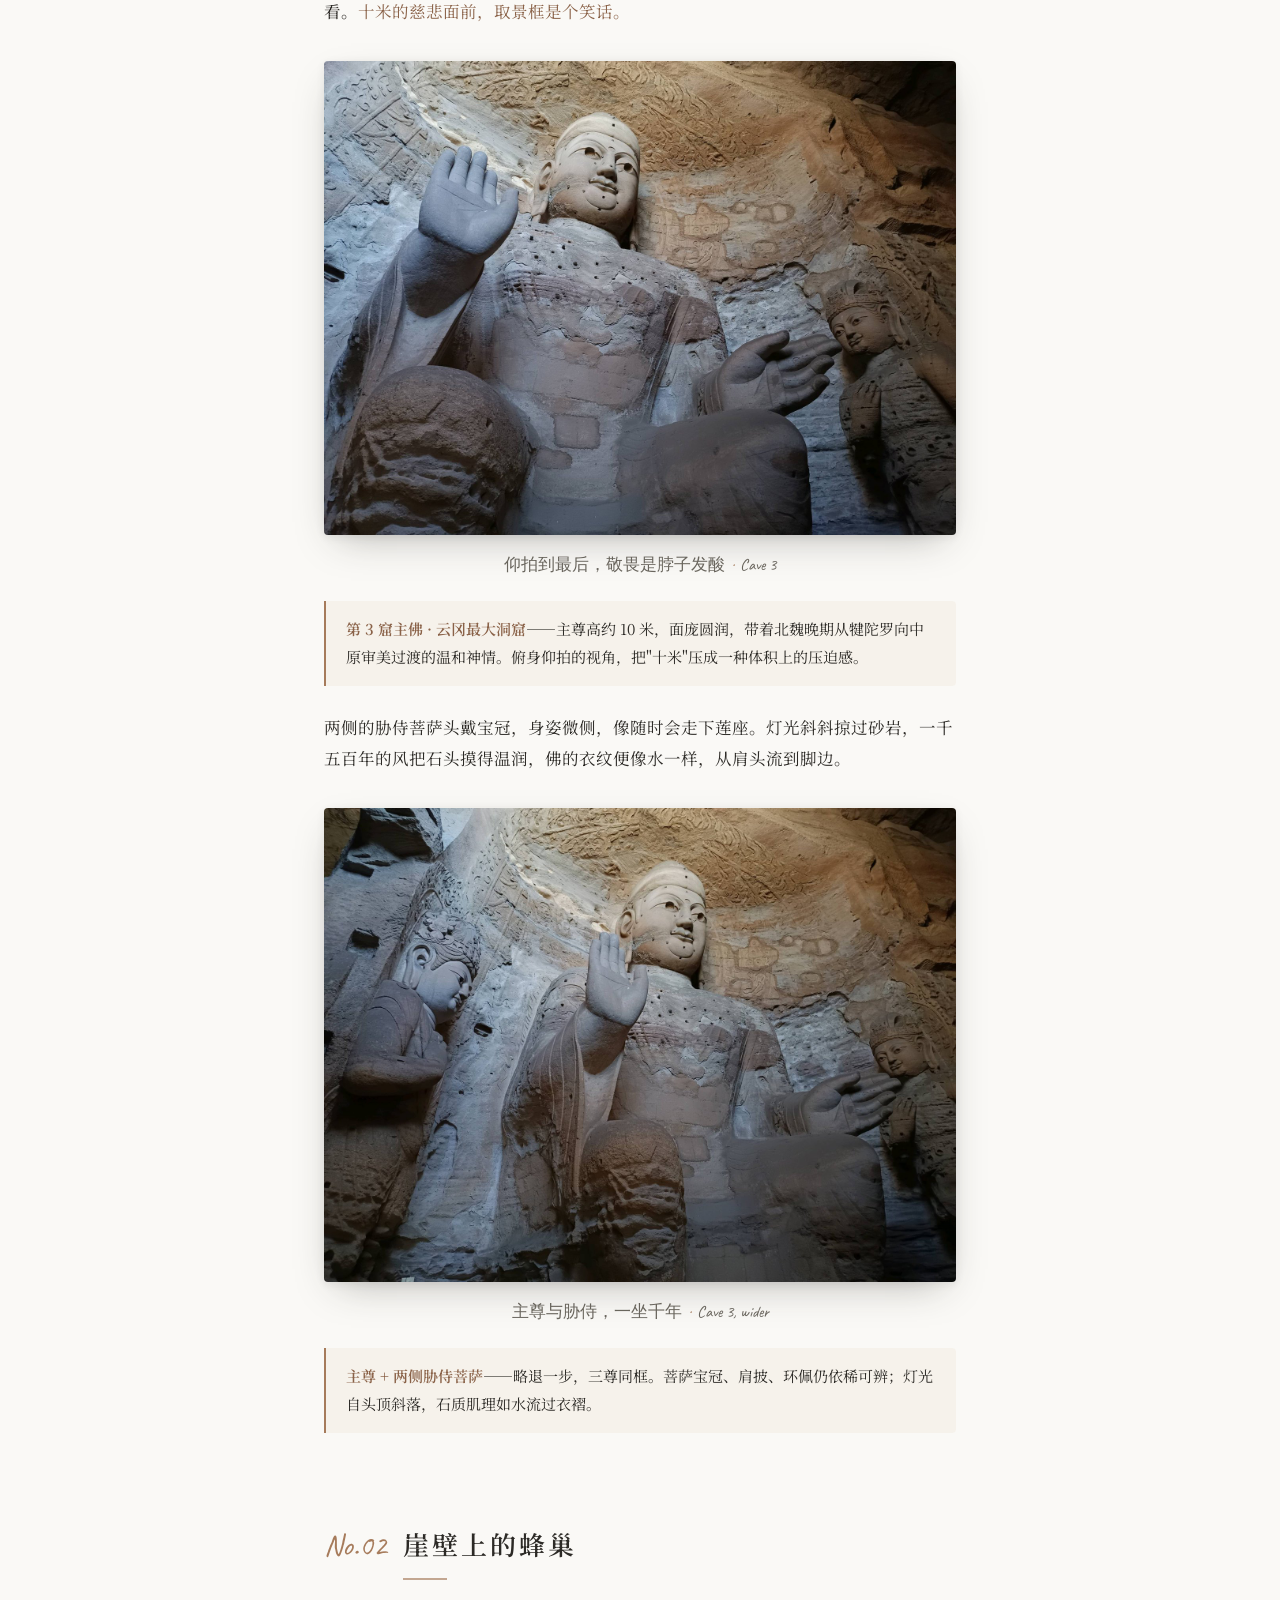
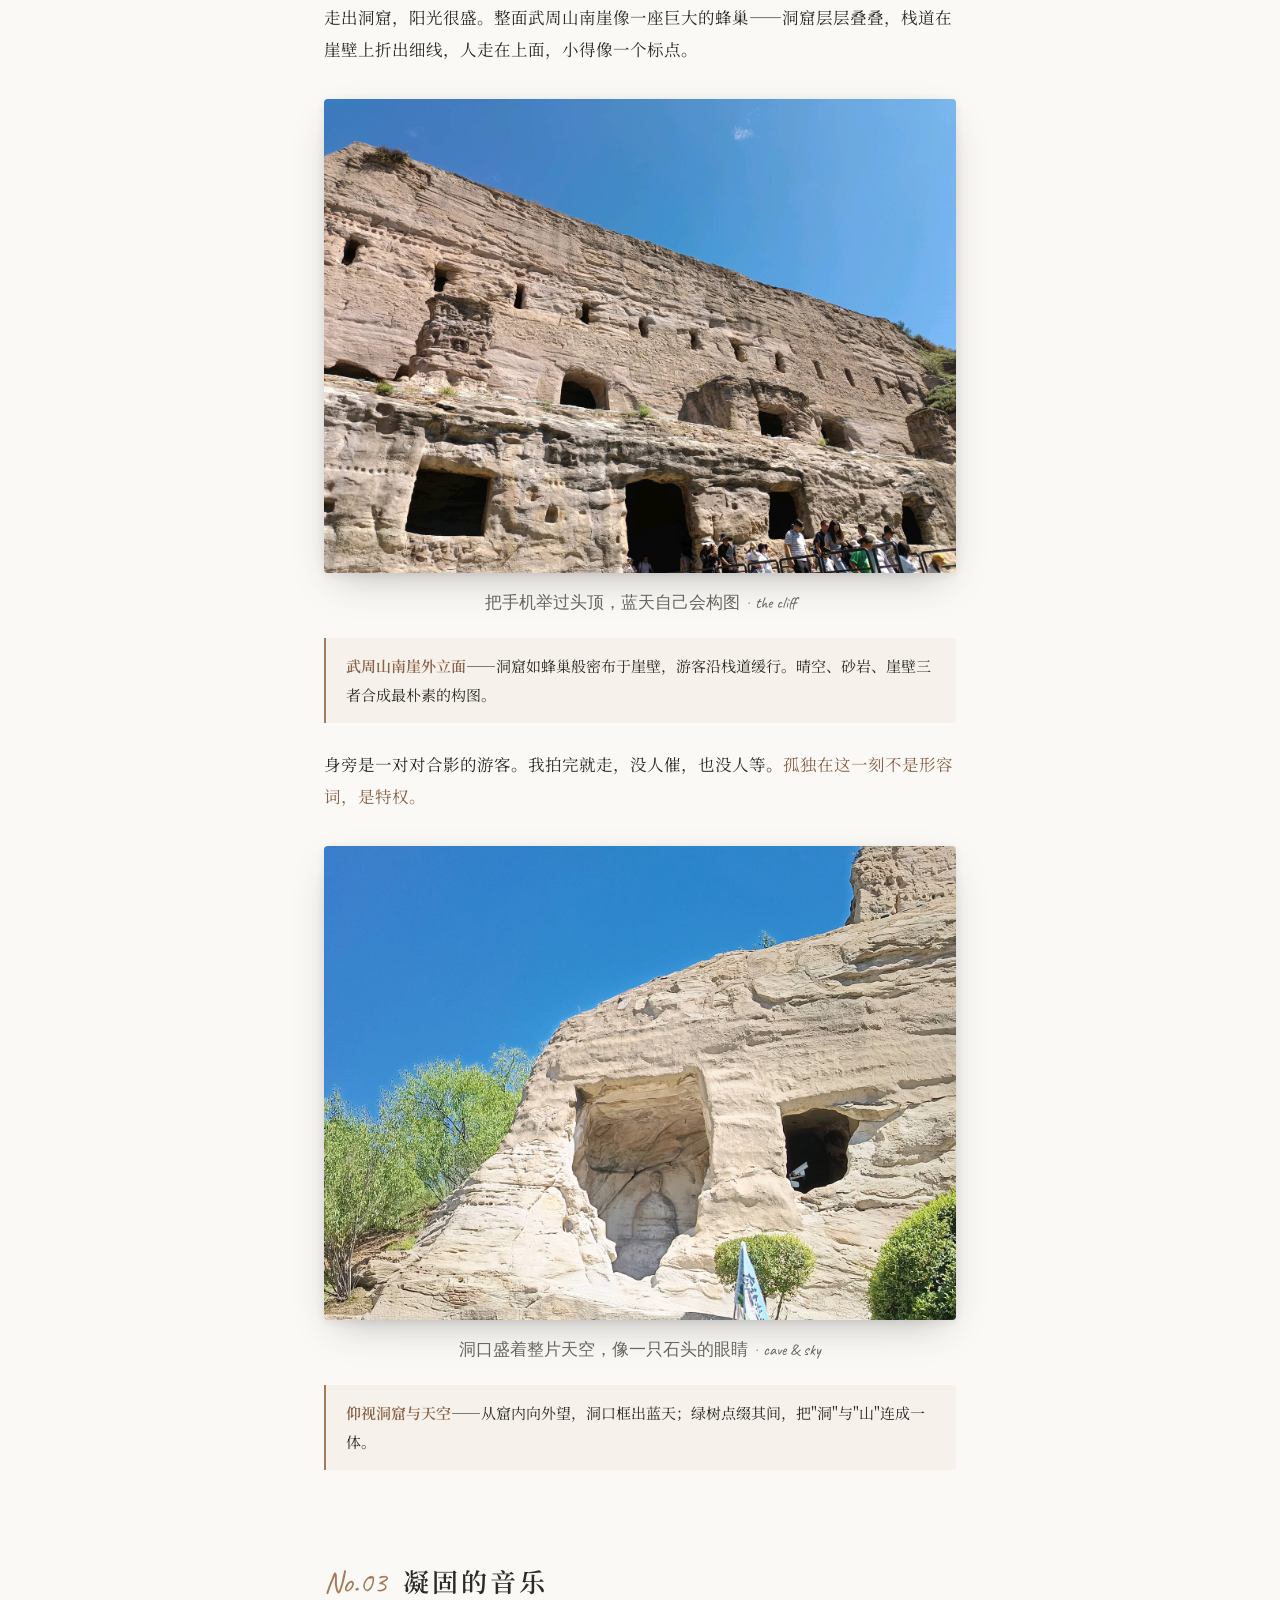
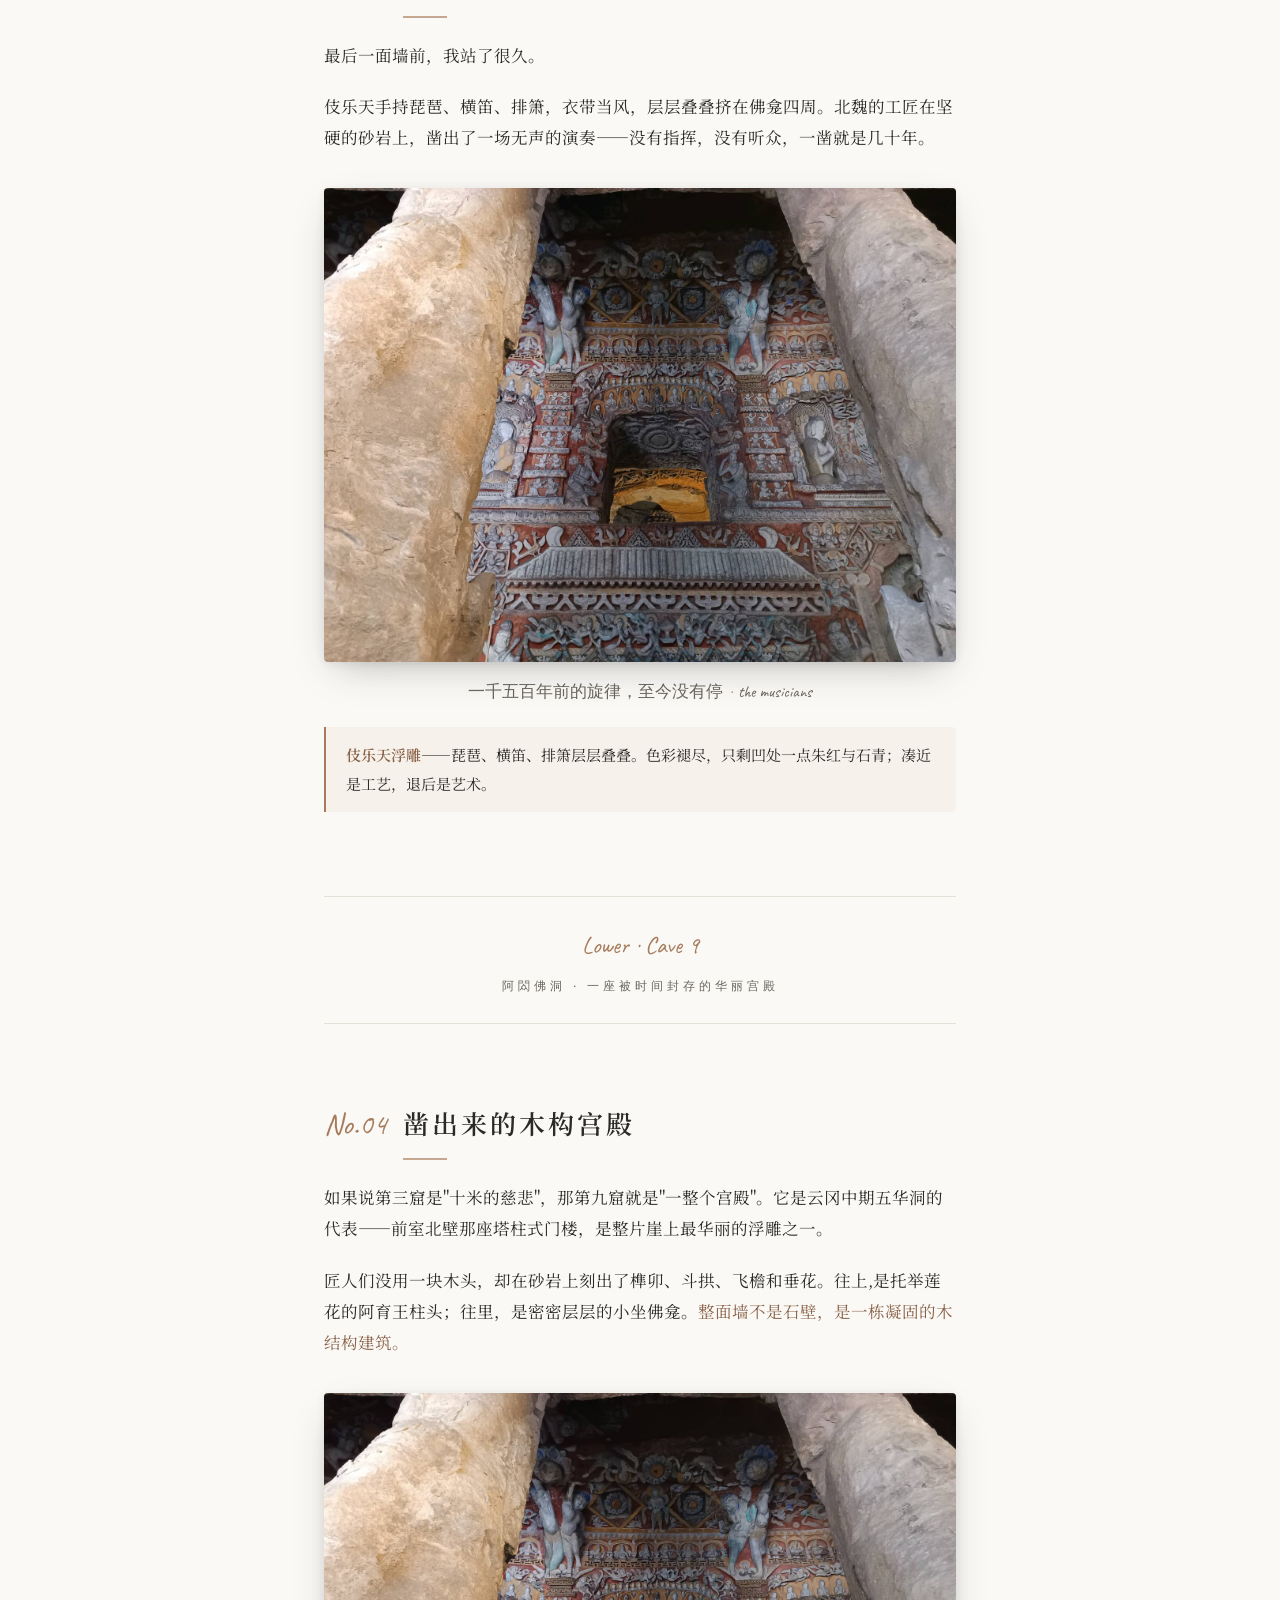
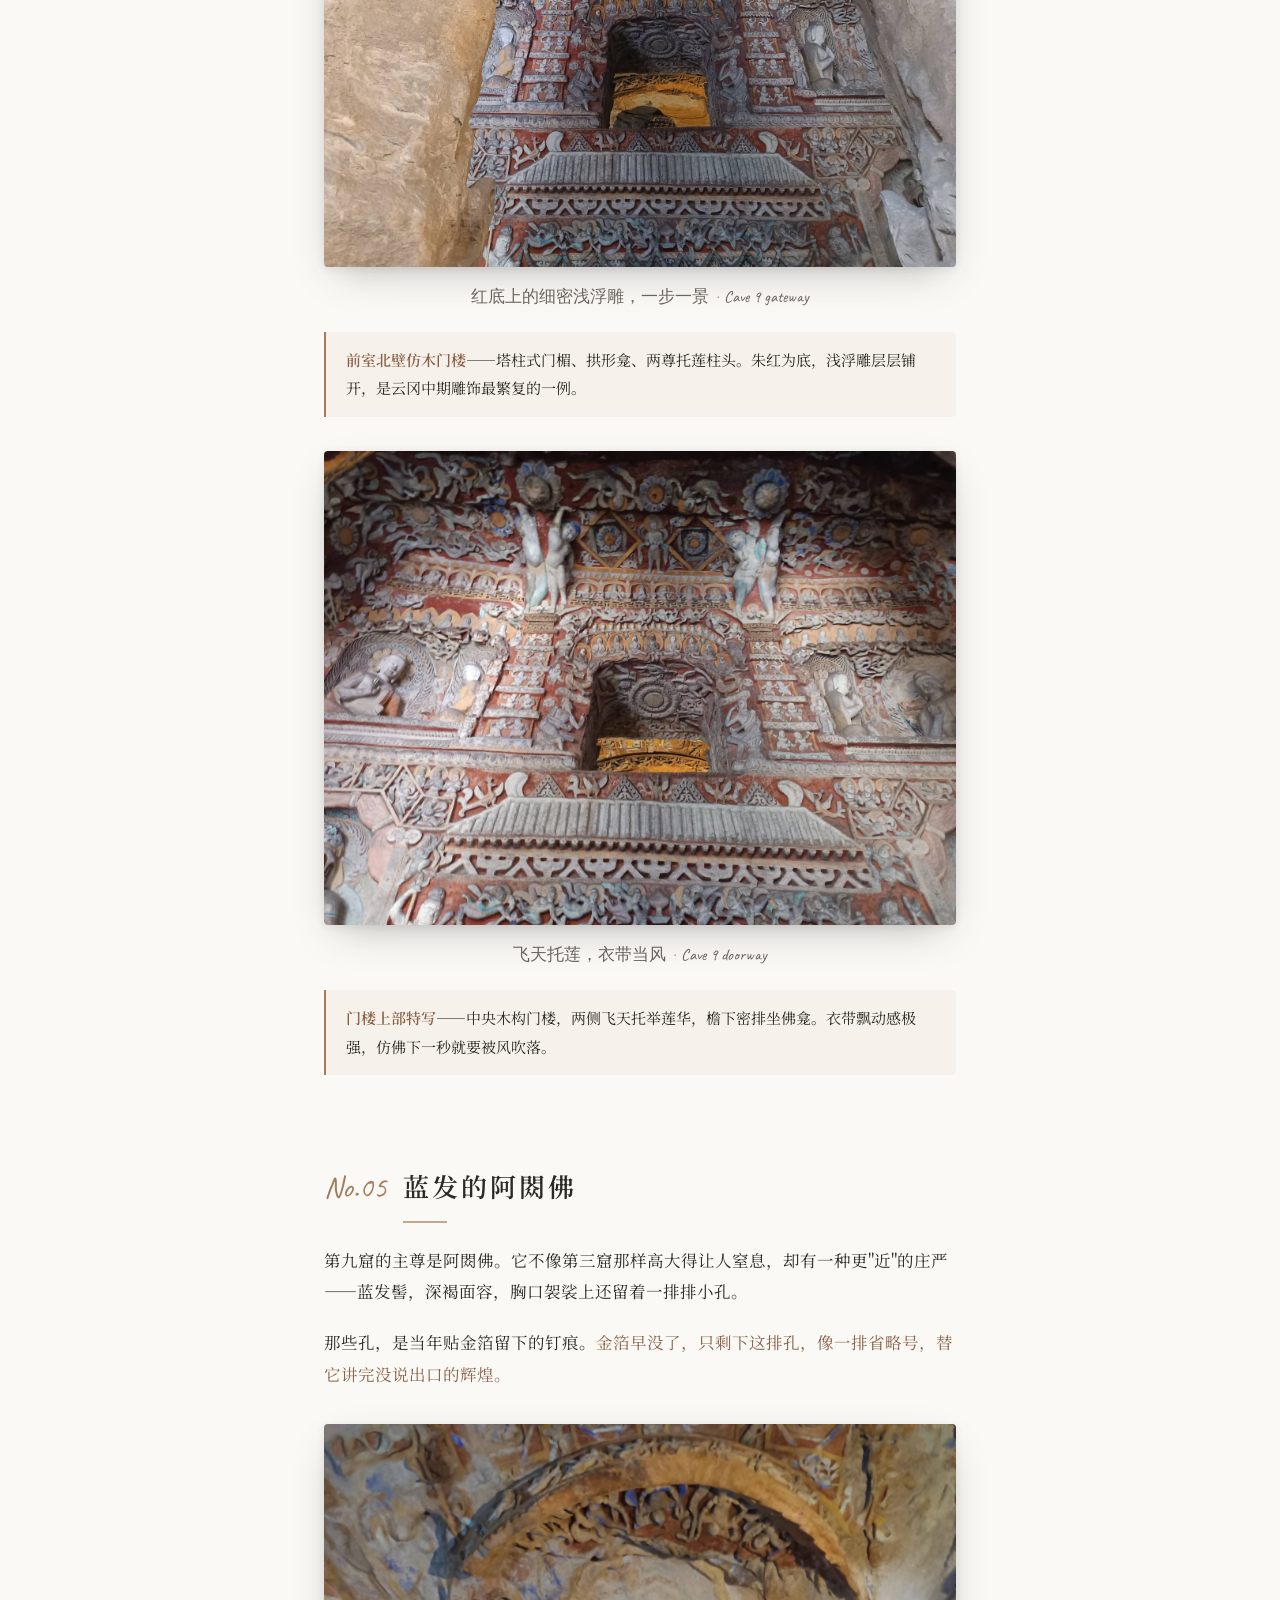
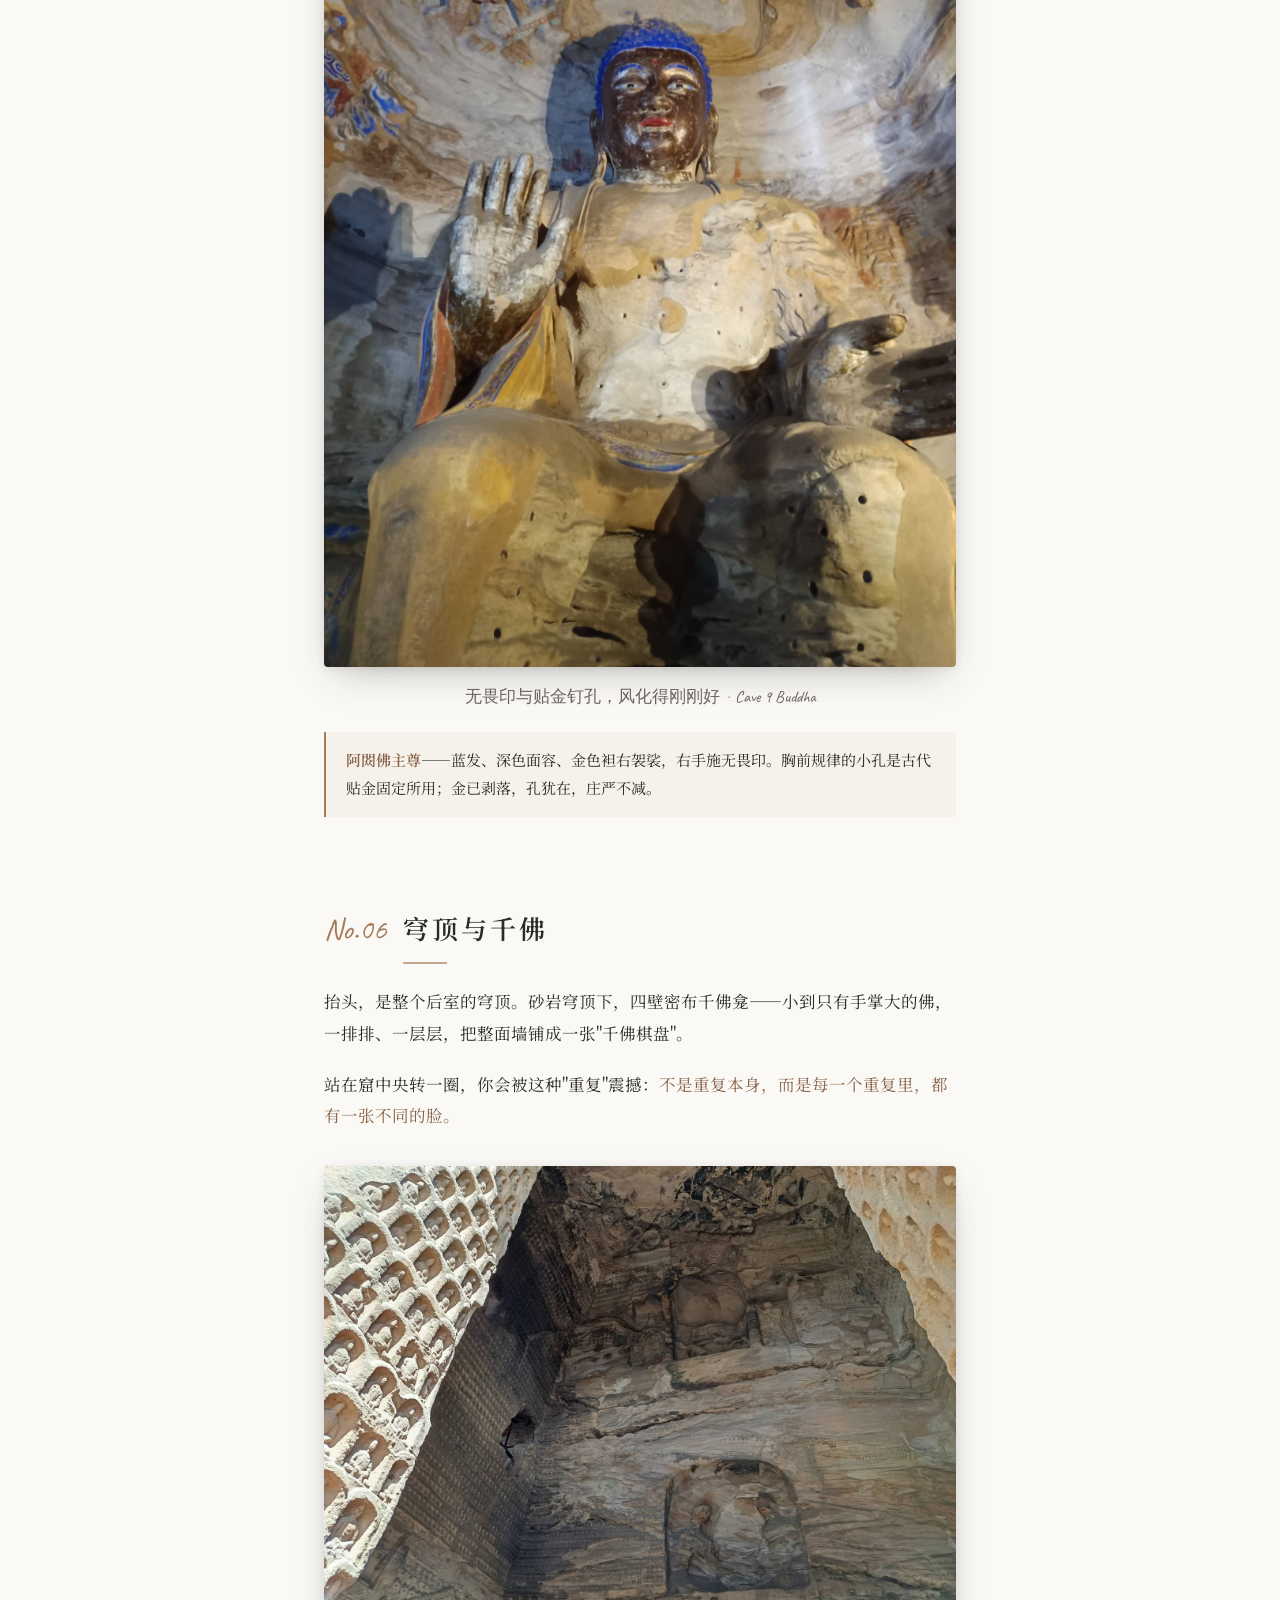
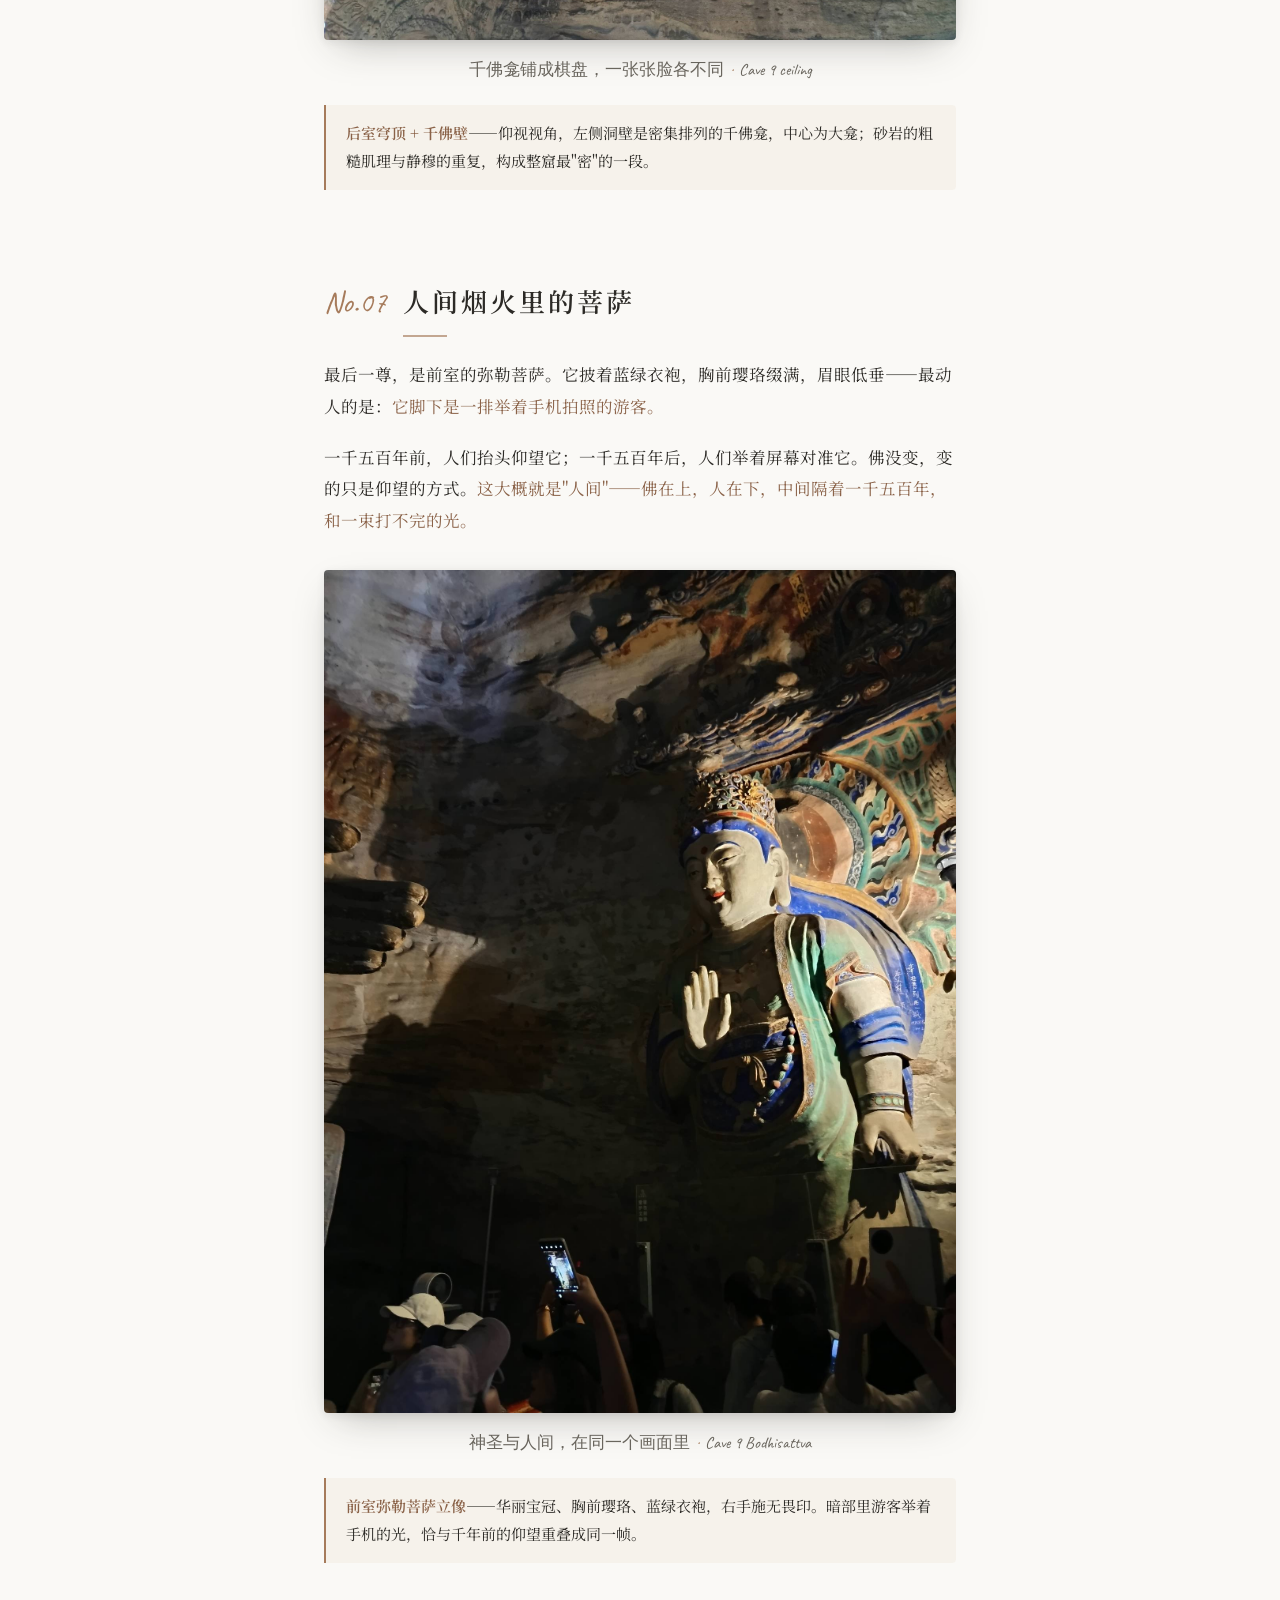
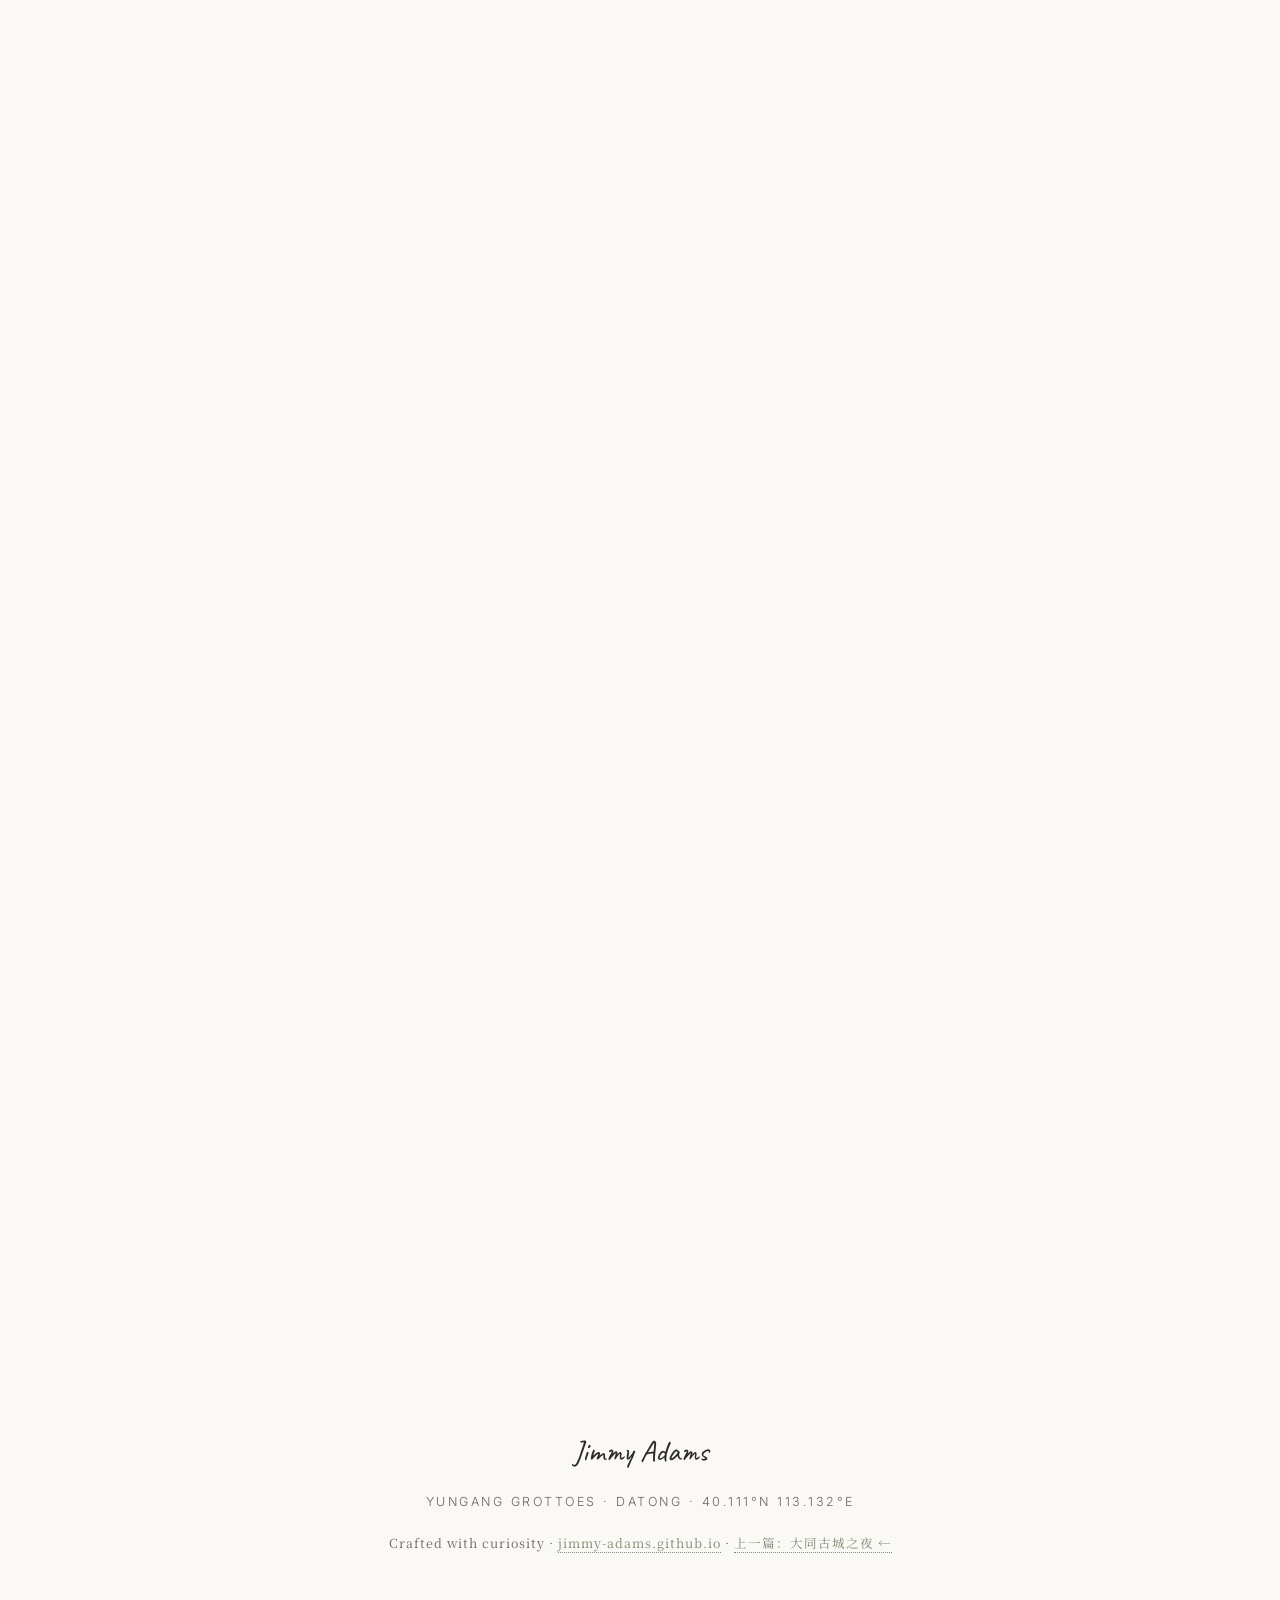
<file: journal/yungang/index.html>
<!DOCTYPE html>
<html lang="zh-CN">
<head>
  <meta charset="UTF-8">
  <meta name="viewport" content="width=device-width, initial-scale=1.0">
  <title>一个人的云冈 · Jimmy's Travel Journal</title>
  <link rel="preconnect" href="https://fonts.googleapis.com">
  <link rel="preconnect" href="https://fonts.gstatic.com" crossorigin>
  <link href="https://fonts.googleapis.com/css2?family=Playfair+Display:ital,wght@0,400;0,700;1,400&family=Inter:wght@300;400;500&family=Caveat:wght@400;700&family=Noto+Serif+SC:wght@400;600&display=swap" rel="stylesheet">
  <style>
    :root {
      --bg: #FAF9F6;
      --ink: #2C2A26;
      --ink-soft: #6B675F;
      --sand: #A67B5B;
      --sand-deep: #8A6248;
      --moss: #7A8B6F;
      --line: #E5E0D8;
    }
    * { margin: 0; padding: 0; box-sizing: border-box; }
    html { scroll-behavior: smooth; }
    body {
      background: var(--bg);
      color: var(--ink);
      font-family: 'Noto Serif SC', 'Inter', serif;
      line-height: 1.9;
      -webkit-font-smoothing: antialiased;
    }

    /* ---------- Hero ---------- */
    .hero {
      position: relative;
      min-height: 92vh;
      display: flex;
      align-items: flex-end;
      background-image: linear-gradient(180deg, rgba(20,16,12,.25) 0%, rgba(20,16,12,.15) 40%, rgba(20,16,12,.78) 100%), url('photos/06-cave9-gateway.jpg');
      background-size: cover;
      background-position: center 55%;
    }
    .hero-inner {
      width: 100%;
      max-width: 760px;
      margin: 0 auto;
      padding: 0 28px 64px;
      color: #F5F1EA;
    }
    .hero-meta {
      font-family: 'Caveat', cursive;
      font-size: 26px;
      color: #E8D9C4;
      letter-spacing: 1px;
    }
    .hero h1 {
      font-family: 'Playfair Display', 'Noto Serif SC', serif;
      font-size: clamp(44px, 8vw, 76px);
      font-weight: 700;
      line-height: 1.15;
      margin: 10px 0 18px;
      letter-spacing: 2px;
    }
    .hero-sub {
      font-family: 'Inter', sans-serif;
      font-weight: 300;
      font-size: 15px;
      color: rgba(245,241,234,.85);
      display: flex;
      flex-wrap: wrap;
      gap: 8px 22px;
      align-items: center;
    }
    .hero-sub .dot { width: 4px; height: 4px; border-radius: 50%; background: var(--sand); }
    .hero-scroll {
      position: absolute;
      bottom: 22px;
      right: 32px;
      font-family: 'Caveat', cursive;
      color: rgba(245,241,234,.75);
      font-size: 19px;
      writing-mode: vertical-rl;
      animation: floaty 2.6s ease-in-out infinite;
    }
    @keyframes floaty { 0%,100% { transform: translateY(0); } 50% { transform: translateY(8px); } }

    /* ---------- 主体 ---------- */
    .journal { max-width: 680px; margin: 0 auto; padding: 72px 24px 40px; }

    .prologue {
      text-align: center;
      padding: 26px 0 54px;
    }
    .prologue .ornament { font-size: 22px; color: var(--sand); letter-spacing: 10px; }
    .prologue p {
      font-size: 17px;
      color: var(--ink-soft);
      margin-top: 18px;
      font-style: normal;
    }
    .prologue .hand {
      font-family: 'Caveat', cursive;
      font-size: 24px;
      color: var(--sand-deep);
      display: block;
      margin-top: 14px;
    }

    /* 篇章分隔 */
    .part-divider {
      text-align: center;
      margin: 0 0 72px;
      padding: 26px 0;
      border-top: 1px solid var(--line);
      border-bottom: 1px solid var(--line);
    }
    .part-divider .cn { font-family: 'Caveat', cursive; font-size: 24px; color: var(--sand); }
    .part-divider .en { font-family: 'Inter', sans-serif; font-size: 12px; letter-spacing: 4px; color: var(--ink-soft); margin-top: 6px; }

    section.chapter { margin: 0 0 84px; }

    .chapter-head { display: flex; align-items: baseline; gap: 16px; margin-bottom: 22px; }
    .chapter-no {
      font-family: 'Caveat', cursive;
      font-size: 30px;
      color: var(--sand);
      white-space: nowrap;
    }
    .chapter-title {
      font-family: 'Noto Serif SC', serif;
      font-weight: 600;
      font-size: 26px;
      letter-spacing: 3px;
    }
    .chapter-title::after {
      content: '';
      display: block;
      width: 44px; height: 2px;
      background: var(--sand);
      margin-top: 10px;
      opacity: .65;
    }

    .chapter p { margin-bottom: 20px; font-size: 16.5px; }
    .chapter p em { font-style: normal; color: var(--sand-deep); }

    /* 图文对照卡片：上图 + 下说明 */
    .photo-card {
      margin: 34px 0 26px;
    }
    .photo-frame {
      position: relative;
      border-radius: 4px;
      overflow: hidden;
      box-shadow: 0 14px 38px -14px rgba(44,42,38,.35), 0 2px 8px rgba(44,42,38,.08);
    }
    .photo-frame img { width: 100%; display: block; transition: transform 1.2s ease; }
    .photo-frame:hover img { transform: scale(1.025); }
    .photo-caption {
      font-family: 'Caveat', cursive;
      font-size: 22px;
      color: var(--ink-soft);
      text-align: center;
      margin: 14px 0 0;
    }
    .photo-caption span { color: var(--sand); margin: 0 6px; }
    .photo-note {
      background: rgba(244,238,228,.6);
      border-left: 2px solid var(--sand);
      padding: 14px 20px;
      margin-top: 14px;
      font-size: 15px;
      color: var(--ink);
      border-radius: 0 4px 4px 0;
    }
    .photo-note em { font-style: normal; color: var(--sand-deep); font-weight: 600; }

    /* 入场动画 */
    .reveal { opacity: 0; transform: translateY(26px); transition: opacity .9s ease, transform .9s ease; }
    .reveal.visible { opacity: 1; transform: none; }

    /* ---------- 尾声 ---------- */
    .epilogue {
      max-width: 680px;
      margin: 0 auto 30px;
      padding: 58px 24px;
      text-align: center;
      position: relative;
    }
    .epilogue::before, .epilogue::after {
      content: '';
      position: absolute;
      left: 50%; transform: translateX(-50%);
      width: 120px; height: 1px;
      background: var(--line);
    }
    .epilogue::before { top: 0; }
    .epilogue::after { bottom: 0; }
    .epilogue .quote {
      font-family: 'Playfair Display', 'Noto Serif SC', serif;
      font-size: clamp(22px, 3.6vw, 30px);
      font-style: italic;
      line-height: 1.7;
      letter-spacing: 1px;
    }
    .epilogue .quote strong { font-style: normal; color: var(--sand-deep); }

    /* ---------- Footer ---------- */
    footer {
      text-align: center;
      padding: 44px 20px 58px;
      color: var(--ink-soft);
    }
    footer .hand-sign {
      font-family: 'Caveat', cursive;
      font-size: 30px;
      color: var(--ink);
    }
    footer .coords {
      font-family: 'Inter', sans-serif;
      font-weight: 300;
      font-size: 12.5px;
      letter-spacing: 2.5px;
      color: var(--ink-soft);
      margin-top: 10px;
    }
    footer .foot-note {
      font-size: 12.5px;
      margin-top: 18px;
      letter-spacing: 1px;
    }
    footer .foot-note a { color: var(--moss); text-decoration: none; border-bottom: 1px dotted var(--moss); }
  </style>
  <style>
    .visits { margin-top: 16px; font-family: 'Inter', -apple-system, sans-serif;
      font-size: 12.5px; letter-spacing: 1px; color: #6B675F; }
  </style>
</head>
<body>

  <!-- Hero -->
  <header class="hero">
    <a class="hero-back" href="../" style="position:absolute;top:24px;left:28px;font-family:Inter,sans-serif;font-size:13.5px;letter-spacing:1px;color:rgba(245,241,234,.9);text-decoration:none;background:rgba(20,16,12,.45);padding:8px 16px;border-radius:999px;backdrop-filter:blur(6px);border:1px solid rgba(245,241,234,.25);z-index:5;">← Journal</a>
    <div class="hero-inner">
      <div class="hero-meta">Aug. 29, 2026 · alone, on purpose</div>
      <h1>一个人的云冈</h1>
      <div class="hero-sub">
        <span>山西 · 大同 · 云冈石窟</span>
        <span class="dot"></span>
        <span>40.111° N, 113.132° E</span>
        <span class="dot"></span>
        <span>晴，风把一千五百年吹得很轻</span>
      </div>
    </div>
    <div class="hero-scroll">scroll ↓</div>
  </header>

  <!-- 序 -->
  <div class="journal">
    <div class="prologue reveal">
      <div class="ornament">❋ ❋ ❋</div>
      <p>有人问我，为什么一个人来大同。<br>
      我说，佛像等了一千五百年，不差我一个人；<br>
      而一个不必向任何人解释的下午，我等了很久。</p>
      <span class="hand">—— 独行记，始于武周山</span>
    </div>

    <!-- ============ 上篇 · 第 3 窟 ============ -->
    <div class="part-divider reveal">
      <div class="cn">Upper · Cave 3</div>
      <div class="en">灵岩寺洞 · 十米的慈悲</div>
    </div>

    <!-- 第一章 -->
    <section class="chapter reveal">
      <div class="chapter-head">
        <span class="chapter-no">No.01</span>
        <h2 class="chapter-title">十米的慈悲</h2>
      </div>
      <p>第三窟，灵岩寺洞，云冈最大的洞窟。主佛高约十米，趺坐在幽暗深处，右手施无畏印。我仰着头，脖子酸了也没舍得低下来。</p>
      <p>一个人旅行的坏处，是没人帮你按快门；好处是——你干脆放弃了拍照，改用眼睛看。<em>十米的慈悲面前，取景框是个笑话。</em></p>
      <div class="photo-card">
        <div class="photo-frame">
          <img src="photos/01-buddha.jpg" alt="第3窟主佛" loading="lazy">
        </div>
        <p class="photo-caption">仰拍到最后，敬畏是脖子发酸<span>·</span>Cave 3</p>
        <div class="photo-note"><em>第 3 窟主佛 · 云冈最大洞窟</em>——主尊高约 10 米，面庞圆润，带着北魏晚期从犍陀罗向中原审美过渡的温和神情。俯身仰拍的视角，把"十米"压成一种体积上的压迫感。</div>
      </div>
      <p>两侧的胁侍菩萨头戴宝冠，身姿微侧，像随时会走下莲座。灯光斜斜掠过砂岩，一千五百年的风把石头摸得温润，佛的衣纹便像水一样，从肩头流到脚边。</p>
      <div class="photo-card">
        <div class="photo-frame">
          <img src="photos/02-trinity.jpg" alt="三尊像" loading="lazy">
        </div>
        <p class="photo-caption">主尊与胁侍，一坐千年<span>·</span>Cave 3, wider</p>
        <div class="photo-note"><em>主尊 + 两侧胁侍菩萨</em>——略退一步，三尊同框。菩萨宝冠、肩披、环佩仍依稀可辨；灯光自头顶斜落，石质肌理如水流过衣褶。</div>
      </div>
    </section>

    <!-- 第二章 -->
    <section class="chapter reveal">
      <div class="chapter-head">
        <span class="chapter-no">No.02</span>
        <h2 class="chapter-title">崖壁上的蜂巢</h2>
      </div>
      <p>走出洞窟，阳光很盛。整面武周山南崖像一座巨大的蜂巢——洞窟层层叠叠，栈道在崖壁上折出细线，人走在上面，小得像一个标点。</p>
      <div class="photo-card">
        <div class="photo-frame">
          <img src="photos/03-facade.jpg" alt="石窟外立面全景" loading="lazy">
        </div>
        <p class="photo-caption">把手机举过头顶，蓝天自己会构图<span>·</span>the cliff</p>
        <div class="photo-note"><em>武周山南崖外立面</em>——洞窟如蜂巢般密布于崖壁，游客沿栈道缓行。晴空、砂岩、崖壁三者合成最朴素的构图。</div>
      </div>
      <p>身旁是一对对合影的游客。我拍完就走，没人催，也没人等。<em>孤独在这一刻不是形容词，是特权。</em></p>
      <div class="photo-card">
        <div class="photo-frame">
          <img src="photos/04-cave-sky.jpg" alt="洞窟与蓝天" loading="lazy">
        </div>
        <p class="photo-caption">洞口盛着整片天空，像一只石头的眼睛<span>·</span>cave &amp; sky</p>
        <div class="photo-note"><em>仰视洞窟与天空</em>——从窟内向外望，洞口框出蓝天；绿树点缀其间，把"洞"与"山"连成一体。</div>
      </div>
    </section>

    <!-- 第三章 -->
    <section class="chapter reveal">
      <div class="chapter-head">
        <span class="chapter-no">No.03</span>
        <h2 class="chapter-title">凝固的音乐</h2>
      </div>
      <p>最后一面墙前，我站了很久。</p>
      <p>伎乐天手持琵琶、横笛、排箫，衣带当风，层层叠叠挤在佛龛四周。北魏的工匠在坚硬的砂岩上，凿出了一场无声的演奏——没有指挥，没有听众，一凿就是几十年。</p>
      <div class="photo-card">
        <div class="photo-frame">
          <img src="photos/05-carving.jpg" alt="浮雕与伎乐天" loading="lazy">
        </div>
        <p class="photo-caption">一千五百年前的旋律，至今没有停<span>·</span>the musicians</p>
        <div class="photo-note"><em>伎乐天浮雕</em>——琵琶、横笛、排箫层层叠叠。色彩褪尽，只剩凹处一点朱红与石青；凑近是工艺，退后是艺术。</div>
      </div>
    </section>

    <!-- ============ 下篇 · 第 9 窟 ============ -->
    <div class="part-divider reveal">
      <div class="cn">Lower · Cave 9</div>
      <div class="en">阿閦佛洞 · 一座被时间封存的华丽宫殿</div>
    </div>

    <!-- 第四章 -->
    <section class="chapter reveal">
      <div class="chapter-head">
        <span class="chapter-no">No.04</span>
        <h2 class="chapter-title">凿出来的木构宫殿</h2>
      </div>
      <p>如果说第三窟是"十米的慈悲"，那第九窟就是"一整个宫殿"。它是云冈中期五华洞的代表——前室北壁那座塔柱式门楼，是整片崖上最华丽的浮雕之一。</p>
      <p>匠人们没用一块木头，却在砂岩上刻出了榫卯、斗拱、飞檐和垂花。往上,是托举莲花的阿育王柱头；往里，是密密层层的小坐佛龛。<em>整面墙不是石壁，是一栋凝固的木结构建筑。</em></p>
      <div class="photo-card">
        <div class="photo-frame">
          <img src="photos/06-cave9-gateway.jpg" alt="第9窟前室北壁门楼" loading="lazy">
        </div>
        <p class="photo-caption">红底上的细密浅浮雕，一步一景<span>·</span>Cave 9 gateway</p>
        <div class="photo-note"><em>前室北壁仿木门楼</em>——塔柱式门楣、拱形龛、两尊托莲柱头。朱红为底，浅浮雕层层铺开，是云冈中期雕饰最繁复的一例。</div>
      </div>
      <div class="photo-card">
        <div class="photo-frame">
          <img src="photos/07-cave9-doorway.jpg" alt="第9窟门楼上部特写" loading="lazy">
        </div>
        <p class="photo-caption">飞天托莲，衣带当风<span>·</span>Cave 9 doorway</p>
        <div class="photo-note"><em>门楼上部特写</em>——中央木构门楼，两侧飞天托举莲华，檐下密排坐佛龛。衣带飘动感极强，仿佛下一秒就要被风吹落。</div>
      </div>
    </section>

    <!-- 第五章 -->
    <section class="chapter reveal">
      <div class="chapter-head">
        <span class="chapter-no">No.05</span>
        <h2 class="chapter-title">蓝发的阿閦佛</h2>
      </div>
      <p>第九窟的主尊是阿閦佛。它不像第三窟那样高大得让人窒息，却有一种更"近"的庄严——蓝发髻，深褐面容，胸口袈裟上还留着一排排小孔。</p>
      <p>那些孔，是当年贴金箔留下的钉痕。<em>金箔早没了，只剩下这排孔，像一排省略号，替它讲完没说出口的辉煌。</em></p>
      <div class="photo-card">
        <div class="photo-frame">
          <img src="photos/08-cave9-buddha.jpg" alt="第9窟阿閦佛" loading="lazy">
        </div>
        <p class="photo-caption">无畏印与贴金钉孔，风化得刚刚好<span>·</span>Cave 9 Buddha</p>
        <div class="photo-note"><em>阿閦佛主尊</em>——蓝发、深色面容、金色袒右袈裟，右手施无畏印。胸前规律的小孔是古代贴金固定所用；金已剥落，孔犹在，庄严不减。</div>
      </div>
    </section>

    <!-- 第六章 -->
    <section class="chapter reveal">
      <div class="chapter-head">
        <span class="chapter-no">No.06</span>
        <h2 class="chapter-title">穹顶与千佛</h2>
      </div>
      <p>抬头，是整个后室的穹顶。砂岩穹顶下，四壁密布千佛龛——小到只有手掌大的佛，一排排、一层层，把整面墙铺成一张"千佛棋盘"。</p>
      <p>站在窟中央转一圈，你会被这种"重复"震撼：<em>不是重复本身，而是每一个重复里，都有一张不同的脸。</em></p>
      <div class="photo-card">
        <div class="photo-frame">
          <img src="photos/09-cave9-ceiling.jpg" alt="第9窟后室穹顶与千佛龛" loading="lazy">
        </div>
        <p class="photo-caption">千佛龛铺成棋盘，一张张脸各不同<span>·</span>Cave 9 ceiling</p>
        <div class="photo-note"><em>后室穹顶 + 千佛壁</em>——仰视视角，左侧洞壁是密集排列的千佛龛，中心为大龛；砂岩的粗糙肌理与静穆的重复，构成整窟最"密"的一段。</div>
      </div>
    </section>

    <!-- 第七章 -->
    <section class="chapter reveal">
      <div class="chapter-head">
        <span class="chapter-no">No.07</span>
        <h2 class="chapter-title">人间烟火里的菩萨</h2>
      </div>
      <p>最后一尊，是前室的弥勒菩萨。它披着蓝绿衣袍，胸前璎珞缀满，眉眼低垂——最动人的是：<em>它脚下是一排举着手机拍照的游客。</em></p>
      <p>一千五百年前，人们抬头仰望它；一千五百年后，人们举着屏幕对准它。佛没变，变的只是仰望的方式。<em>这大概就是"人间"——佛在上，人在下，中间隔着一千五百年，和一束打不完的光。</em></p>
      <div class="photo-card">
        <div class="photo-frame">
          <img src="photos/10-cave9-bodhisattva.jpg" alt="第9窟弥勒菩萨" loading="lazy">
        </div>
        <p class="photo-caption">神圣与人间，在同一个画面里<span>·</span>Cave 9 Bodhisattva</p>
        <div class="photo-note"><em>前室弥勒菩萨立像</em>——华丽宝冠、胸前璎珞、蓝绿衣袍，右手施无畏印。暗部里游客举着手机的光，恰与千年前的仰望重叠成同一帧。</div>
      </div>
    </section>
    <!-- 第八章 -->
    <section class="chapter reveal">
      <div class="chapter-head">
        <span class="chapter-no">No.08</span>
        <h2 class="chapter-title">塞外的天空</h2>
      </div>
      <p>塞外的天气，是真的让人喜欢。</p>
      <p>云跑得快，天蓝得干脆。走出洞窟，找一个台阶坐下来，一坐就是半天——云从崖壁这头飘到那头，影子在佛像上慢慢地走。没有人催你起身，没有人问你"看完了没"。</p>
      <p><em>在大同，坐一天都不觉得累。</em></p>
      <div class="photo-card">
        <div class="photo-frame">
          <img src="photos/04-cave-sky.jpg" alt="塞外的云与蓝天" loading="lazy">
        </div>
        <p class="photo-caption">云从崖壁这头，飘到那头<span>·</span>the frontier sky</p>
        <div class="photo-note"><em>塞外 · 云与蓝天</em>——大同古称平城，北魏在这里建都，也在这里抬头。一千五百年前的工匠，凿累了大概也这样坐着，看同一片云。</div>
      </div>
    </section>

  </div>

  <!-- 尾声 -->
  <div class="epilogue reveal">
    <p class="quote">比如北魏的匠人。<br>比如今天，坐了一天看云的我。<br><strong>一个人来，一个人走——不孤独，是自由。</strong></p>
  </div>

  <footer>
    <div class="hand-sign">Jimmy Adams</div>
    <div class="coords">YUNGANG GROTTOES · DATONG · 40.111°N 113.132°E</div>
    <p class="foot-note">Crafted with curiosity · <a href="https://jimmy-adams.github.io">jimmy-adams.github.io</a> · <a href="../datong-night/">上一篇：大同古城之夜 ←</a></p>
      <div id="visit-count" class="visits"></div>
</footer>

  <script>
    // 轻量滚动入场
    const io = new IntersectionObserver((entries) => {
      entries.forEach(e => { if (e.isIntersecting) { e.target.classList.add('visible'); io.unobserve(e.target); } });
    }, { threshold: 0.08 });
    document.querySelectorAll('.reveal').forEach(el => io.observe(el));
  </script>
  <script src="/assets/stats.js" defer></script>
</body>
</html>
</file>
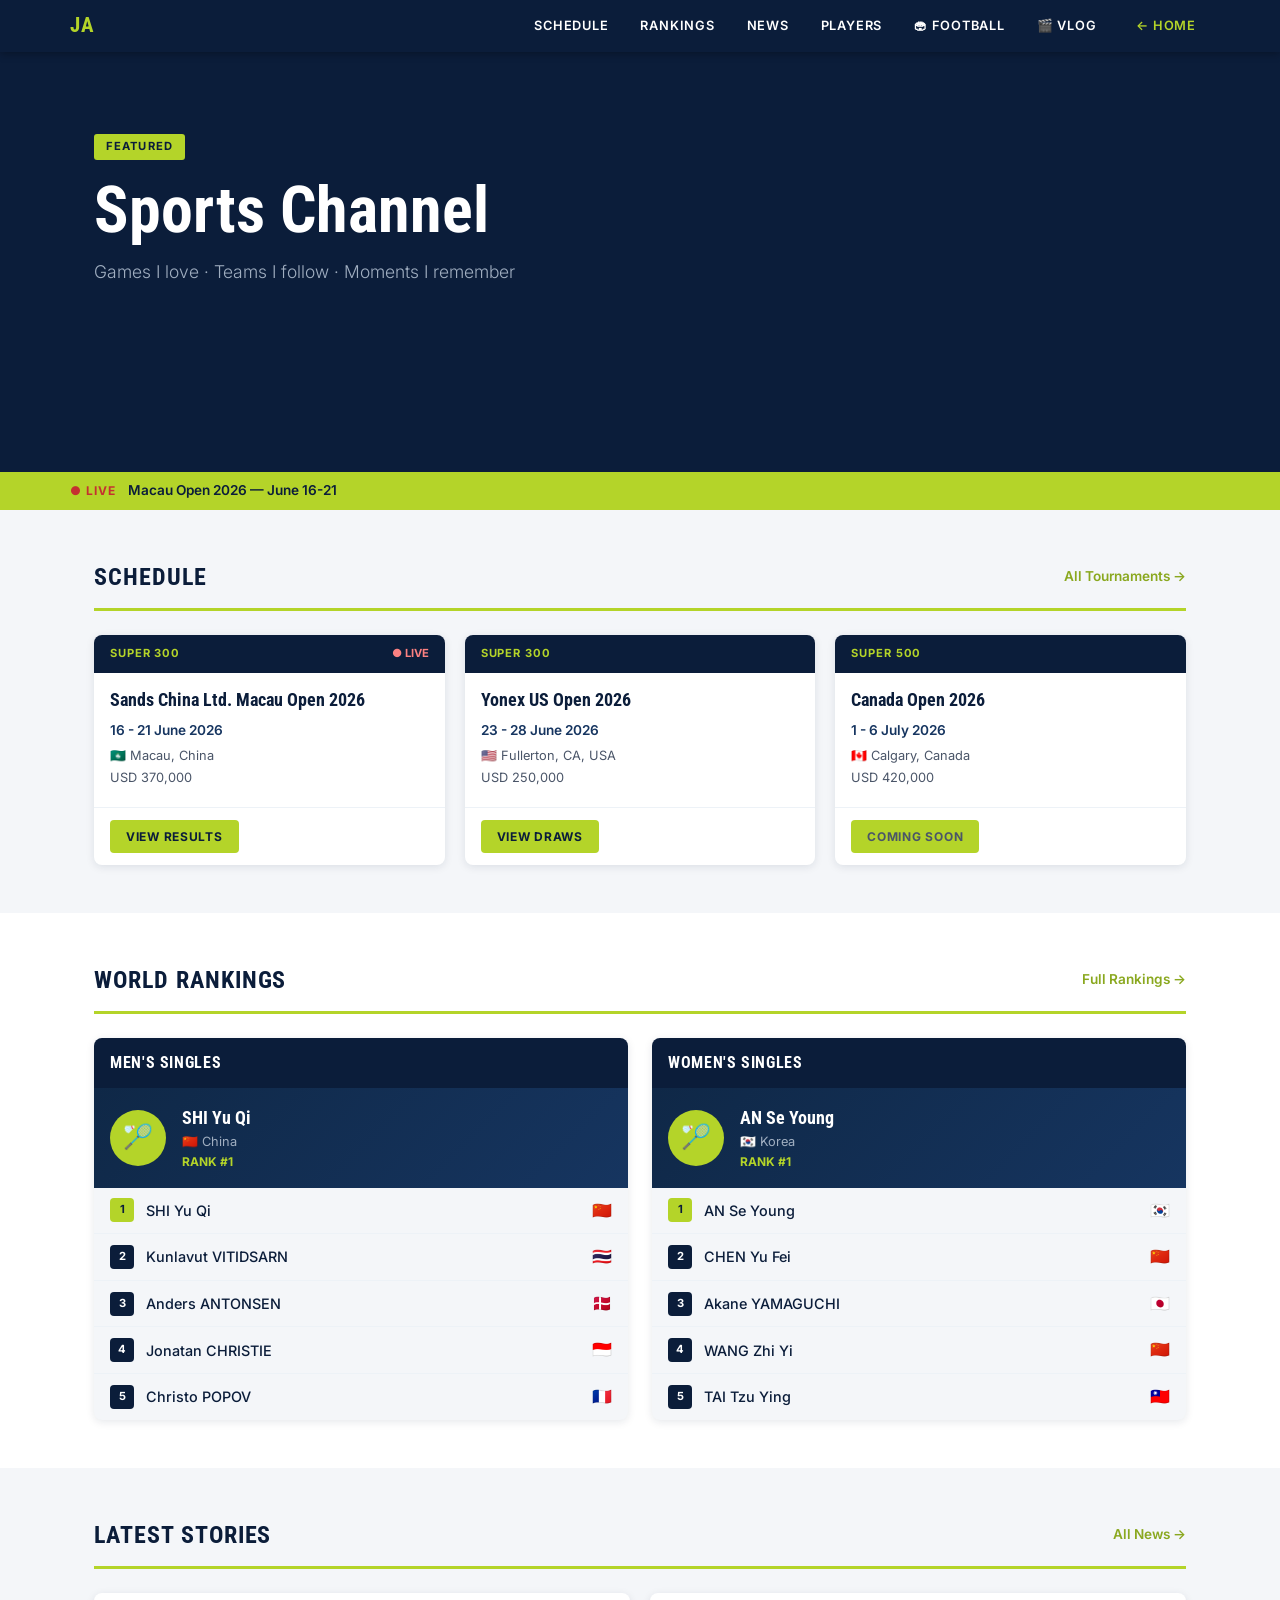
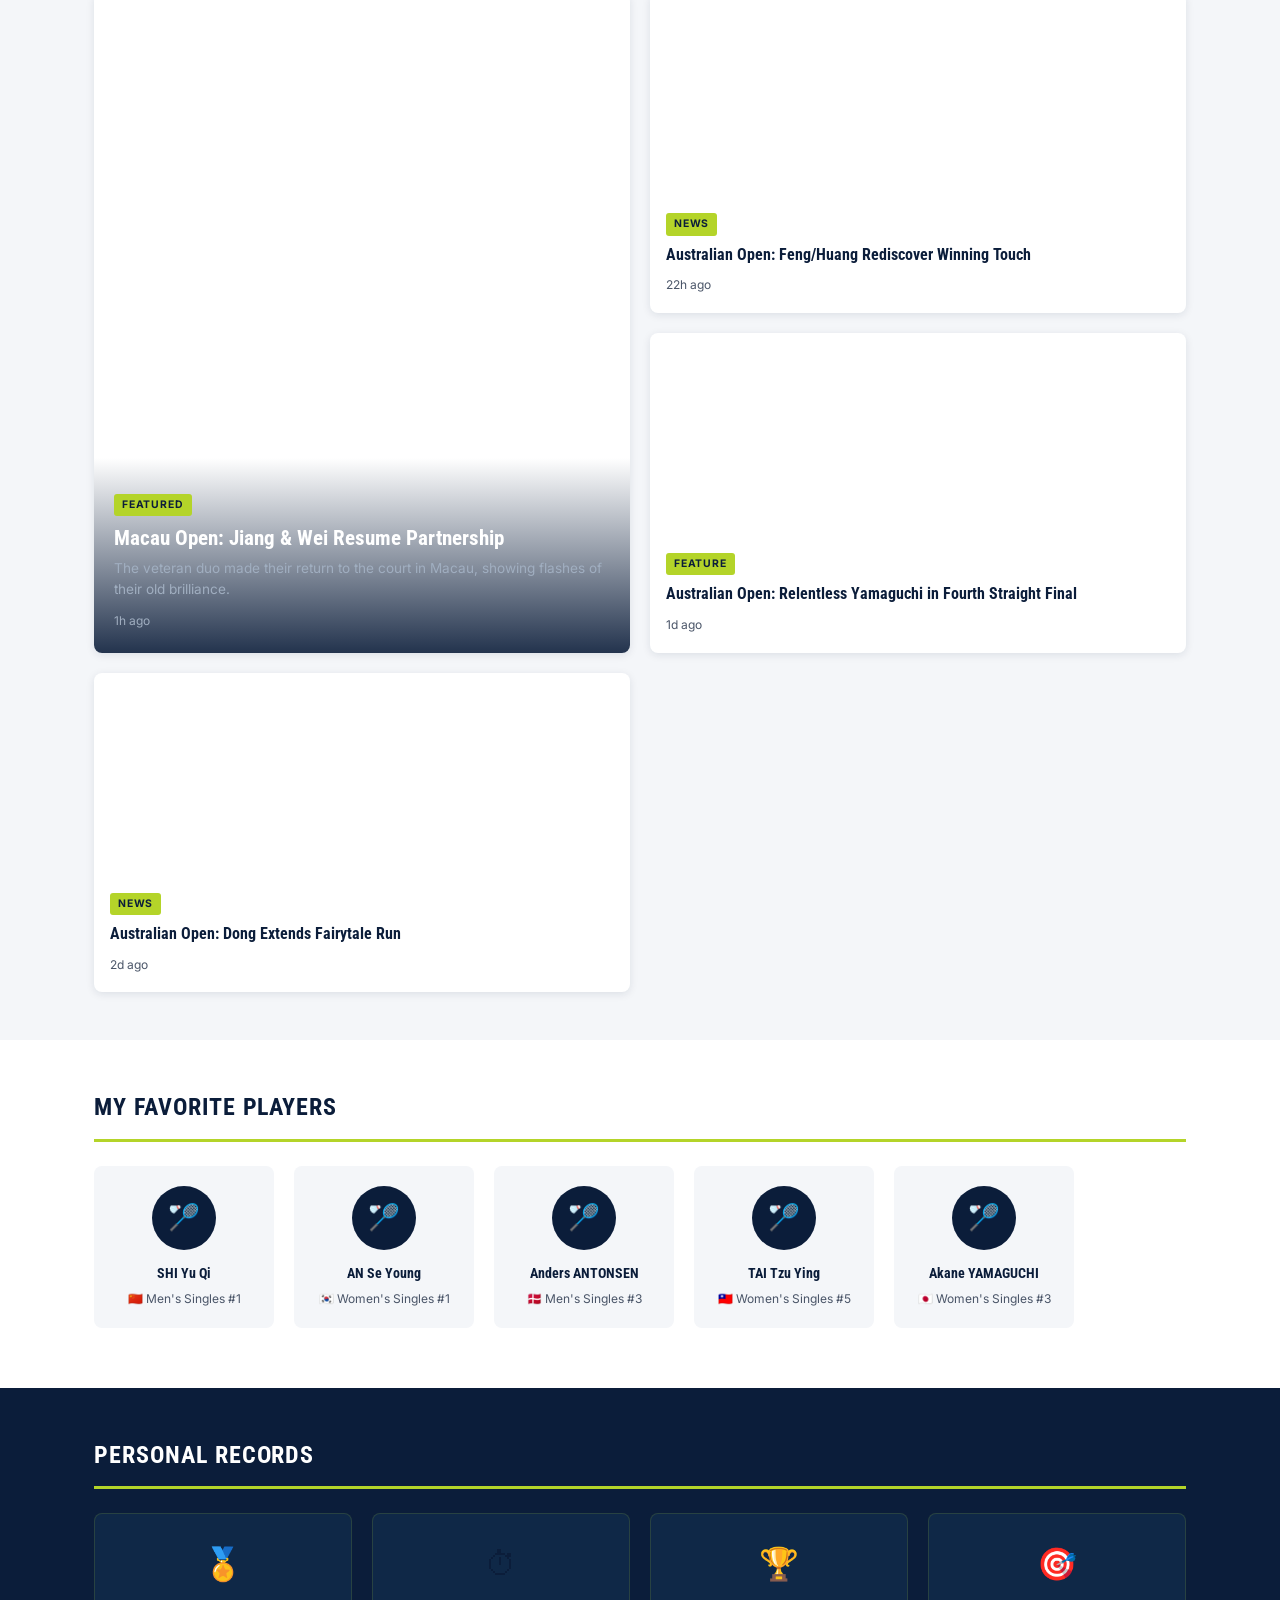
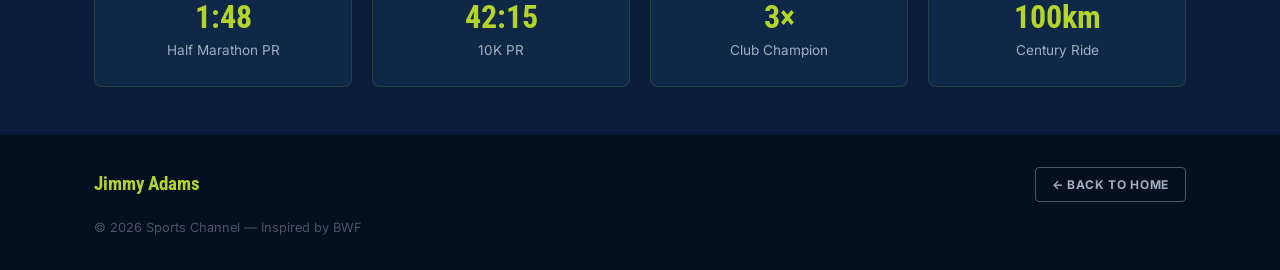
<file: sports.html>
<!DOCTYPE html>
<html lang="en">
<head>
  <meta charset="UTF-8">
  <meta name="viewport" content="width=device-width, initial-scale=1.0">
  <title>Sports — Jimmy Adams</title>
  <link rel="stylesheet" href="style.css">
  <link rel="stylesheet" href="sports.css">
  <link rel="preconnect" href="https://fonts.googleapis.com">
  <link rel="preconnect" href="https://fonts.gstatic.com" crossorigin>
  <link href="https://fonts.googleapis.com/css2?family=Roboto+Condensed:wght@400;700&family=Inter:wght@300;400;500;600;700&family=Caveat:wght@400;700&display=swap" rel="stylesheet">
</head>
<body class="bwf-body">

  <!-- Top Nav Bar (BWF style) -->
  <nav class="bwf-topbar">
    <div class="bwf-topbar-inner">
      <a href="index.html" class="bwf-topbar-logo">JA</a>
      <div class="bwf-topbar-links">
        <a href="#schedule" class="bwf-topbar-link">Schedule</a>
        <a href="#rankings" class="bwf-topbar-link">Rankings</a>
        <a href="#news" class="bwf-topbar-link">News</a>
        <a href="#players" class="bwf-topbar-link">Players</a>
        <a href="football.html" class="bwf-topbar-link">🏟 Football</a>
        <a href="vlog.html" class="bwf-topbar-link">🎬 Vlog</a>
        <a href="index.html" class="bwf-topbar-link bwf-topbar-back">← Home</a>
      </div>
    </div>
  </nav>

  <!-- Hero Banner (BWF carousel style) -->
  <section class="bwf-hero" id="bwf-hero">
    <div class="bwf-hero-slides">
      <div class="bwf-hero-slide active" style="background-image: url('https://images.unsplash.com/photo-1461896836934-bd45ba8f8e25?w=1400&h=600&fit=crop');">
        <div class="bwf-hero-overlay"></div>
        <div class="bwf-hero-content">
          <span class="bwf-hero-badge">FEATURED</span>
          <h1 class="bwf-hero-title">Sports Channel</h1>
          <p class="bwf-hero-sub">Games I love · Teams I follow · Moments I remember</p>
        </div>
      </div>
    </div>
    <div class="bwf-hero-bottom">
      <div class="bwf-hero-ticker">
        <span class="bwf-ticker-live">● LIVE</span>
        <span class="bwf-ticker-text">Macau Open 2026 — June 16-21</span>
      </div>
    </div>
  </section>

  <!-- Schedule Section (BWF tournament cards) -->
  <section class="bwf-section bwf-schedule" id="schedule">
    <div class="bwf-container">
      <div class="bwf-section-header">
        <h2 class="bwf-section-title">Schedule</h2>
        <a href="#" class="bwf-section-link">All Tournaments →</a>
      </div>
      <div class="bwf-schedule-grid">

        <div class="bwf-tournament-card">
          <div class="bwf-tournament-header">
            <span class="bwf-tournament-level">Super 300</span>
            <span class="bwf-tournament-live">● LIVE</span>
          </div>
          <div class="bwf-tournament-body">
            <h3>Sands China Ltd. Macau Open 2026</h3>
            <p class="bwf-tournament-date">16 - 21 June 2026</p>
            <p class="bwf-tournament-location">🇲🇴 Macau, China</p>
            <p class="bwf-tournament-prize">USD 370,000</p>
          </div>
          <div class="bwf-tournament-footer">
            <a href="#" class="bwf-btn bwf-btn-sm">View Results</a>
          </div>
        </div>

        <div class="bwf-tournament-card">
          <div class="bwf-tournament-header">
            <span class="bwf-tournament-level">Super 300</span>
          </div>
          <div class="bwf-tournament-body">
            <h3>Yonex US Open 2026</h3>
            <p class="bwf-tournament-date">23 - 28 June 2026</p>
            <p class="bwf-tournament-location">🇺🇸 Fullerton, CA, USA</p>
            <p class="bwf-tournament-prize">USD 250,000</p>
          </div>
          <div class="bwf-tournament-footer">
            <a href="#" class="bwf-btn bwf-btn-sm">View Draws</a>
          </div>
        </div>

        <div class="bwf-tournament-card">
          <div class="bwf-tournament-header">
            <span class="bwf-tournament-level">Super 500</span>
          </div>
          <div class="bwf-tournament-body">
            <h3>Canada Open 2026</h3>
            <p class="bwf-tournament-date">1 - 6 July 2026</p>
            <p class="bwf-tournament-location">🇨🇦 Calgary, Canada</p>
            <p class="bwf-tournament-prize">USD 420,000</p>
          </div>
          <div class="bwf-tournament-footer">
            <a href="#" class="bwf-btn bwf-btn-sm bwf-btn-outline">Coming Soon</a>
          </div>
        </div>

      </div>
    </div>
  </section>

  <!-- Rankings Section (BWF ranking table) -->
  <section class="bwf-section bwf-rankings-section" id="rankings">
    <div class="bwf-container">
      <div class="bwf-section-header">
        <h2 class="bwf-section-title">World Rankings</h2>
        <a href="#" class="bwf-section-link">Full Rankings →</a>
      </div>
      <div class="bwf-rankings-grid">

        <!-- MS Rankings -->
        <div class="bwf-ranking-card">
          <div class="bwf-ranking-header">
            <h3>Men's Singles</h3>
          </div>
          <div class="bwf-ranking-spotlight">
            <div class="bwf-player-circle">🏸</div>
            <div class="bwf-player-info">
              <span class="bwf-player-name">SHI Yu Qi</span>
              <span class="bwf-player-country">🇨🇳 China</span>
              <span class="bwf-player-rank">Rank #1</span>
            </div>
          </div>
          <ol class="bwf-ranking-list">
            <li><span class="bwf-rank-num">1</span> SHI Yu Qi <span class="bwf-flag">🇨🇳</span></li>
            <li><span class="bwf-rank-num">2</span> Kunlavut VITIDSARN <span class="bwf-flag">🇹🇭</span></li>
            <li><span class="bwf-rank-num">3</span> Anders ANTONSEN <span class="bwf-flag">🇩🇰</span></li>
            <li><span class="bwf-rank-num">4</span> Jonatan CHRISTIE <span class="bwf-flag">🇮🇩</span></li>
            <li><span class="bwf-rank-num">5</span> Christo POPOV <span class="bwf-flag">🇫🇷</span></li>
          </ol>
        </div>

        <!-- WS Rankings -->
        <div class="bwf-ranking-card">
          <div class="bwf-ranking-header">
            <h3>Women's Singles</h3>
          </div>
          <div class="bwf-ranking-spotlight">
            <div class="bwf-player-circle">🏸</div>
            <div class="bwf-player-info">
              <span class="bwf-player-name">AN Se Young</span>
              <span class="bwf-player-country">🇰🇷 Korea</span>
              <span class="bwf-player-rank">Rank #1</span>
            </div>
          </div>
          <ol class="bwf-ranking-list">
            <li><span class="bwf-rank-num">1</span> AN Se Young <span class="bwf-flag">🇰🇷</span></li>
            <li><span class="bwf-rank-num">2</span> CHEN Yu Fei <span class="bwf-flag">🇨🇳</span></li>
            <li><span class="bwf-rank-num">3</span> Akane YAMAGUCHI <span class="bwf-flag">🇯🇵</span></li>
            <li><span class="bwf-rank-num">4</span> WANG Zhi Yi <span class="bwf-flag">🇨🇳</span></li>
            <li><span class="bwf-rank-num">5</span> TAI Tzu Ying <span class="bwf-flag">🇹🇼</span></li>
          </ol>
        </div>

      </div>
    </div>
  </section>

  <!-- Latest Stories / News (BWF news cards) -->
  <section class="bwf-section bwf-news" id="news">
    <div class="bwf-container">
      <div class="bwf-section-header">
        <h2 class="bwf-section-title">Latest Stories</h2>
        <a href="#" class="bwf-section-link">All News →</a>
      </div>
      <div class="bwf-news-grid">

        <a href="#" class="bwf-news-card bwf-news-featured">
          <div class="bwf-news-img" style="background-image: url('https://images.unsplash.com/photo-1626224583764-f87db24ac4ea?w=800&h=450&fit=crop');"></div>
          <div class="bwf-news-body">
            <span class="bwf-news-label">FEATURED</span>
            <h3>Macau Open: Jiang & Wei Resume Partnership</h3>
            <p>The veteran duo made their return to the court in Macau, showing flashes of their old brilliance.</p>
            <span class="bwf-news-time">1h ago</span>
          </div>
        </a>

        <a href="#" class="bwf-news-card">
          <div class="bwf-news-img" style="background-image: url('https://images.unsplash.com/photo-1613918431703-aa50889e3be2?w=400&h=250&fit=crop');"></div>
          <div class="bwf-news-body">
            <span class="bwf-news-label">NEWS</span>
            <h3>Australian Open: Feng/Huang Rediscover Winning Touch</h3>
            <span class="bwf-news-time">22h ago</span>
          </div>
        </a>

        <a href="#" class="bwf-news-card">
          <div class="bwf-news-img" style="background-image: url('https://images.unsplash.com/photo-1599391398131-cd12dfc6f5be?w=400&h=250&fit=crop');"></div>
          <div class="bwf-news-body">
            <span class="bwf-news-label">FEATURE</span>
            <h3>Australian Open: Relentless Yamaguchi in Fourth Straight Final</h3>
            <span class="bwf-news-time">1d ago</span>
          </div>
        </a>

        <a href="#" class="bwf-news-card">
          <div class="bwf-news-img" style="background-image: url('https://images.unsplash.com/photo-1554290712-b5139e4c53fa?w=400&h=250&fit=crop');"></div>
          <div class="bwf-news-body">
            <span class="bwf-news-label">NEWS</span>
            <h3>Australian Open: Dong Extends Fairytale Run</h3>
            <span class="bwf-news-time">2d ago</span>
          </div>
        </a>

      </div>
    </div>
  </section>

  <!-- Players Section (My favorites) -->
  <section class="bwf-section bwf-players" id="players">
    <div class="bwf-container">
      <div class="bwf-section-header">
        <h2 class="bwf-section-title">My Favorite Players</h2>
      </div>
      <div class="bwf-players-track">

        <div class="bwf-player-card">
          <div class="bwf-player-avatar">🏸</div>
          <h4>SHI Yu Qi</h4>
          <p>🇨🇳 Men's Singles #1</p>
        </div>

        <div class="bwf-player-card">
          <div class="bwf-player-avatar">🏸</div>
          <h4>AN Se Young</h4>
          <p>🇰🇷 Women's Singles #1</p>
        </div>

        <div class="bwf-player-card">
          <div class="bwf-player-avatar">🏸</div>
          <h4>Anders ANTONSEN</h4>
          <p>🇩🇰 Men's Singles #3</p>
        </div>

        <div class="bwf-player-card">
          <div class="bwf-player-avatar">🏸</div>
          <h4>TAI Tzu Ying</h4>
          <p>🇹🇼 Women's Singles #5</p>
        </div>

        <div class="bwf-player-card">
          <div class="bwf-player-avatar">🏸</div>
          <h4>Akane YAMAGUCHI</h4>
          <p>🇯🇵 Women's Singles #3</p>
        </div>

      </div>
    </div>
  </section>

  <!-- Personal Achievements -->
  <section class="bwf-section bwf-achievements" id="achievements">
    <div class="bwf-container">
      <div class="bwf-section-header">
        <h2 class="bwf-section-title">Personal Records</h2>
      </div>
      <div class="bwf-achievements-grid">
        <div class="bwf-achieve-card">
          <div class="bwf-achieve-icon">🏅</div>
          <div class="bwf-achieve-val">1:48</div>
          <div class="bwf-achieve-label">Half Marathon PR</div>
        </div>
        <div class="bwf-achieve-card">
          <div class="bwf-achieve-icon">⏱</div>
          <div class="bwf-achieve-val">42:15</div>
          <div class="bwf-achieve-label">10K PR</div>
        </div>
        <div class="bwf-achieve-card">
          <div class="bwf-achieve-icon">🏆</div>
          <div class="bwf-achieve-val">3×</div>
          <div class="bwf-achieve-label">Club Champion</div>
        </div>
        <div class="bwf-achieve-card">
          <div class="bwf-achieve-icon">🎯</div>
          <div class="bwf-achieve-val">100km</div>
          <div class="bwf-achieve-label">Century Ride</div>
        </div>
      </div>
    </div>
  </section>

  <!-- Footer (BWF dark style) -->
  <footer class="bwf-footer">
    <div class="bwf-container">
      <div class="bwf-footer-top">
        <span class="bwf-footer-logo">Jimmy Adams</span>
        <a href="index.html" class="bwf-btn bwf-btn-sm bwf-btn-outline">← Back to Home</a>
      </div>
      <p class="bwf-footer-copy">© 2026 Sports Channel — Inspired by BWF</p>
    </div>
  </footer>

  <script src="sports.js"></script>
</body>
</html>
</file>
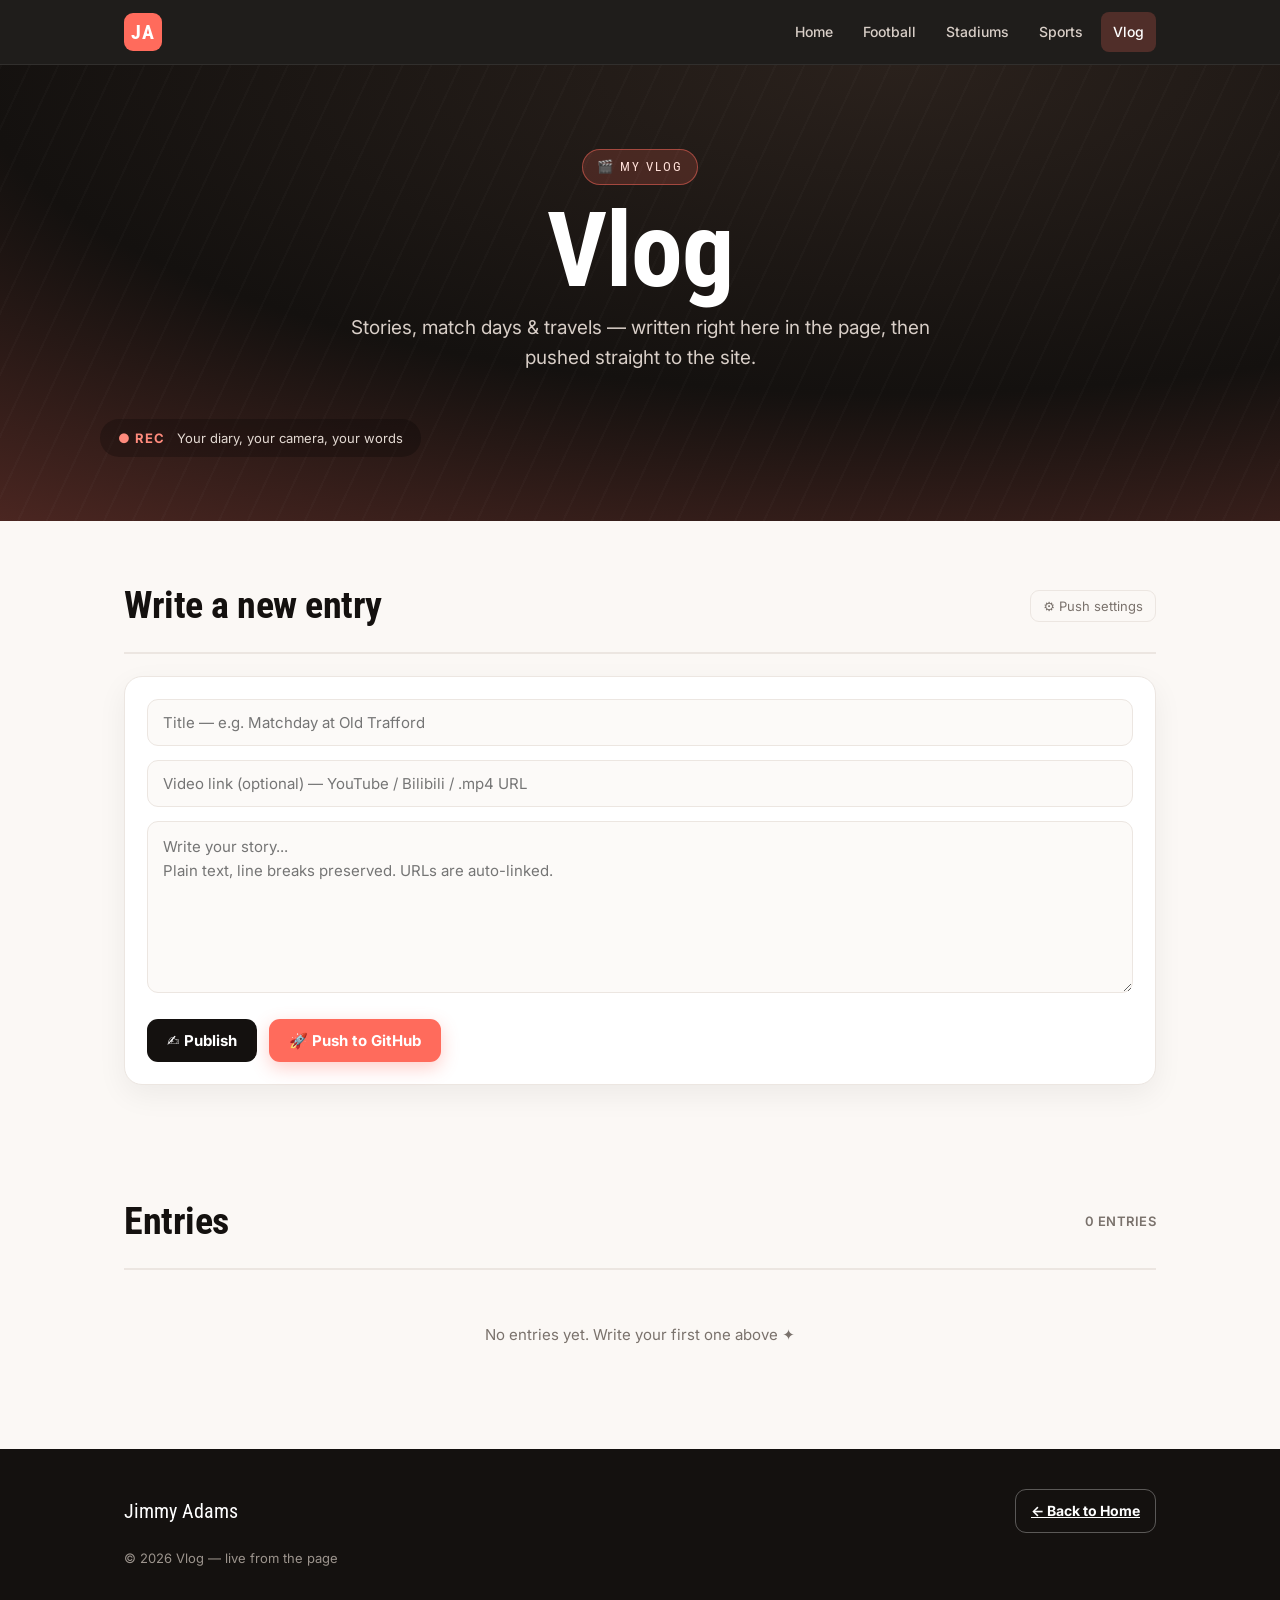
<file: vlog.html>
<!DOCTYPE html>
<html lang="en">
<head>
  <meta charset="UTF-8">
  <meta name="viewport" content="width=device-width, initial-scale=1.0">
  <title>Vlog — Jimmy Adams</title>
  <link rel="stylesheet" href="style.css">
  <link rel="stylesheet" href="vlog.css">
  <link rel="preconnect" href="https://fonts.googleapis.com">
  <link rel="preconnect" href="https://fonts.gstatic.com" crossorigin>
  <link href="https://fonts.googleapis.com/css2?family=Roboto+Condensed:wght@400;700&family=Inter:wght@300;400;500;600;700&family=Caveat:wght@400;700&display=swap" rel="stylesheet">
</head>
<body class="vl-body">

  <!-- Top Nav Bar -->
  <nav class="vl-topbar">
    <div class="vl-topbar-inner">
      <a href="index.html" class="vl-topbar-logo">JA</a>
      <div class="vl-topbar-links">
        <a href="index.html" class="vl-topbar-link">Home</a>
        <a href="football.html" class="vl-topbar-link">Football</a>
        <a href="stadiums.html" class="vl-topbar-link">Stadiums</a>
        <a href="sports.html" class="vl-topbar-link">Sports</a>
        <a href="#" class="vl-topbar-link vl-active">Vlog</a>
      </div>
    </div>
  </nav>

  <!-- Hero -->
  <section class="vl-hero" id="vl-hero">
    <div class="vl-hero-grain"></div>
    <div class="vl-hero-content">
      <span class="vl-hero-badge">🎬 MY VLOG</span>
      <h1 class="vl-hero-title">Vlog</h1>
      <p class="vl-hero-sub">Stories, match days & travels — written right here in the page, then pushed straight to the site.</p>
    </div>
    <div class="vl-hero-bottom">
      <div class="vl-hero-ticker">
        <span class="vl-ticker-live">● REC</span>
        <span class="vl-ticker-text">Your diary, your camera, your words</span>
      </div>
    </div>
  </section>

  <!-- Editor -->
  <section class="vl-section vl-editor-section" id="editor">
    <div class="vl-container">
      <div class="vl-section-header">
        <h2 class="vl-section-title">Write a new entry</h2>
        <button class="vl-gear" id="vl-gear" title="GitHub push settings">⚙ Push settings</button>
      </div>

      <div class="vl-editor">
        <input type="text" id="vl-title" class="vl-input" placeholder="Title — e.g. Matchday at Old Trafford">
        <input type="text" id="vl-video" class="vl-input" placeholder="Video link (optional) — YouTube / Bilibili / .mp4 URL">
        <textarea id="vl-content" class="vl-textarea" rows="6" placeholder="Write your story...&#10;Plain text, line breaks preserved. URLs are auto-linked."></textarea>
        <div class="vl-editor-actions">
          <button class="vl-btn vl-btn-primary" id="vl-publish">✍️ Publish</button>
          <button class="vl-btn vl-btn-push" id="vl-push">🚀 Push to GitHub</button>
          <span class="vl-saved-hint" id="vl-saved-hint"></span>
        </div>
      </div>

      <!-- Settings panel -->
      <div class="vl-settings" id="vl-settings" hidden>
        <h3>GitHub Push Setup</h3>
        <p class="vl-settings-note">
          Posts are saved in your browser automatically. To make them live on the site,
          enter a GitHub <strong>Personal Access Token</strong> (scope <code>public_repo</code> or <code>repo</code>).
          It is stored only in this browser's localStorage and is sent directly to GitHub when you push.
        </p>
        <input type="password" id="vl-token" class="vl-input" placeholder="ghp_... or github_pat_...">
        <div class="vl-settings-actions">
          <button class="vl-btn vl-btn-sm vl-btn-primary" id="vl-save-token">Save token</button>
          <button class="vl-btn vl-btn-sm vl-btn-ghost" id="vl-clear-token">Clear</button>
          <span id="vl-token-status" class="vl-token-status"></span>
        </div>
      </div>
    </div>
  </section>

  <!-- Feed -->
  <section class="vl-section vl-feed-section" id="feed">
    <div class="vl-container">
      <div class="vl-section-header">
        <h2 class="vl-section-title">Entries</h2>
        <span class="vl-section-link" id="vl-count"></span>
      </div>
      <div class="vl-feed" id="vl-feed"></div>
      <p class="vl-empty" id="vl-empty">No entries yet. Write your first one above ✦</p>
    </div>
  </section>

  <!-- Footer -->
  <footer class="vl-footer">
    <div class="vl-container">
      <div class="vl-footer-top">
        <span class="vl-footer-logo">Jimmy Adams</span>
        <a href="index.html" class="vl-btn vl-btn-sm vl-btn-outline">← Back to Home</a>
      </div>
      <p class="vl-footer-copy">© 2026 Vlog — live from the page</p>
    </div>
  </footer>

  <!-- Toast -->
  <div class="vl-toast" id="vl-toast" hidden></div>

  <script src="vlog.js"></script>
</body>
</html>
</file>
<file: style.css>
/* ============================================
   Jimmy Adams — Travel Lucid Style
   Clean, wanderlust-inspired personal page
   ============================================ */

:root {
  /* Palette — warm sand & sky */
  --bg:        #FAF8F5;
  --bg-alt:    #F2EDE8;
  --text:      #2D2A26;
  --text-light:#7A756E;
  --accent:    #C87941;
  --accent-2:  #5B8A72;
  --accent-3:  #4A7C9B;
  --card:      #FFFFFF;
  --border:    #E8E2DB;
  --shadow:    rgba(45,42,38,0.06);

  /* Typography */
  --font-display: 'Playfair Display', Georgia, serif;
  --font-body:    'Inter', -apple-system, sans-serif;
  --font-hand:    'Caveat', cursive;

  /* Spacing */
  --space-xs: 0.5rem;
  --space-sm: 1rem;
  --space-md: 2rem;
  --space-lg: 4rem;
  --space-xl: 6rem;
}

/* ---- Reset & Base ---- */
*, *::before, *::after { box-sizing: border-box; margin: 0; padding: 0; }

html {
  scroll-behavior: smooth;
  font-size: 16px;
}

body {
  font-family: var(--font-body);
  color: var(--text);
  background: var(--bg);
  line-height: 1.7;
  -webkit-font-smoothing: antialiased;
  overflow-x: hidden;
}

.container {
  max-width: 960px;
  margin: 0 auto;
  padding: 0 var(--space-md);
}

/* ---- Hero ---- */
.hero {
  position: relative;
  min-height: 100vh;
  display: flex;
  align-items: center;
  justify-content: center;
  background: linear-gradient(170deg, #E8DFD5 0%, #FAF8F5 40%, #D4E4D8 100%);
  overflow: hidden;
}

.hero-gradient {
  position: absolute;
  bottom: 0;
  left: 0;
  right: 0;
  height: 200px;
  background: linear-gradient(to top, var(--bg), transparent);
  z-index: 1;
}

.hero-content {
  position: relative;
  z-index: 2;
  text-align: center;
  padding: var(--space-md);
}

.hero-greeting {
  font-family: var(--font-hand);
  font-size: 1.4rem;
  color: var(--accent);
  margin-bottom: var(--space-xs);
  opacity: 0;
  animation: fadeUp 0.8s ease forwards 0.2s;
}

.hero-name {
  font-family: var(--font-display);
  font-size: clamp(3rem, 8vw, 6rem);
  font-weight: 700;
  line-height: 1.1;
  color: var(--text);
  margin-bottom: var(--space-sm);
  opacity: 0;
  animation: fadeUp 0.8s ease forwards 0.4s;
}

.hero-tagline {
  font-size: 1.15rem;
  color: var(--text-light);
  font-weight: 300;
  letter-spacing: 0.02em;
  opacity: 0;
  animation: fadeUp 0.8s ease forwards 0.6s;
}

.hero-scroll-hint {
  position: absolute;
  bottom: 60px;
  left: 50%;
  transform: translateX(-50%);
  display: flex;
  flex-direction: column;
  align-items: center;
  gap: 8px;
  opacity: 0;
  animation: fadeUp 0.8s ease forwards 1s;
  z-index: 2;
}

.hero-scroll-hint span {
  font-size: 0.75rem;
  text-transform: uppercase;
  letter-spacing: 0.15em;
  color: var(--text-light);
}

.scroll-arrow {
  width: 20px;
  height: 20px;
  border-right: 2px solid var(--text-light);
  border-bottom: 2px solid var(--text-light);
  transform: rotate(45deg);
  animation: bounce 2s infinite;
}

/* Floating travel elements */
.floating-element {
  position: absolute;
  font-size: 2rem;
  opacity: 0.15;
  z-index: 0;
  animation: float 6s ease-in-out infinite;
  pointer-events: none;
}

.elem-1 { top: 15%; left: 10%; animation-delay: 0s; font-size: 2.5rem; }
.elem-2 { top: 25%; right: 12%; animation-delay: 1s; font-size: 3rem; }
.elem-3 { bottom: 30%; left: 18%; animation-delay: 2s; font-size: 1.8rem; }
.elem-4 { top: 60%; right: 8%; animation-delay: 3s; font-size: 2.2rem; }
.elem-5 { bottom: 20%; right: 25%; animation-delay: 4s; font-size: 2.8rem; }

/* Hero Navigation */
.hero-nav {
  display: flex;
  gap: 8px;
  margin-top: var(--space-md);
  flex-wrap: wrap;
  justify-content: center;
  opacity: 0;
  animation: fadeUp 0.8s ease forwards 0.8s;
}

.hero-nav a {
  font-size: 0.85rem;
  padding: 8px 18px;
  border-radius: 50px;
  text-decoration: none;
  color: var(--text-light);
  border: 1px solid var(--border);
  background: rgba(255,255,255,0.5);
  backdrop-filter: blur(8px);
  transition: all 0.3s ease;
  letter-spacing: 0.02em;
}

.hero-nav a:hover {
  color: var(--accent);
  border-color: var(--accent);
  background: rgba(200,121,65,0.08);
  transform: translateY(-2px);
}

.hero-nav .nav-highlight {
  background: var(--accent);
  color: #fff;
  border-color: var(--accent);
  font-weight: 500;
}

.hero-nav .nav-highlight:hover {
  background: #B5693A;
  color: #fff;
  transform: translateY(-2px);
}

/* ---- Sections ---- */
.section {
  padding: var(--space-xl) 0;
}

.section-label {
  font-family: var(--font-hand);
  font-size: 1.2rem;
  color: var(--accent);
  margin-bottom: var(--space-xs);
}

.section-title {
  font-family: var(--font-display);
  font-size: clamp(1.8rem, 4vw, 2.6rem);
  font-weight: 700;
  margin-bottom: var(--space-lg);
  color: var(--text);
}

/* ---- About ---- */
.about {
  background: var(--bg);
}

.about-content {
  display: grid;
  grid-template-columns: 1fr 1fr;
  gap: var(--space-lg);
  align-items: center;
}

.about-text p {
  margin-bottom: var(--space-sm);
  color: var(--text-light);
  font-size: 1.05rem;
  line-height: 1.8;
}

.about-text strong {
  color: var(--text);
}

.about-visual {
  display: flex;
  justify-content: center;
  align-items: center;
}

/* Compass */
.compass {
  position: relative;
  width: 180px;
  height: 180px;
}

.compass-ring {
  position: absolute;
  inset: 0;
  border: 2px solid var(--border);
  border-radius: 50%;
}

.compass-ring::after {
  content: '';
  position: absolute;
  inset: 10px;
  border: 1px dashed var(--border);
  border-radius: 50%;
}

.compass-needle {
  position: absolute;
  top: 50%;
  left: 50%;
  width: 4px;
  height: 80px;
  transform: translate(-50%, -100%);
  transform-origin: bottom center;
  animation: compassSpin 4s ease-in-out infinite;
}

.compass-needle::before {
  content: '';
  position: absolute;
  top: 0;
  left: 50%;
  transform: translateX(-50%);
  border-left: 6px solid transparent;
  border-right: 6px solid transparent;
  border-bottom: 30px solid var(--accent);
}

.compass-needle::after {
  content: '';
  position: absolute;
  bottom: -40px;
  left: 50%;
  transform: translateX(-50%);
  border-left: 4px solid transparent;
  border-right: 4px solid transparent;
  border-top: 25px solid var(--text-light);
}

.compass-label {
  position: absolute;
  font-family: var(--font-display);
  font-size: 0.85rem;
  font-weight: 700;
  color: var(--text-light);
}

.compass-n { top: 8px; left: 50%; transform: translateX(-50%); color: var(--accent); }
.compass-e { right: 8px; top: 50%; transform: translateY(-50%); }
.compass-s { bottom: 8px; left: 50%; transform: translateX(-50%); }
.compass-w { left: 8px; top: 50%; transform: translateY(-50%); }

/* ---- Skills ---- */
.skills {
  background: var(--bg-alt);
}

.skills-grid {
  display: grid;
  grid-template-columns: repeat(2, 1fr);
  gap: var(--space-md);
}

.skill-card {
  background: var(--card);
  padding: var(--space-md);
  border-radius: 16px;
  border: 1px solid var(--border);
  transition: transform 0.3s ease, box-shadow 0.3s ease;
  opacity: 0;
  transform: translateY(30px);
}

.skill-card.visible {
  opacity: 1;
  transform: translateY(0);
  transition: opacity 0.6s ease, transform 0.6s ease;
}

.skill-card:hover {
  transform: translateY(-4px);
  box-shadow: 0 12px 40px var(--shadow);
}

.skill-icon {
  font-size: 2rem;
  margin-bottom: var(--space-sm);
}

.skill-card h3 {
  font-family: var(--font-display);
  font-size: 1.2rem;
  margin-bottom: var(--space-xs);
  color: var(--text);
}

.skill-card p {
  font-size: 0.9rem;
  color: var(--text-light);
  line-height: 1.6;
}

/* ---- Journey / Timeline ---- */
.journey {
  background: var(--bg);
}

/* ---- Travel Map ---- */
.travel-map {
  background: linear-gradient(180deg, var(--bg-alt) 0%, #E8E2DB 100%);
}

.map-subtitle {
  color: var(--text-light);
  font-size: 1.05rem;
  margin-bottom: var(--space-lg);
  text-align: center;
}

.map-stats {
  display: flex;
  justify-content: center;
  gap: var(--space-lg);
  margin-bottom: var(--space-lg);
}

.stat {
  display: flex;
  flex-direction: column;
  align-items: center;
}

.stat-number {
  font-family: var(--font-display);
  font-size: 2.2rem;
  font-weight: 700;
  color: var(--accent);
  line-height: 1.2;
}

.stat-label {
  font-size: 0.85rem;
  color: var(--text-light);
  text-transform: uppercase;
  letter-spacing: 0.1em;
}

#travel-map-container {
  width: 100%;
  height: 500px;
  border-radius: 16px;
  overflow: hidden;
  border: 1px solid var(--border);
  box-shadow: 0 8px 40px var(--shadow);
  position: relative;
  z-index: 1;
}

/* Leaflet popup custom style */
.leaflet-popup-content-wrapper {
  border-radius: 12px !important;
  padding: 0 !important;
  overflow: hidden;
  box-shadow: 0 8px 30px rgba(0,0,0,0.12) !important;
  border: 1px solid var(--border) !important;
}

.leaflet-popup-content {
  margin: 0 !important;
  width: 280px !important;
}

.leaflet-popup-tip {
  background: var(--card) !important;
  border: 1px solid var(--border) !important;
  box-shadow: none !important;
}

.popup-card {
  font-family: var(--font-body);
  color: var(--text);
}

.popup-photo {
  width: 100%;
  height: 140px;
  object-fit: cover;
  display: block;
}

.popup-body {
  padding: 12px 14px 14px;
}

.popup-header {
  display: flex;
  align-items: center;
  gap: 6px;
  margin-bottom: 4px;
}

.popup-emoji {
  font-size: 1.2rem;
}

.popup-city {
  font-family: var(--font-display);
  font-size: 1.1rem;
  font-weight: 700;
  color: var(--text);
}

.popup-country {
  font-size: 0.8rem;
  color: var(--text-light);
}

.popup-date {
  font-family: var(--font-hand);
  font-size: 0.9rem;
  color: var(--accent);
  margin-bottom: 6px;
}

.popup-story {
  font-size: 0.85rem;
  line-height: 1.6;
  color: var(--text-light);
}

/* Custom map marker */
.custom-marker {
  display: flex;
  align-items: center;
  justify-content: center;
  width: 36px;
  height: 36px;
  background: var(--card);
  border: 2.5px solid var(--accent);
  border-radius: 50%;
  font-size: 1.1rem;
  box-shadow: 0 3px 12px rgba(200,121,65,0.3);
  transition: transform 0.2s ease, box-shadow 0.2s ease;
  cursor: pointer;
}

.custom-marker:hover {
  transform: scale(1.2);
  box-shadow: 0 5px 20px rgba(200,121,65,0.5);
}

/* Travel path line animation */
.travel-path {
  stroke-dasharray: 12 6;
  animation: dashFlow 20s linear infinite;
}

@keyframes dashFlow {
  to { stroke-dashoffset: -360; }
}

.journey-timeline {
  position: relative;
  padding-left: var(--space-lg);
}

.timeline-line {
  position: absolute;
  left: 12px;
  top: 0;
  bottom: 0;
  width: 2px;
  background: linear-gradient(to bottom, var(--accent), var(--accent-2));
  border-radius: 1px;
}

.timeline-item {
  position: relative;
  margin-bottom: var(--space-lg);
  opacity: 0;
  transform: translateX(-20px);
}

.timeline-item.visible {
  opacity: 1;
  transform: translateX(0);
  transition: opacity 0.6s ease, transform 0.6s ease;
}

.timeline-dot {
  position: absolute;
  left: calc(-1 * var(--space-lg) + 6px);
  top: 6px;
  width: 14px;
  height: 14px;
  background: var(--card);
  border: 3px solid var(--accent);
  border-radius: 50%;
  z-index: 1;
}

.timeline-date {
  font-family: var(--font-hand);
  font-size: 1.1rem;
  color: var(--accent);
  display: block;
  margin-bottom: 4px;
}

.timeline-content h3 {
  font-family: var(--font-display);
  font-size: 1.3rem;
  margin-bottom: var(--space-xs);
}

.timeline-content p {
  color: var(--text-light);
  font-size: 0.95rem;
  max-width: 500px;
}

/* ---- Contact ---- */
.contact {
  background: var(--bg-alt);
  text-align: center;
}

.contact-subtitle {
  color: var(--text-light);
  margin-bottom: var(--space-lg);
  font-size: 1.05rem;
}

.contact-links {
  display: flex;
  justify-content: center;
  gap: var(--space-md);
  flex-wrap: wrap;
}

.contact-card {
  display: flex;
  flex-direction: column;
  align-items: center;
  gap: var(--space-xs);
  padding: var(--space-md) var(--space-lg);
  background: var(--card);
  border: 1px solid var(--border);
  border-radius: 16px;
  text-decoration: none;
  color: var(--text);
  transition: transform 0.3s ease, box-shadow 0.3s ease, border-color 0.3s ease;
  min-width: 120px;
}

.contact-card:hover {
  transform: translateY(-4px);
  box-shadow: 0 12px 40px var(--shadow);
  border-color: var(--accent);
}

.contact-icon {
  width: 28px;
  height: 28px;
  fill: var(--accent);
}

.contact-card span {
  font-size: 0.9rem;
  font-weight: 500;
}

/* ---- Footer ---- */
.footer {
  padding: var(--space-lg) 0;
  text-align: center;
  background: var(--bg);
  border-top: 1px solid var(--border);
}

.footer-handwrite {
  font-family: var(--font-hand);
  font-size: 1.3rem;
  color: var(--accent);
}

.footer-text {
  color: var(--text-light);
  font-size: 0.95rem;
  margin-bottom: var(--space-xs);
}

.footer-sub {
  font-size: 0.8rem;
  color: var(--text-light);
  opacity: 0.6;
}

/* ---- Animations ---- */
@keyframes fadeUp {
  from { opacity: 0; transform: translateY(20px); }
  to   { opacity: 1; transform: translateY(0); }
}

@keyframes float {
  0%, 100% { transform: translateY(0) rotate(0deg); }
  50%      { transform: translateY(-20px) rotate(5deg); }
}

@keyframes bounce {
  0%, 100% { transform: rotate(45deg) translateY(0); opacity: 0.5; }
  50%      { transform: rotate(45deg) translateY(6px); opacity: 1; }
}

@keyframes compassSpin {
  0%   { transform: translate(-50%, -100%) rotate(-15deg); }
  25%  { transform: translate(-50%, -100%) rotate(10deg); }
  50%  { transform: translate(-50%, -100%) rotate(-5deg); }
  75%  { transform: translate(-50%, -100%) rotate(3deg); }
  100% { transform: translate(-50%, -100%) rotate(-15deg); }
}

/* ---- Responsive ---- */
@media (max-width: 768px) {
  .about-content {
    grid-template-columns: 1fr;
    gap: var(--space-md);
  }

  .skills-grid {
    grid-template-columns: 1fr;
  }

  .contact-links {
    flex-direction: column;
    align-items: center;
  }

  .contact-card {
    width: 100%;
    max-width: 280px;
  }

  .floating-element {
    font-size: 1.5rem !important;
  }

  .hero-scroll-hint {
    bottom: 40px;
  }

  #travel-map-container {
    height: 380px;
    border-radius: 12px;
  }

  .map-stats {
    gap: var(--space-md);
  }

  .stat-number {
    font-size: 1.6rem;
  }

  .leaflet-popup-content {
    width: 240px !important;
  }

  .popup-photo {
    height: 110px;
  }
}

@media (max-width: 480px) {
  .section {
    padding: var(--space-lg) 0;
  }

  .skills-grid {
    gap: var(--space-sm);
  }
}
</file>
<file: sports.css>
/* ============================================
   Sports Channel — BWF Inspired Style
   Deep navy + lime green accent, tournament cards,
   ranking tables, news grid
   ============================================ */

:root {
  --bwf-navy:    #0B1D3A;
  --bwf-navy2:   #0F2847;
  --bwf-navy3:   #163560;
  --bwf-lime:    #B4D429;
  --bwf-lime-dk: #8AA81F;
  --bwf-gold:    #D4A029;
  --bwf-white:   #FFFFFF;
  --bwf-gray:    #A0AEC0;
  --bwf-gray-dk: #4A5568;
  --bwf-bg:      #F4F6F9;
  --bwf-card:    #FFFFFF;
  --bwf-shadow:  rgba(11,29,58,0.1);
  --bwf-radius:  8px;
  --bwf-font:    'Inter', -apple-system, sans-serif;
  --bwf-font-cond: 'Roboto Condensed', 'Inter', sans-serif;
}

/* ---- Body Override ---- */
.bwf-body {
  font-family: var(--bwf-font);
  background: var(--bwf-bg);
  color: var(--bwf-navy);
  margin: 0;
  padding: 0;
  line-height: 1.6;
}

.bwf-container {
  max-width: 1140px;
  margin: 0 auto;
  padding: 0 24px;
}

/* ---- Top Nav Bar ---- */
.bwf-topbar {
  background: var(--bwf-navy);
  padding: 0 24px;
  position: sticky;
  top: 0;
  z-index: 100;
  box-shadow: 0 2px 8px rgba(0,0,0,0.3);
}

.bwf-topbar-inner {
  max-width: 1140px;
  margin: 0 auto;
  display: flex;
  align-items: center;
  justify-content: space-between;
  height: 52px;
}

.bwf-topbar-logo {
  font-family: var(--bwf-font-cond);
  font-size: 1.3rem;
  font-weight: 700;
  color: var(--bwf-lime);
  text-decoration: none;
  letter-spacing: 0.05em;
}

.bwf-topbar-links {
  display: flex;
  gap: 4px;
  align-items: center;
}

.bwf-topbar-link {
  font-size: 0.8rem;
  font-weight: 600;
  color: var(--bwf-white);
  text-decoration: none;
  padding: 8px 14px;
  border-radius: 4px;
  text-transform: uppercase;
  letter-spacing: 0.06em;
  transition: background 0.2s;
}

.bwf-topbar-link:hover {
  background: var(--bwf-navy3);
}

.bwf-topbar-back {
  color: var(--bwf-lime);
  margin-left: 8px;
}

/* ---- Hero Banner ---- */
.bwf-hero {
  position: relative;
  background: var(--bwf-navy);
}

.bwf-hero-slide {
  position: relative;
  height: 420px;
  background-size: cover;
  background-position: center;
}

.bwf-hero-overlay {
  position: absolute;
  inset: 0;
  background: linear-gradient(135deg, rgba(11,29,58,0.92) 0%, rgba(11,29,58,0.5) 60%, rgba(11,29,58,0.3) 100%);
}

.bwf-hero-content {
  position: relative;
  z-index: 1;
  max-width: 1140px;
  margin: 0 auto;
  padding: 80px 24px;
}

.bwf-hero-badge {
  display: inline-block;
  background: var(--bwf-lime);
  color: var(--bwf-navy);
  font-size: 0.7rem;
  font-weight: 700;
  padding: 4px 12px;
  border-radius: 3px;
  text-transform: uppercase;
  letter-spacing: 0.1em;
  margin-bottom: 16px;
}

.bwf-hero-title {
  font-family: var(--bwf-font-cond);
  font-size: clamp(2.5rem, 5vw, 4rem);
  font-weight: 700;
  color: var(--bwf-white);
  line-height: 1.1;
  margin-bottom: 12px;
}

.bwf-hero-sub {
  font-size: 1.1rem;
  color: var(--bwf-gray);
  font-weight: 300;
}

.bwf-hero-bottom {
  background: var(--bwf-lime);
  padding: 8px 24px;
}

.bwf-hero-ticker {
  max-width: 1140px;
  margin: 0 auto;
  display: flex;
  align-items: center;
  gap: 12px;
}

.bwf-ticker-live {
  font-size: 0.75rem;
  font-weight: 700;
  color: #C53030;
  text-transform: uppercase;
  letter-spacing: 0.08em;
  animation: livePulse 1.5s ease-in-out infinite;
}

@keyframes livePulse {
  0%, 100% { opacity: 1; }
  50%      { opacity: 0.4; }
}

.bwf-ticker-text {
  font-size: 0.85rem;
  font-weight: 600;
  color: var(--bwf-navy);
}

/* ---- Sections ---- */
.bwf-section {
  padding: 48px 0;
}

.bwf-section-header {
  display: flex;
  align-items: center;
  justify-content: space-between;
  margin-bottom: 24px;
  padding-bottom: 12px;
  border-bottom: 3px solid var(--bwf-lime);
}

.bwf-section-title {
  font-family: var(--bwf-font-cond);
  font-size: 1.5rem;
  font-weight: 700;
  text-transform: uppercase;
  letter-spacing: 0.04em;
  color: var(--bwf-navy);
}

.bwf-section-link {
  font-size: 0.85rem;
  font-weight: 600;
  color: var(--bwf-lime-dk);
  text-decoration: none;
  transition: color 0.2s;
}

.bwf-section-link:hover {
  color: var(--bwf-navy);
}

/* ---- Schedule / Tournament Cards ---- */
.bwf-schedule {
  background: var(--bwf-bg);
}

.bwf-schedule-grid {
  display: grid;
  grid-template-columns: repeat(3, 1fr);
  gap: 20px;
}

.bwf-tournament-card {
  background: var(--bwf-card);
  border-radius: var(--bwf-radius);
  overflow: hidden;
  box-shadow: 0 2px 8px var(--bwf-shadow);
  transition: transform 0.2s, box-shadow 0.2s;
}

.bwf-tournament-card:hover {
  transform: translateY(-4px);
  box-shadow: 0 8px 24px var(--bwf-shadow);
}

.bwf-tournament-header {
  background: var(--bwf-navy);
  padding: 10px 16px;
  display: flex;
  justify-content: space-between;
  align-items: center;
}

.bwf-tournament-level {
  font-size: 0.7rem;
  font-weight: 700;
  color: var(--bwf-lime);
  text-transform: uppercase;
  letter-spacing: 0.08em;
}

.bwf-tournament-live {
  font-size: 0.7rem;
  font-weight: 700;
  color: #FC8181;
  animation: livePulse 1.5s ease-in-out infinite;
}

.bwf-tournament-body {
  padding: 16px;
}

.bwf-tournament-body h3 {
  font-family: var(--bwf-font-cond);
  font-size: 1.1rem;
  font-weight: 700;
  color: var(--bwf-navy);
  margin-bottom: 8px;
  line-height: 1.3;
}

.bwf-tournament-date {
  font-size: 0.85rem;
  font-weight: 600;
  color: var(--bwf-navy3);
  margin-bottom: 4px;
}

.bwf-tournament-location,
.bwf-tournament-prize {
  font-size: 0.8rem;
  color: var(--bwf-gray-dk);
  margin-bottom: 2px;
}

.bwf-tournament-footer {
  padding: 12px 16px;
  border-top: 1px solid #EDF2F7;
}

/* ---- Buttons ---- */
.bwf-btn {
  display: inline-block;
  padding: 10px 24px;
  font-family: var(--bwf-font);
  font-size: 0.8rem;
  font-weight: 700;
  text-transform: uppercase;
  letter-spacing: 0.06em;
  border-radius: 4px;
  text-decoration: none;
  cursor: pointer;
  transition: all 0.2s;
  border: none;
}

.bwf-btn-sm {
  padding: 7px 16px;
  font-size: 0.75rem;
}

.bwf-btn-outline {
  background: transparent;
  border: 1.5px solid var(--bwf-navy);
  color: var(--bwf-navy);
}

.bwf-btn-outline:hover {
  background: var(--bwf-navy);
  color: var(--bwf-white);
}

.bwf-tournament-footer .bwf-btn-sm {
  background: var(--bwf-lime);
  color: var(--bwf-navy);
  border: none;
}

.bwf-tournament-footer .bwf-btn-sm:hover {
  background: var(--bwf-lime-dk);
}

.bwf-tournament-footer .bwf-btn-outline {
  color: var(--bwf-gray-dk);
  border-color: var(--bwf-gray-dk);
}

/* ---- Rankings ---- */
.bwf-rankings-section {
  background: var(--bwf-white);
}

.bwf-rankings-grid {
  display: grid;
  grid-template-columns: repeat(2, 1fr);
  gap: 24px;
}

.bwf-ranking-card {
  background: var(--bwf-bg);
  border-radius: var(--bwf-radius);
  overflow: hidden;
  box-shadow: 0 2px 8px var(--bwf-shadow);
}

.bwf-ranking-header {
  background: var(--bwf-navy);
  padding: 12px 16px;
}

.bwf-ranking-header h3 {
  font-family: var(--bwf-font-cond);
  font-size: 1rem;
  font-weight: 700;
  color: var(--bwf-white);
  text-transform: uppercase;
  letter-spacing: 0.04em;
}

.bwf-ranking-spotlight {
  display: flex;
  align-items: center;
  gap: 16px;
  padding: 16px;
  background: linear-gradient(135deg, var(--bwf-navy2) 0%, var(--bwf-navy3) 100%);
}

.bwf-player-circle {
  width: 56px;
  height: 56px;
  border-radius: 50%;
  background: var(--bwf-lime);
  display: flex;
  align-items: center;
  justify-content: center;
  font-size: 1.5rem;
  flex-shrink: 0;
}

.bwf-player-info {
  display: flex;
  flex-direction: column;
}

.bwf-player-name {
  font-family: var(--bwf-font-cond);
  font-size: 1.1rem;
  font-weight: 700;
  color: var(--bwf-white);
}

.bwf-player-country {
  font-size: 0.8rem;
  color: var(--bwf-gray);
}

.bwf-player-rank {
  font-size: 0.75rem;
  font-weight: 700;
  color: var(--bwf-lime);
  text-transform: uppercase;
}

.bwf-ranking-list {
  list-style: none;
  padding: 0;
  margin: 0;
}

.bwf-ranking-list li {
  display: flex;
  align-items: center;
  padding: 10px 16px;
  font-size: 0.9rem;
  font-weight: 500;
  border-bottom: 1px solid #EDF2F7;
  transition: background 0.2s;
}

.bwf-ranking-list li:last-child {
  border-bottom: none;
}

.bwf-ranking-list li:hover {
  background: #EDF2F7;
}

.bwf-rank-num {
  display: inline-flex;
  align-items: center;
  justify-content: center;
  width: 24px;
  height: 24px;
  border-radius: 4px;
  background: var(--bwf-navy);
  color: var(--bwf-white);
  font-size: 0.7rem;
  font-weight: 700;
  margin-right: 12px;
  flex-shrink: 0;
}

.bwf-ranking-list li:first-child .bwf-rank-num {
  background: var(--bwf-lime);
  color: var(--bwf-navy);
}

.bwf-flag {
  margin-left: auto;
  font-size: 1rem;
}

/* ---- News ---- */
.bwf-news {
  background: var(--bwf-bg);
}

.bwf-news-grid {
  display: grid;
  grid-template-columns: 1fr 1fr;
  grid-template-rows: auto auto;
  gap: 20px;
}

.bwf-news-card {
  background: var(--bwf-card);
  border-radius: var(--bwf-radius);
  overflow: hidden;
  text-decoration: none;
  color: var(--bwf-navy);
  box-shadow: 0 2px 8px var(--bwf-shadow);
  transition: transform 0.2s, box-shadow 0.2s;
}

.bwf-news-card:hover {
  transform: translateY(-4px);
  box-shadow: 0 8px 24px var(--bwf-shadow);
}

.bwf-news-featured {
  grid-row: span 2;
}

.bwf-news-img {
  width: 100%;
  height: 200px;
  background-size: cover;
  background-position: center;
}

.bwf-news-featured .bwf-news-img {
  height: 100%;
  min-height: 360px;
}

.bwf-news-body {
  padding: 16px;
}

.bwf-news-featured .bwf-news-body {
  position: absolute;
  bottom: 0;
  left: 0;
  right: 0;
  background: linear-gradient(transparent, rgba(11,29,58,0.9));
  padding: 32px 20px 20px;
}

.bwf-news-featured {
  position: relative;
}

.bwf-news-label {
  display: inline-block;
  font-size: 0.65rem;
  font-weight: 700;
  padding: 3px 8px;
  border-radius: 3px;
  text-transform: uppercase;
  letter-spacing: 0.08em;
  margin-bottom: 8px;
  background: var(--bwf-lime);
  color: var(--bwf-navy);
}

.bwf-news-featured .bwf-news-label {
  background: var(--bwf-lime);
}

.bwf-news-card h3 {
  font-family: var(--bwf-font-cond);
  font-size: 1rem;
  font-weight: 700;
  line-height: 1.35;
  margin-bottom: 6px;
}

.bwf-news-featured h3 {
  font-size: 1.3rem;
  color: var(--bwf-white);
}

.bwf-news-card p {
  font-size: 0.85rem;
  color: var(--bwf-gray-dk);
  line-height: 1.5;
  margin-bottom: 8px;
}

.bwf-news-featured p {
  color: var(--bwf-gray);
}

.bwf-news-time {
  font-size: 0.75rem;
  color: var(--bwf-gray-dk);
}

.bwf-news-featured .bwf-news-time {
  color: var(--bwf-gray);
}

/* ---- Players Track ---- */
.bwf-players {
  background: var(--bwf-white);
}

.bwf-players-track {
  display: flex;
  gap: 20px;
  overflow-x: auto;
  padding-bottom: 12px;
  scrollbar-width: thin;
  scrollbar-color: var(--bwf-lime) var(--bwf-bg);
}

.bwf-players-track::-webkit-scrollbar { height: 4px; }
.bwf-players-track::-webkit-scrollbar-track { background: var(--bwf-bg); border-radius: 2px; }
.bwf-players-track::-webkit-scrollbar-thumb { background: var(--bwf-lime); border-radius: 2px; }

.bwf-player-card {
  flex: 0 0 180px;
  text-align: center;
  padding: 20px 16px;
  background: var(--bwf-bg);
  border-radius: var(--bwf-radius);
  transition: transform 0.2s, box-shadow 0.2s;
}

.bwf-player-card:hover {
  transform: translateY(-4px);
  box-shadow: 0 8px 24px var(--bwf-shadow);
}

.bwf-player-avatar {
  width: 64px;
  height: 64px;
  border-radius: 50%;
  background: var(--bwf-navy);
  display: flex;
  align-items: center;
  justify-content: center;
  font-size: 1.6rem;
  margin: 0 auto 12px;
}

.bwf-player-card h4 {
  font-family: var(--bwf-font-cond);
  font-size: 0.9rem;
  font-weight: 700;
  margin-bottom: 4px;
}

.bwf-player-card p {
  font-size: 0.75rem;
  color: var(--bwf-gray-dk);
}

/* ---- Achievements ---- */
.bwf-achievements {
  background: var(--bwf-navy);
}

.bwf-achievements .bwf-section-header {
  border-bottom-color: var(--bwf-lime);
}

.bwf-achievements .bwf-section-title {
  color: var(--bwf-white);
}

.bwf-achievements .bwf-section-link {
  color: var(--bwf-lime);
}

.bwf-achievements-grid {
  display: grid;
  grid-template-columns: repeat(4, 1fr);
  gap: 20px;
}

.bwf-achieve-card {
  text-align: center;
  padding: 24px 16px;
  background: var(--bwf-navy2);
  border-radius: var(--bwf-radius);
  border: 1px solid rgba(180,212,41,0.15);
  transition: transform 0.2s;
}

.bwf-achieve-card:hover {
  transform: translateY(-4px);
}

.bwf-achieve-icon {
  font-size: 2rem;
  margin-bottom: 8px;
}

.bwf-achieve-val {
  font-family: var(--bwf-font-cond);
  font-size: 2rem;
  font-weight: 700;
  color: var(--bwf-lime);
  line-height: 1.2;
}

.bwf-achieve-label {
  font-size: 0.85rem;
  color: var(--bwf-gray);
  margin-top: 4px;
}

/* ---- Footer ---- */
.bwf-footer {
  background: #060F1F;
  padding: 32px 0;
}

.bwf-footer-top {
  display: flex;
  align-items: center;
  justify-content: space-between;
  margin-bottom: 16px;
}

.bwf-footer-logo {
  font-family: var(--bwf-font-cond);
  font-size: 1.2rem;
  font-weight: 700;
  color: var(--bwf-lime);
}

.bwf-footer .bwf-btn-outline {
  border-color: var(--bwf-gray-dk);
  color: var(--bwf-gray);
}

.bwf-footer .bwf-btn-outline:hover {
  background: var(--bwf-gray-dk);
  color: var(--bwf-white);
  border-color: var(--bwf-gray-dk);
}

.bwf-footer-copy {
  font-size: 0.8rem;
  color: var(--bwf-gray-dk);
}

/* ---- Responsive ---- */
@media (max-width: 768px) {
  .bwf-hero-slide { height: 300px; }
  .bwf-hero-content { padding: 40px 24px; }

  .bwf-schedule-grid { grid-template-columns: 1fr; }
  .bwf-rankings-grid { grid-template-columns: 1fr; }
  .bwf-news-grid { grid-template-columns: 1fr; }
  .bwf-news-featured { grid-row: auto; }
  .bwf-news-featured .bwf-news-img { height: 200px; min-height: auto; }
  .bwf-news-featured .bwf-news-body { position: relative; background: var(--bwf-navy2); }
  .bwf-news-featured h3 { color: var(--bwf-navy); }
  .bwf-achievements-grid { grid-template-columns: repeat(2, 1fr); }

  .bwf-topbar-links { gap: 0; }
  .bwf-topbar-link { padding: 8px 8px; font-size: 0.7rem; }
}

@media (max-width: 480px) {
  .bwf-achievements-grid { grid-template-columns: 1fr; }
  .bwf-hero-slide { height: 260px; }
}
</file>
<file: vlog.css>
/* =========================================================
   Vlog Page — Jimmy Adams
   In-page editor + feed, warm "vlog" accent
   ========================================================= */

:root {
  --vl-coral: #FF6B5C;
  --vl-coral-d: #E24E3E;
  --vl-amber: #FFB454;
  --vl-ink: #14110F;
  --vl-ink-2: #2E2824;
  --vl-muted: #7A726C;
  --vl-line: #ECE6E1;
  --vl-bg: #FBF8F5;
  --vl-card: #FFFFFF;
}

.vl-body {
  margin: 0;
  font-family: 'Inter', system-ui, sans-serif;
  background: var(--vl-bg);
  color: var(--vl-ink);
  -webkit-font-smoothing: antialiased;
}

/* ---------- Top Nav ---------- */
.vl-topbar {
  position: sticky;
  top: 0;
  z-index: 1000;
  background: rgba(20, 17, 15, 0.95);
  backdrop-filter: blur(8px);
  border-bottom: 1px solid rgba(255,255,255,0.08);
}
.vl-topbar-inner {
  max-width: 1080px;
  margin: 0 auto;
  display: flex;
  align-items: center;
  gap: 22px;
  padding: 12px 24px;
}
.vl-topbar-logo {
  font-family: 'Roboto Condensed', sans-serif;
  font-weight: 700;
  font-size: 20px;
  letter-spacing: 1px;
  color: #fff;
  background: var(--vl-coral);
  width: 38px; height: 38px;
  display: grid; place-items: center;
  border-radius: 9px;
  text-decoration: none;
}
.vl-topbar-links { display: flex; gap: 6px; margin-left: auto; flex-wrap: wrap; }
.vl-topbar-link {
  color: #D9CFC8;
  text-decoration: none;
  font-size: 14px;
  font-weight: 500;
  padding: 8px 12px;
  border-radius: 8px;
  transition: background .2s, color .2s;
}
.vl-topbar-link:hover { background: rgba(255,255,255,0.1); color: #fff; }
.vl-active { color: #fff; background: rgba(255,107,92,0.22); }

/* ---------- Hero ---------- */
.vl-hero {
  position: relative;
  overflow: hidden;
  background: radial-gradient(120% 120% at 70% 0%, #2A211C 0%, #14110F 60%, #FF6B5C 240%);
  color: #fff;
  padding: 84px 24px 64px;
}
.vl-hero-grain {
  position: absolute; inset: 0;
  background-image:
    repeating-linear-gradient(115deg, rgba(255,255,255,0.035) 0 2px, transparent 2px 26px);
  opacity: .5; pointer-events: none;
}
.vl-hero-content { position: relative; max-width: 820px; margin: 0 auto; text-align: center; }
.vl-hero-badge {
  display: inline-block;
  font-family: 'Roboto Condensed', sans-serif;
  font-size: 13px; letter-spacing: 2px;
  color: #FFE0D9;
  background: rgba(255,107,92,0.18);
  border: 1px solid rgba(255,107,92,0.5);
  padding: 6px 14px; border-radius: 999px; margin-bottom: 18px;
}
.vl-hero-title {
  font-family: 'Roboto Condensed', sans-serif;
  font-size: clamp(52px, 10vw, 104px);
  line-height: .92; margin: 0 0 14px; letter-spacing: -1px;
}
.vl-hero-sub {
  font-size: clamp(15px, 2.2vw, 19px);
  color: #D8CEC7; max-width: 600px; margin: 0 auto; line-height: 1.6;
}
.vl-hero-bottom { position: relative; max-width: 1080px; margin: 46px auto 0; }
.vl-hero-ticker {
  display: inline-flex; align-items: center; gap: 12px;
  background: rgba(0,0,0,0.25); border-radius: 999px; padding: 8px 18px; font-size: 13px;
}
.vl-ticker-live { color: #FF8B7D; font-weight: 700; letter-spacing: 1px; animation: vlPulse 1.6s infinite; }
@keyframes vlPulse { 0%,100%{opacity:1} 50%{opacity:.4} }
.vl-ticker-text { color: #E4DAD3; }

/* ---------- Layout ---------- */
.vl-section { padding: 52px 0; }
.vl-container { max-width: 1080px; margin: 0 auto; padding: 0 24px; }
.vl-section-header {
  display: flex; align-items: center; justify-content: space-between; gap: 16px;
  margin-bottom: 22px; border-bottom: 2px solid var(--vl-line); padding-bottom: 14px;
}
.vl-section-title { font-family: 'Roboto Condensed', sans-serif; font-size: clamp(26px, 4vw, 38px); margin: 0; letter-spacing: -.5px; }
.vl-section-link { font-size: 13px; color: var(--vl-muted); font-weight: 600; text-transform: uppercase; letter-spacing: .5px; }

/* ---------- Editor ---------- */
.vl-editor {
  background: var(--vl-card);
  border: 1px solid var(--vl-line);
  border-radius: 18px;
  padding: 22px;
  box-shadow: 0 10px 30px rgba(20,17,15,0.06);
}
.vl-input, .vl-textarea {
  width: 100%; box-sizing: border-box;
  border: 1px solid var(--vl-line); border-radius: 11px;
  padding: 13px 15px; font-size: 15px; font-family: inherit;
  background: #FCFAF8; color: var(--vl-ink); margin-bottom: 14px;
  transition: border-color .2s, box-shadow .2s;
}
.vl-input:focus, .vl-textarea:focus { outline: none; border-color: var(--vl-coral); box-shadow: 0 0 0 3px rgba(255,107,92,0.15); }
.vl-textarea { resize: vertical; min-height: 140px; line-height: 1.6; }
.vl-editor-actions { display: flex; align-items: center; gap: 12px; flex-wrap: wrap; margin-top: 4px; }
.vl-btn {
  border: 0; border-radius: 11px; font-size: 15px; font-weight: 700; cursor: pointer;
  padding: 12px 20px; transition: transform .15s ease, background .2s ease, box-shadow .2s ease;
  font-family: inherit;
}
.vl-btn:active { transform: scale(0.97); }
.vl-btn-primary { background: var(--vl-ink); color: #fff; }
.vl-btn-primary:hover { background: #000; }
.vl-btn-push { background: var(--vl-coral); color: #fff; box-shadow: 0 6px 18px rgba(255,107,92,0.32); }
.vl-btn-push:hover { background: var(--vl-coral-d); }
.vl-btn-sm { padding: 9px 15px; font-size: 14px; }
.vl-btn-ghost { background: transparent; border: 1px solid var(--vl-line); color: var(--vl-ink-2); }
.vl-btn-ghost:hover { border-color: var(--vl-coral); color: var(--vl-coral-d); }
.vl-btn-outline { border: 1px solid rgba(255,255,255,.3); color: #fff; }
.vl-btn-outline:hover { background: rgba(255,255,255,.1); }
.vl-saved-hint { font-size: 13px; color: var(--vl-muted); }

/* ---------- Settings ---------- */
.vl-gear {
  background: transparent; border: 1px solid var(--vl-line); color: var(--vl-muted);
  border-radius: 9px; padding: 7px 12px; font-size: 13px; cursor: pointer; font-family: inherit;
}
.vl-gear:hover { border-color: var(--vl-coral); color: var(--vl-coral-d); }
.vl-settings {
  margin-top: 16px; background: #FFF6F3; border: 1px solid #F6D9D2;
  border-radius: 16px; padding: 20px;
}
.vl-settings h3 { margin: 0 0 8px; font-family: 'Roboto Condensed', sans-serif; font-size: 22px; }
.vl-settings-note { margin: 0 0 14px; font-size: 14px; line-height: 1.6; color: var(--vl-ink-2); }
.vl-settings-note code { background: #FBE3DD; padding: 1px 6px; border-radius: 5px; font-size: 12px; }
.vl-settings-actions { display: flex; align-items: center; gap: 10px; flex-wrap: wrap; margin-top: 12px; }
.vl-token-status { font-size: 13px; color: var(--vl-coral-d); font-weight: 600; }

/* ---------- Feed ---------- */
.vl-feed { display: flex; flex-direction: column; gap: 22px; }
.vl-post {
  background: var(--vl-card); border: 1px solid var(--vl-line); border-radius: 18px;
  overflow: hidden; box-shadow: 0 8px 24px rgba(20,17,15,0.05);
  opacity: 0; transform: translateY(20px);
  transition: opacity .5s ease, transform .5s ease, box-shadow .25s ease;
}
.vl-post.in { opacity: 1; transform: none; }
.vl-post:hover { box-shadow: 0 14px 36px rgba(20,17,15,0.12); }
.vl-post-media { background: #000; aspect-ratio: 16/9; position: relative; }
.vl-post-media iframe, .vl-post-media video { width: 100%; height: 100%; border: 0; display: block; }
.vl-post-body { padding: 22px 24px 24px; }
.vl-post-meta { display: flex; align-items: center; justify-content: space-between; gap: 12px; margin-bottom: 6px; }
.vl-post-date { font-size: 12px; color: var(--vl-muted); letter-spacing: .5px; text-transform: uppercase; }
.vl-post-tag {
  font-size: 11px; font-weight: 700; letter-spacing: .5px; color: var(--vl-coral-d);
  background: #FFEAE5; padding: 4px 10px; border-radius: 999px;
}
.vl-post-title { font-family: 'Roboto Condensed', sans-serif; font-size: 26px; margin: 0 0 10px; line-height: 1.15; letter-spacing: -.3px; }
.vl-post-text { font-size: 15px; line-height: 1.72; color: var(--vl-ink-2); white-space: pre-wrap; word-break: break-word; }
.vl-post-text a { color: var(--vl-coral-d); }
.vl-post-del {
  background: transparent; border: 1px solid var(--vl-line); color: var(--vl-muted);
  border-radius: 8px; padding: 6px 12px; font-size: 13px; cursor: pointer; font-family: inherit;
}
.vl-post-del:hover { border-color: var(--vl-coral); color: var(--vl-coral-d); }
.vl-empty { text-align: center; color: var(--vl-muted); font-size: 15px; padding: 30px 0; }

/* ---------- Footer ---------- */
.vl-footer { background: var(--vl-ink); color: #fff; padding: 40px 0; margin-top: 20px; }
.vl-footer-top { display: flex; align-items: center; justify-content: space-between; gap: 14px; flex-wrap: wrap; }
.vl-footer-logo { font-family: 'Roboto Condensed', sans-serif; font-size: 20px; }
.vl-footer-copy { color: #9C948D; font-size: 13px; margin: 14px 0 0; }

/* ---------- Toast ---------- */
.vl-toast {
  position: fixed; left: 50%; bottom: 28px; transform: translateX(-50%) translateY(20px);
  background: var(--vl-ink); color: #fff; padding: 13px 22px; border-radius: 12px;
  font-size: 14px; font-weight: 600; box-shadow: 0 12px 30px rgba(0,0,0,.3);
  opacity: 0; transition: opacity .3s ease, transform .3s ease; z-index: 2000; max-width: 90vw;
}
.vl-toast.show { opacity: 1; transform: translateX(-50%) translateY(0); }
.vl-toast.ok { background: #1F9D55; }
.vl-toast.err { background: var(--vl-coral-d); }

/* ---------- Responsive ---------- */
@media (max-width: 560px) {
  .vl-topbar-inner { flex-wrap: wrap; gap: 10px; }
  .vl-topbar-links { gap: 2px; }
  .vl-topbar-link { padding: 7px 9px; font-size: 13px; }
  .vl-editor-actions .vl-btn { flex: 1; text-align: center; }
}
</file>
